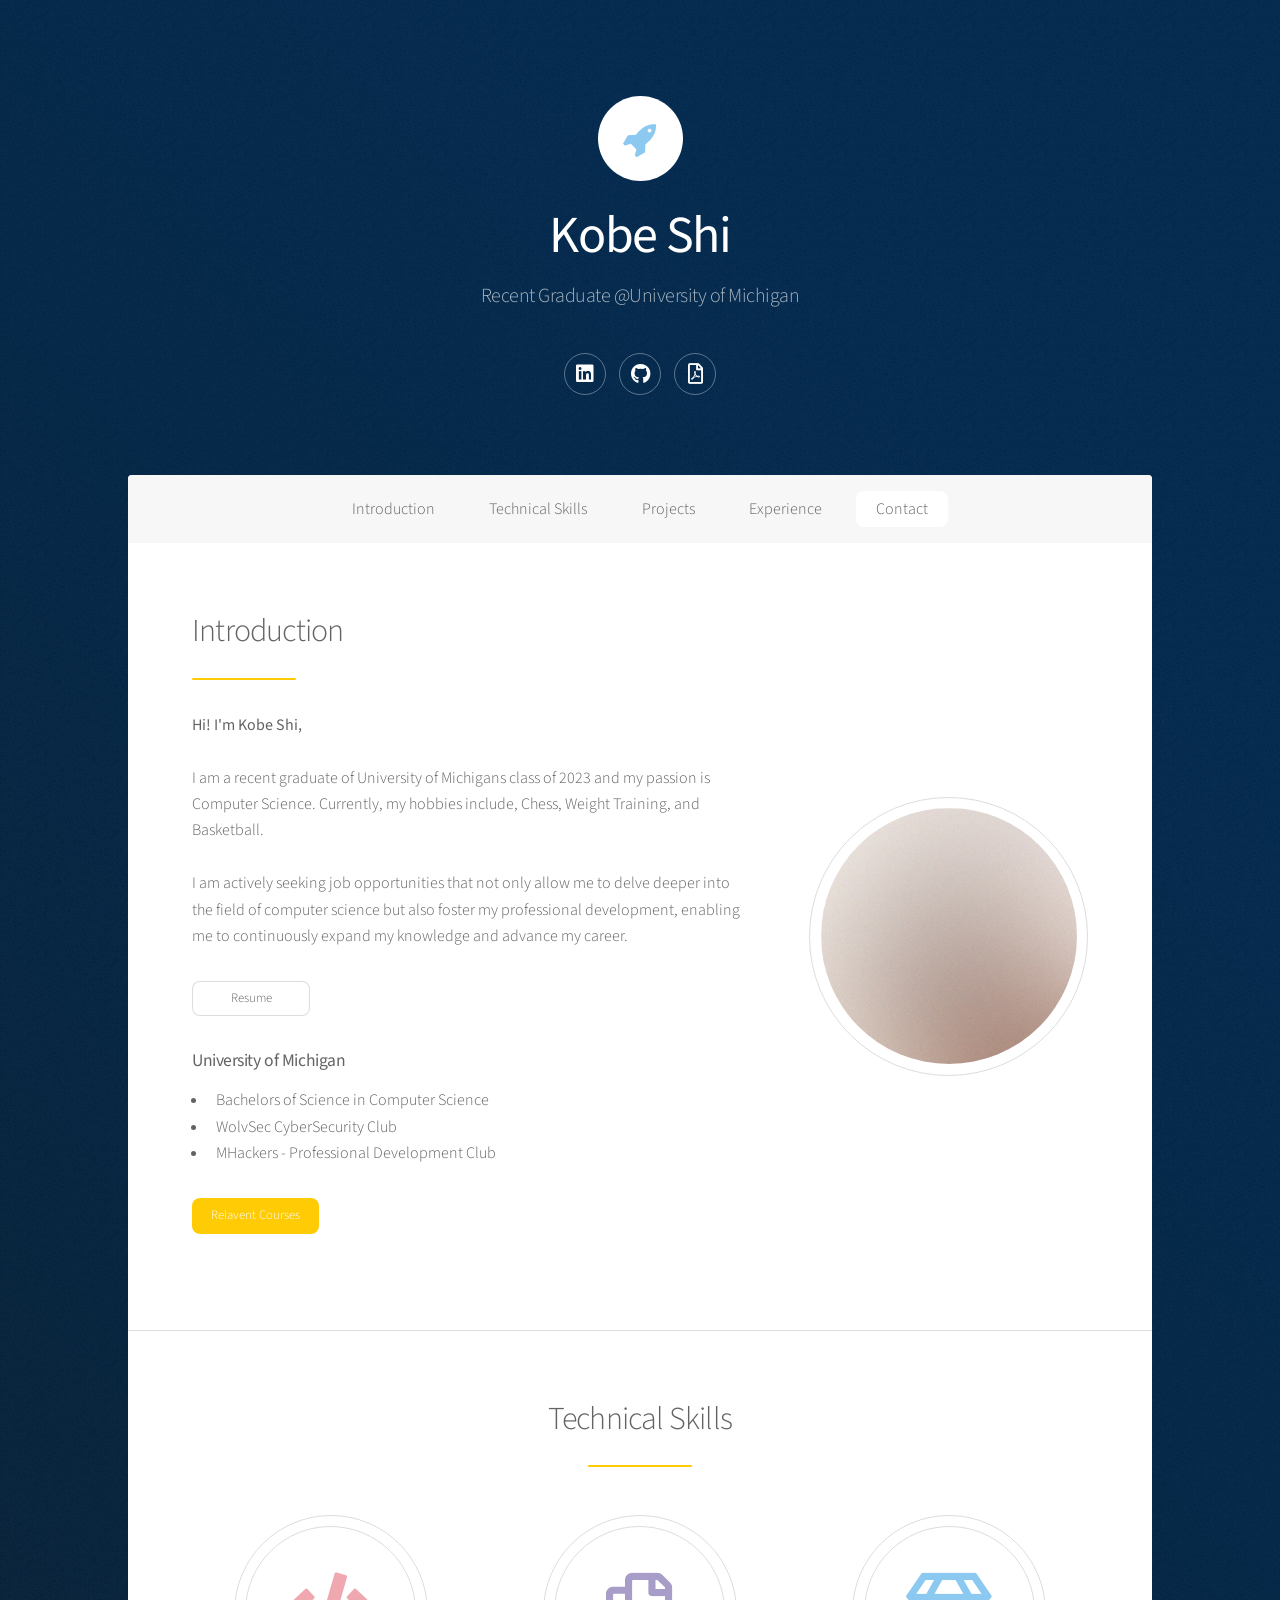
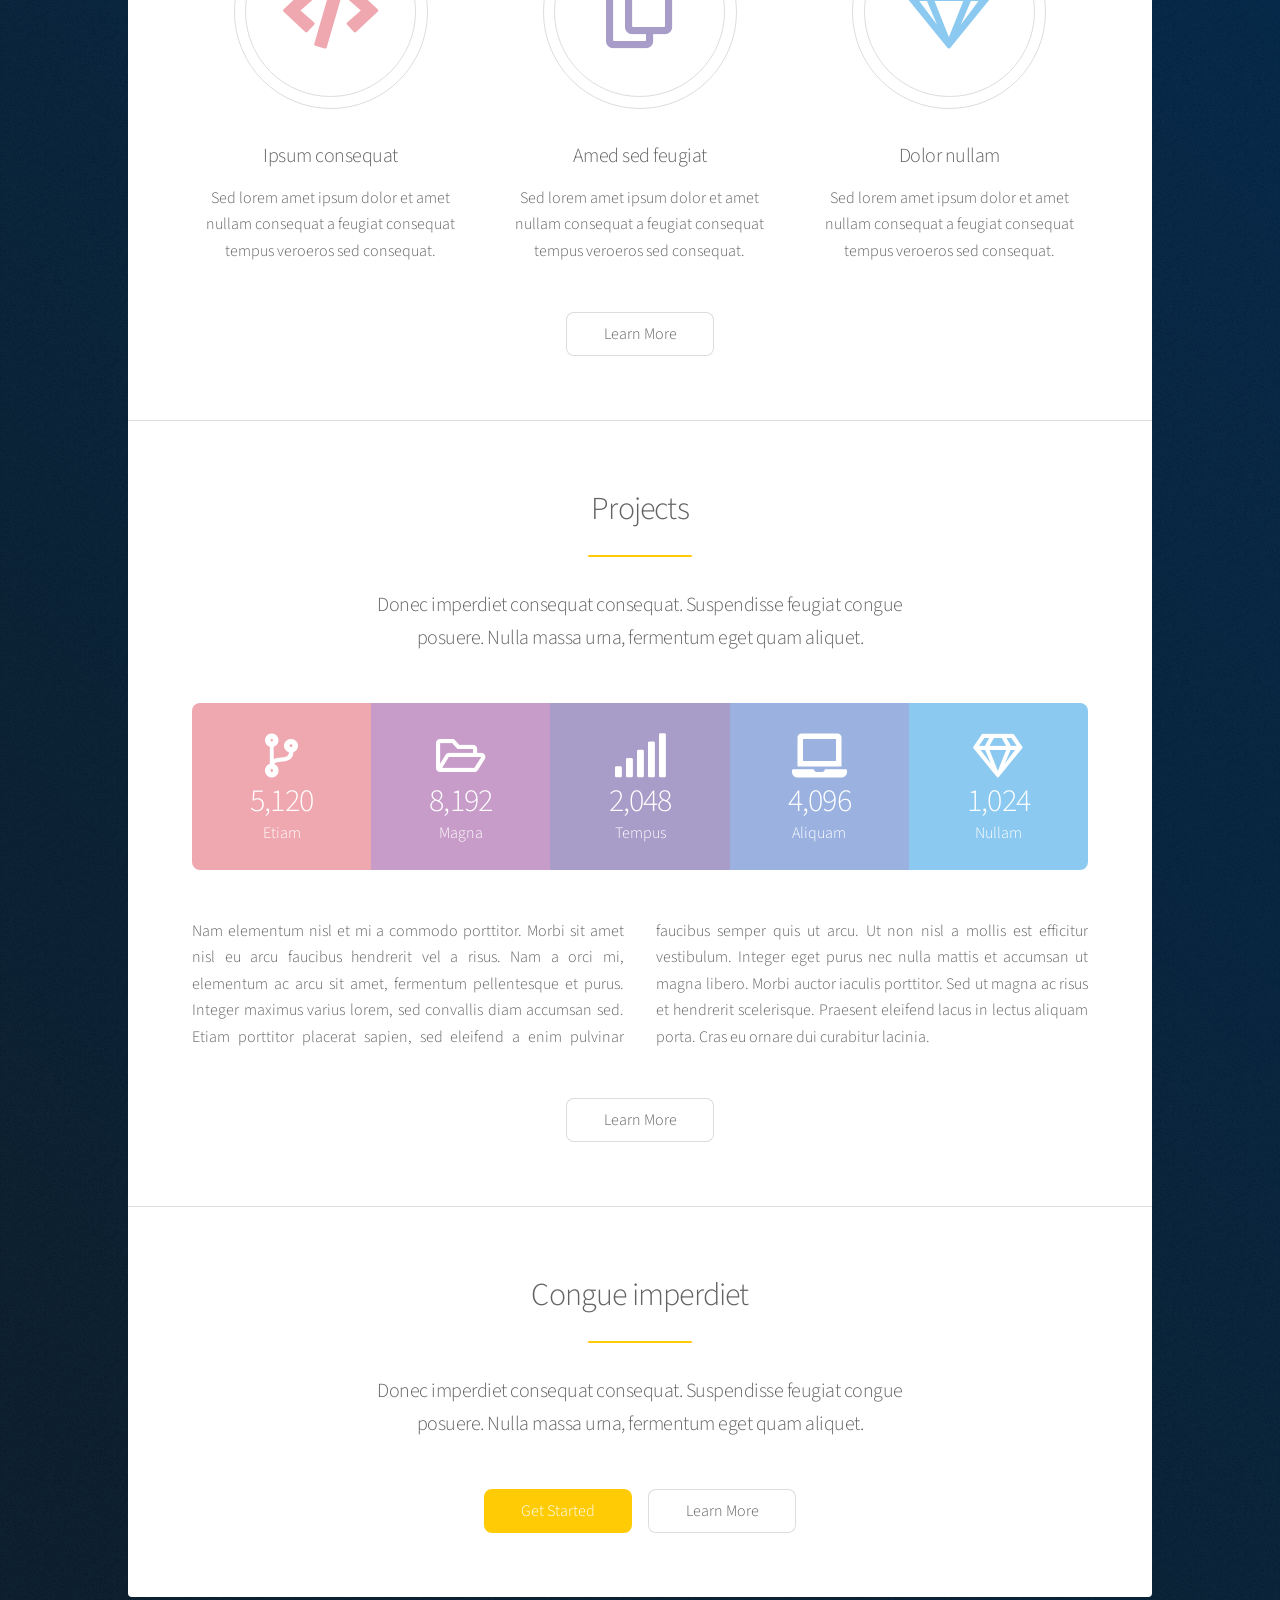
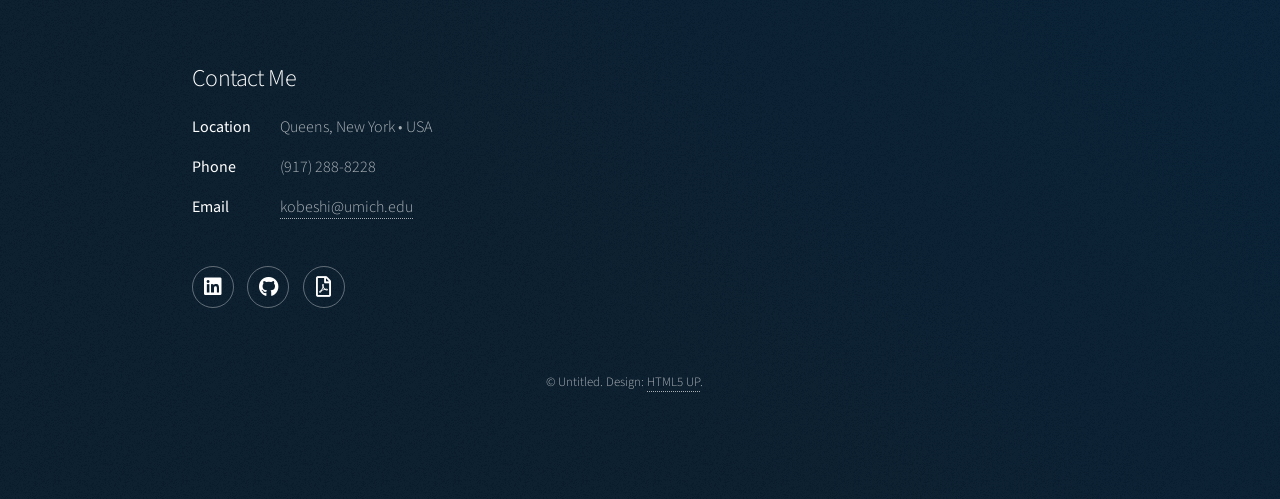
<file: index.html>
<!DOCTYPE HTML>
<!--
	Stellar by HTML5 UP
	html5up.net | @ajlkn
	Free for personal and commercial use under the CCA 3.0 license (html5up.net/license)
-->
<html>
	<head>
		<title>Personal</title>
		<meta charset="utf-8" />
		<meta name="viewport" content="width=device-width, initial-scale=1, user-scalable=no" />
		<link rel="stylesheet" href="assets/css/main.css" />
		<link href='https://unpkg.com/boxicons@2.1.4/css/boxicons.min.css' rel='stylesheet'>
		<noscript><link rel="stylesheet" href="assets/css/noscript.css" /></noscript>
	</head>
	<body class="is-preload">

		<!-- Wrapper -->
			<div id="wrapper">

				<!-- Header -->
					<header id="header" class="alt">
						<span class="logo"><img src="images/logo.svg" alt="" /></span>
						<h1><b>Kobe Shi</b></h1>
						<p>Recent Graduate @University of Michigan </p>
						<ul class="icons">
							<li><a href="https://www.linkedin.com/in/kobeshi/" target="_blank" class="icon brands fa-linkedin alt"><span class="label">LinkedIn</span></a></li>
							<li><a href="https://github.com/jkobeshi" target="_blank" class="icon brands fa-github alt"><span class="label">GitHub</span></a></li>
							<li><a href="Resume-1.0.pdf" target="_blank" class="icon minor fa-file-pdf alt"><span class="label">Resume</span></a></li>
						</ul>
					</header>

				<!-- Nav -->
					<nav id="nav">
						<ul>
							<li><a href="#intro" class="active">Introduction</a></li>
							<li><a href="#first">Technical Skills</a></li>
							<li><a href="#second">Projects</a></li>
							<li><a href="#third">Experience</a></li>
							<li><a href="#footer">Contact</a></li>
						</ul>
					</nav>

				<!-- Main -->
					<div id="main">

						<!-- Introduction -->
							<section id="intro" class="main">
								<div class="spotlight">
									<div class="content">
										<header class="major">
											<h2>Introduction</h2>
										</header>
										<p>
											<b>Hi! I'm Kobe Shi,</b><br><br>

											I am a recent graduate of University of Michigans class of 2023 and my passion is Computer Science.
										
											Currently, my hobbies include, Chess, Weight Training, and Basketball.<br><br>
	
											I am actively seeking job opportunities that not only allow me to delve deeper into 
											the field of computer science but also foster my professional development, enabling me to 
											continuously expand my knowledge and advance my career.
										</p>
										<ul class="actions">
											<li><a href="Resume-1.0.pdf" target="_blank" class="button small">Resume</a></li>
										</ul>
										<section>
											<h4><b>University of Michigan</b></h4>
											<ul>
												<li>Bachelors of Science in Computer Science</li>
												<li>WolvSec CyberSecurity Club</li>
												<li>MHackers - Professional Development Club</li>
											</ul>	
											<ul class="actions">
												<li><a href="generic.html" class="primary button small">Relavent Courses</a></li>
											</ul>
										</section>
										
									</div>
									<span class="image"><img src="images/pic01.jpg" alt="" /></span>
								</div>
							</section>

						<!-- First Section -->
							<section id="first" class="main special">
								<header class="major">
									<h2>Technical Skills</h2>
								</header>
								<ul class="features">
									<li>
										<span class="icon solid major style1 fa-code"></span>
										<h3>Ipsum consequat</h3>
										<p>Sed lorem amet ipsum dolor et amet nullam consequat a feugiat consequat tempus veroeros sed consequat.</p>
									</li>
									<li>
										<span class="icon major style3 fa-copy"></span>
										<h3>Amed sed feugiat</h3>
										<p>Sed lorem amet ipsum dolor et amet nullam consequat a feugiat consequat tempus veroeros sed consequat.</p>
									</li>
									<li>
										<span class="icon major style5 fa-gem"></span>
										<h3>Dolor nullam</h3>
										<p>Sed lorem amet ipsum dolor et amet nullam consequat a feugiat consequat tempus veroeros sed consequat.</p>
									</li>
								</ul>
								<footer class="major">
									<ul class="actions special">
										<li><a href="generic.html" class="button">Learn More</a></li>
									</ul>
								</footer>
							</section>

						<!-- Second Section -->
							<section id="second" class="main special">
								<header class="major">
									<h2>Projects</h2>
									<p>Donec imperdiet consequat consequat. Suspendisse feugiat congue<br />
									posuere. Nulla massa urna, fermentum eget quam aliquet.</p>
								</header>
								<ul class="statistics">
									<li class="style1">
										<span class="icon solid fa-code-branch"></span>
										<strong>5,120</strong> Etiam
									</li>
									<li class="style2">
										<span class="icon fa-folder-open"></span>
										<strong>8,192</strong> Magna
									</li>
									<li class="style3">
										<span class="icon solid fa-signal"></span>
										<strong>2,048</strong> Tempus
									</li>
									<li class="style4">
										<span class="icon solid fa-laptop"></span>
										<strong>4,096</strong> Aliquam
									</li>
									<li class="style5">
										<span class="icon fa-gem"></span>
										<strong>1,024</strong> Nullam
									</li>
								</ul>
								<p class="content">Nam elementum nisl et mi a commodo porttitor. Morbi sit amet nisl eu arcu faucibus hendrerit vel a risus. Nam a orci mi, elementum ac arcu sit amet, fermentum pellentesque et purus. Integer maximus varius lorem, sed convallis diam accumsan sed. Etiam porttitor placerat sapien, sed eleifend a enim pulvinar faucibus semper quis ut arcu. Ut non nisl a mollis est efficitur vestibulum. Integer eget purus nec nulla mattis et accumsan ut magna libero. Morbi auctor iaculis porttitor. Sed ut magna ac risus et hendrerit scelerisque. Praesent eleifend lacus in lectus aliquam porta. Cras eu ornare dui curabitur lacinia.</p>
								<footer class="major">
									<ul class="actions special">
										<li><a href="generic.html" class="button">Learn More</a></li>
									</ul>
								</footer>
							</section>

						<!-- Get Started -->
							<section id="third" class="main special">
								<header class="major">
									<h2>Congue imperdiet</h2>
									<p>Donec imperdiet consequat consequat. Suspendisse feugiat congue<br />
									posuere. Nulla massa urna, fermentum eget quam aliquet.</p>
								</header>
								<footer class="major">
									<ul class="actions special">
										<li><a href="generic.html" class="button primary">Get Started</a></li>
										<li><a href="generic.html" class="button">Learn More</a></li>
									</ul>
								</footer>
							</section>

					</div>

				<!-- Footer -->
					<footer id="footer">
						<section>
							<h2>Contact Me</h2>
							<dl class="alt">
								<dt>Location</dt>
								<dd>Queens, New York &bull; USA</dd>
								<dt>Phone</dt>
								<dd>(917) 288-8228</dd>
								<dt>Email</dt>
								<dd><a href="mailto: kobeshi@umich.edu">kobeshi@umich.edu</a></dd>
							</dl>
							<ul class="icons">
								<li><a href="https://www.linkedin.com/in/kobeshi/" target="_blank" class="icon brands fa-linkedin alt"><span class="label">LinkedIn</span></a></li>
								<li><a href="https://github.com/jkobeshi" target="_blank" class="icon brands fa-github alt"><span class="label">GitHub</span></a></li>
								<li><a href="Resume-1.0.pdf" target="_blank" class="icon minor fa-file-pdf alt"><span class="label">Resume</span></a></li>
							</ul>
						</section>
						<p class="copyright">&copy; Untitled. Design: <a href="https://html5up.net">HTML5 UP</a>.</p>
					</footer>

			</div>

		<!-- Scripts -->
			<script src="assets/js/jquery.min.js"></script>
			<script src="assets/js/jquery.scrollex.min.js"></script>
			<script src="assets/js/jquery.scrolly.min.js"></script>
			<script src="assets/js/browser.min.js"></script>
			<script src="assets/js/breakpoints.min.js"></script>
			<script src="assets/js/util.js"></script>
			<script src="assets/js/main.js"></script>

	</body>
</html>
</file>
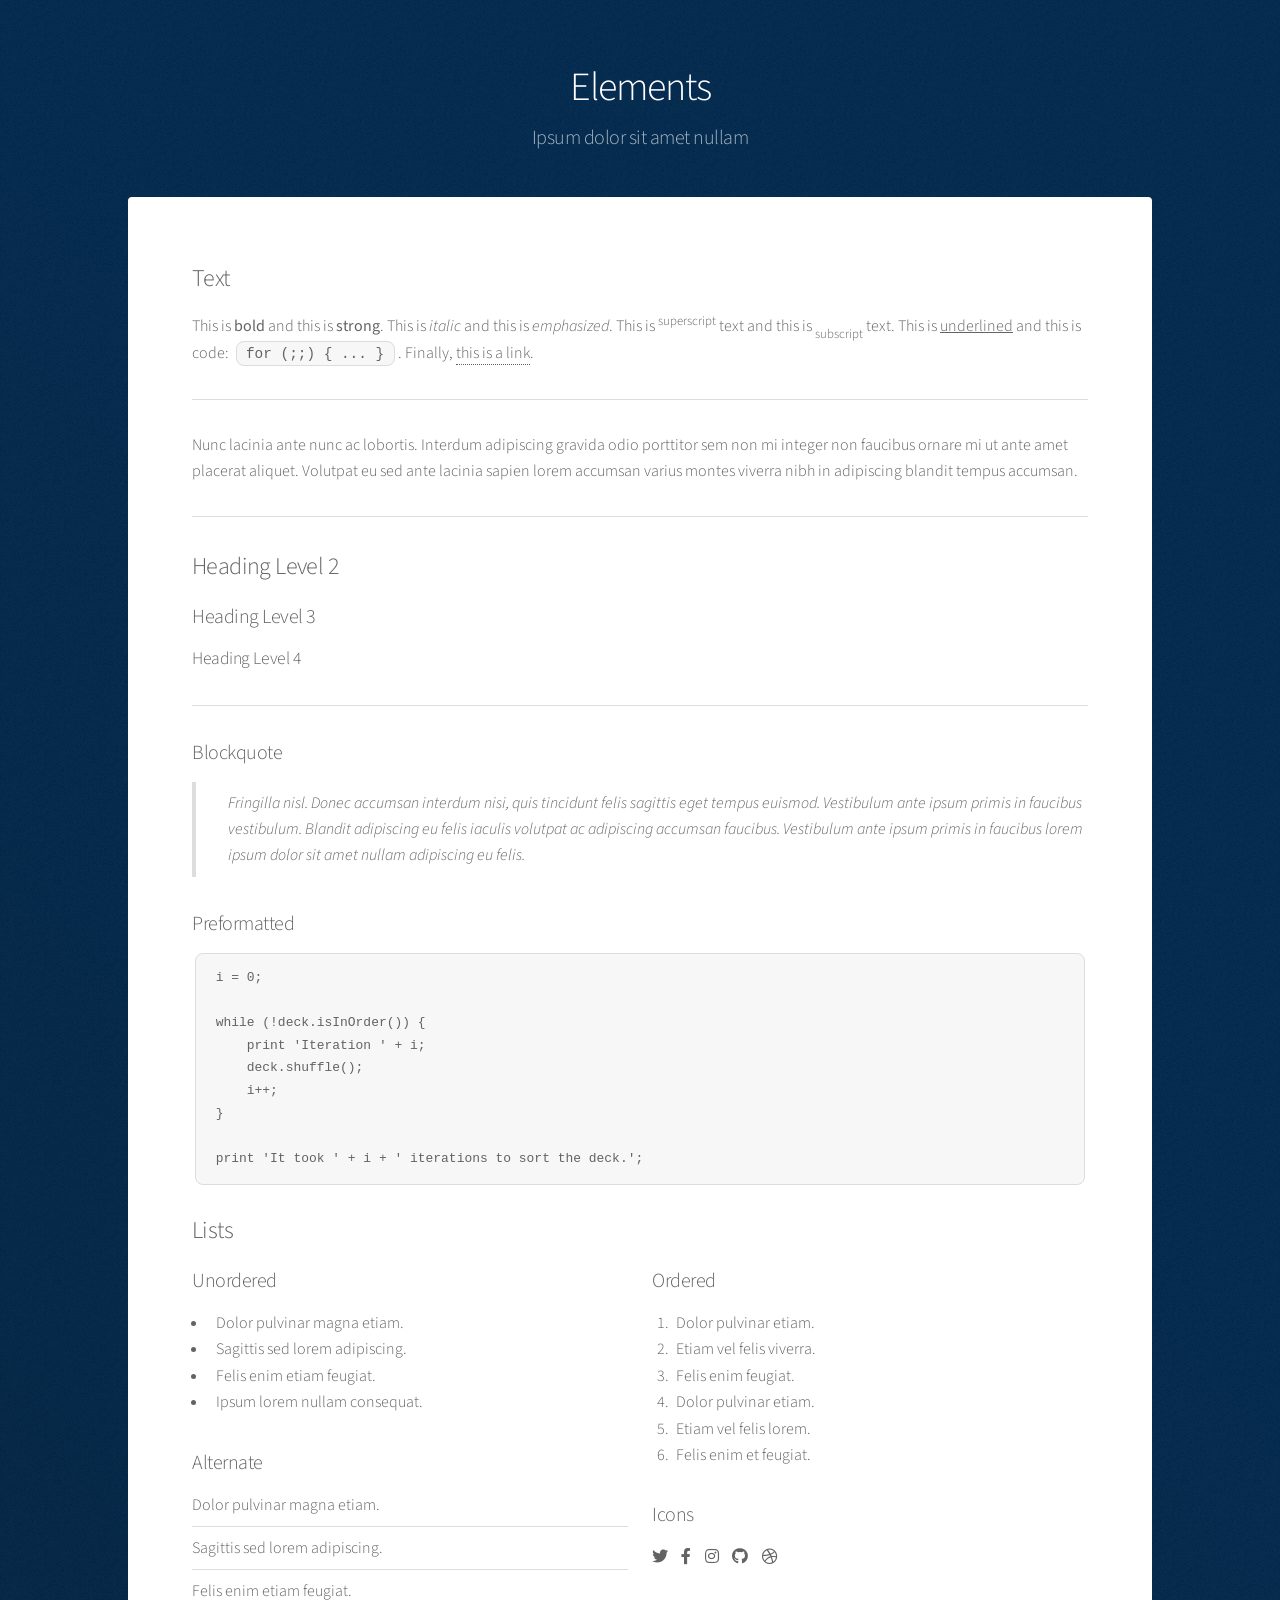
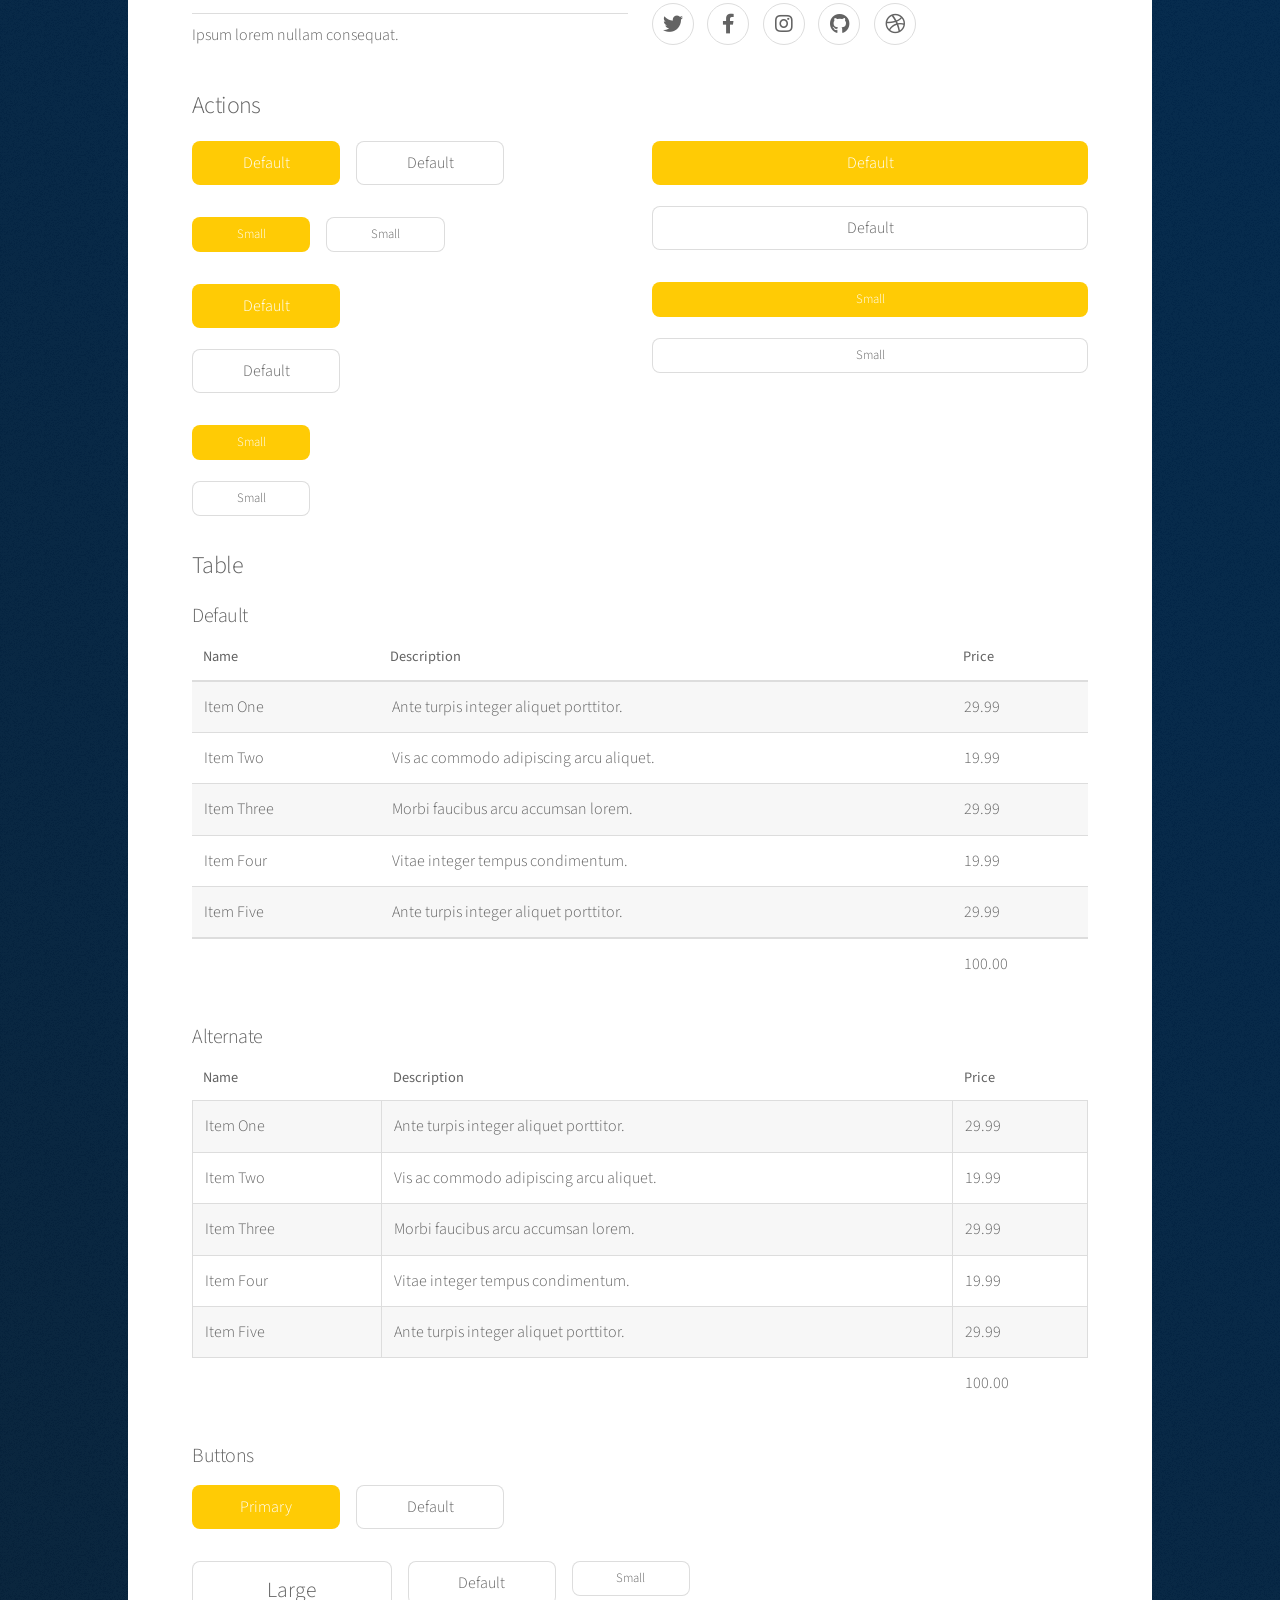
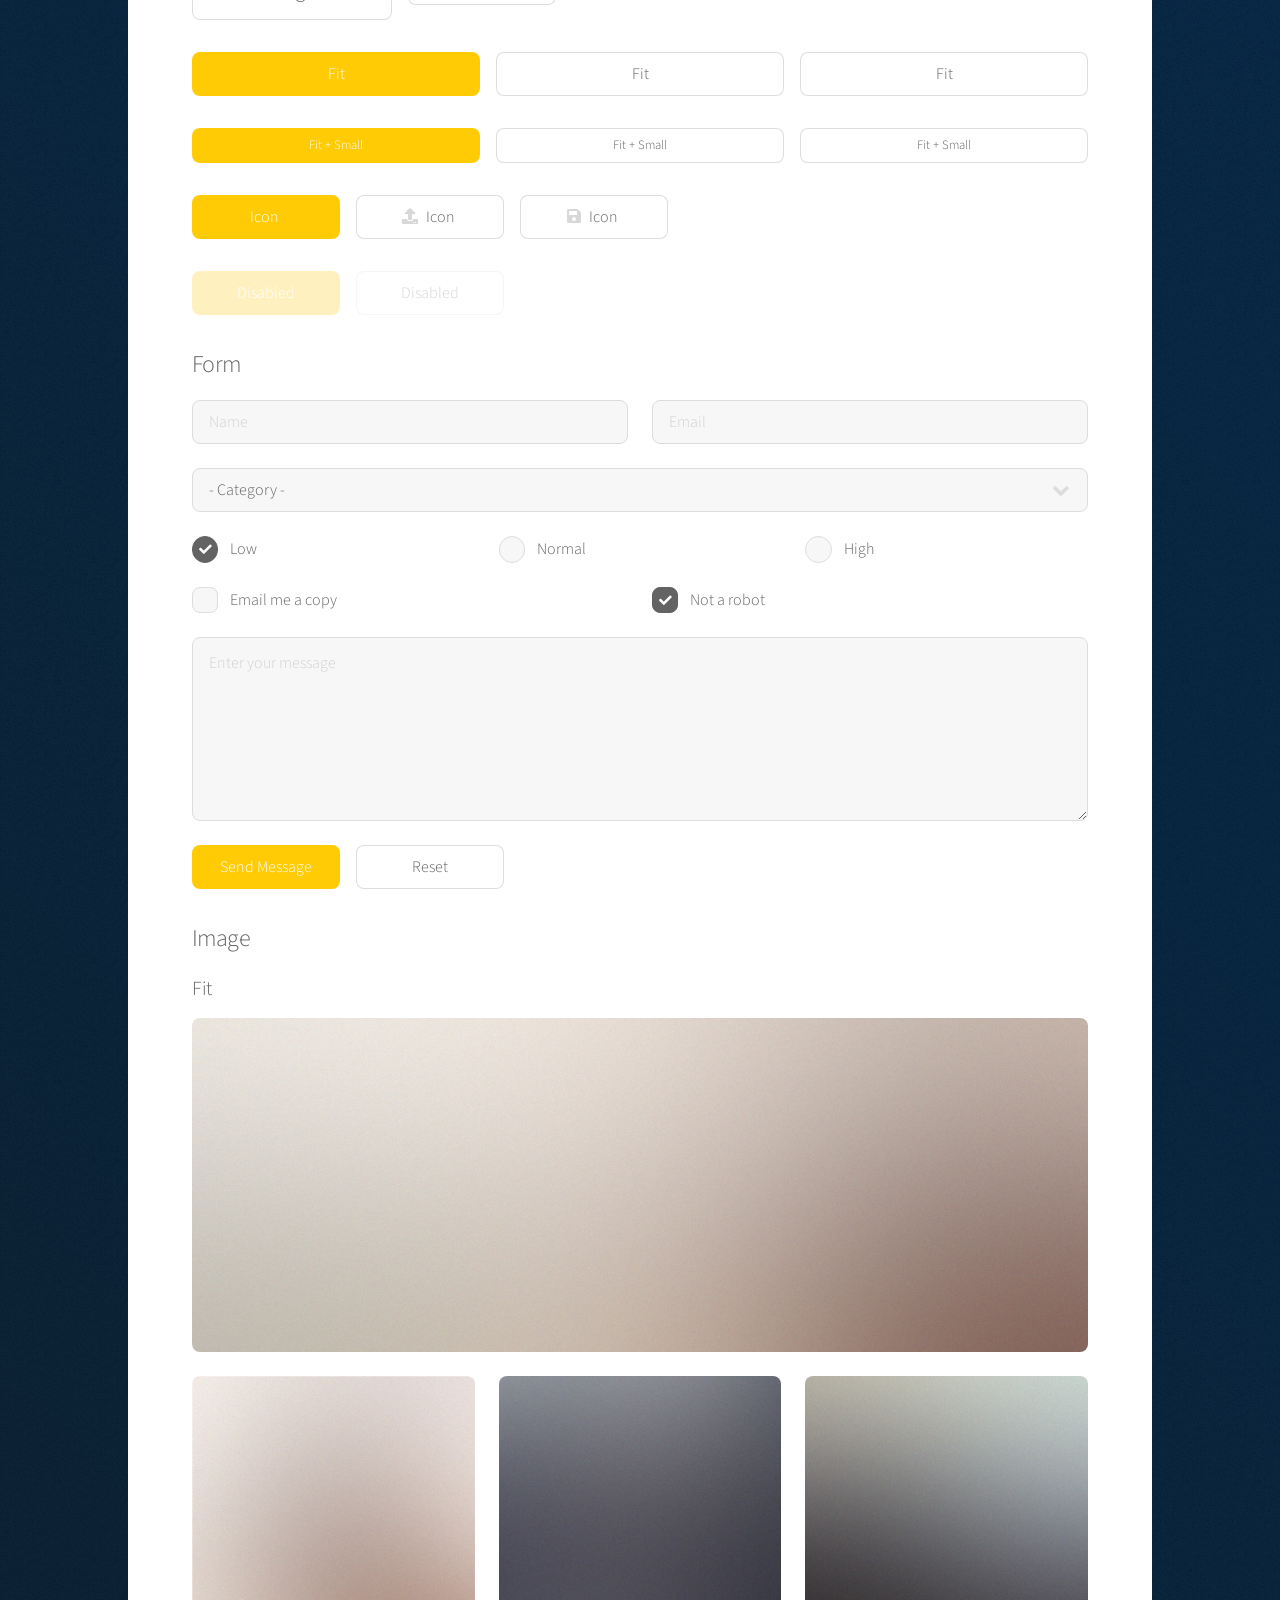
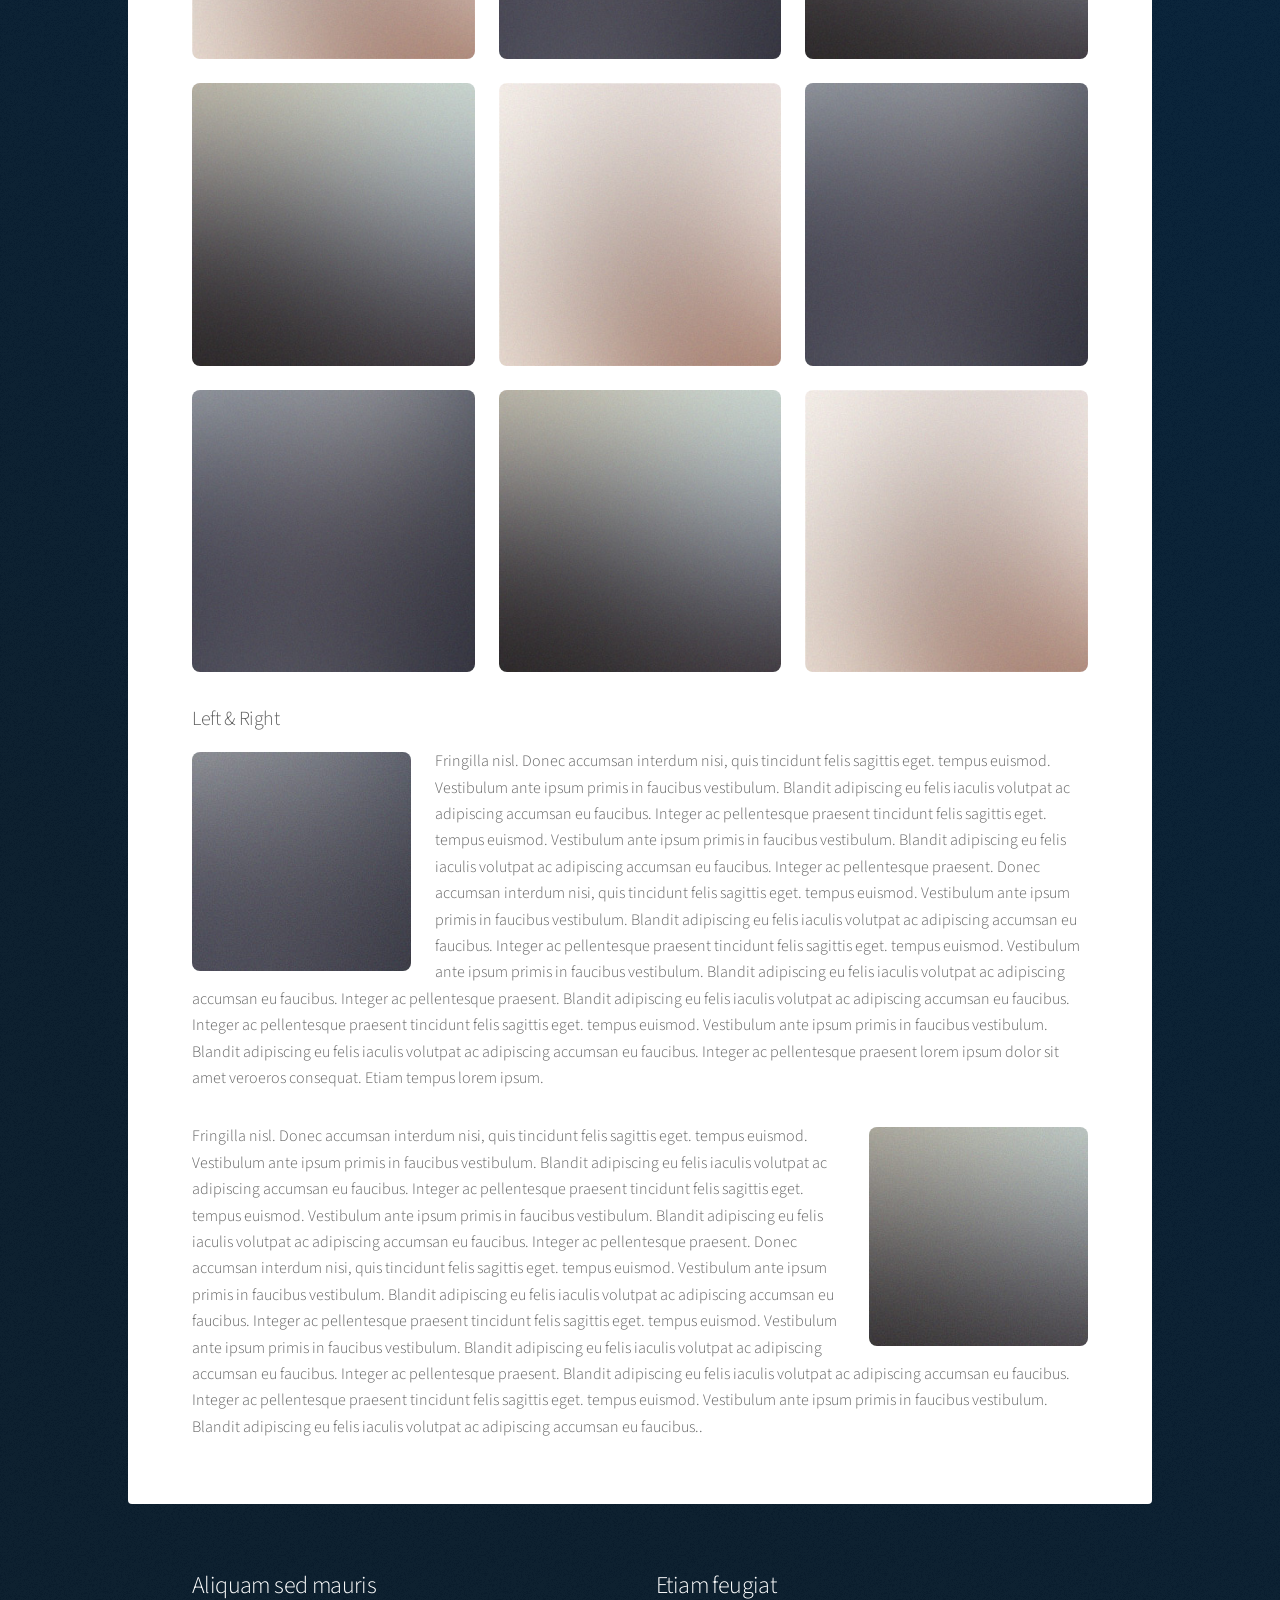
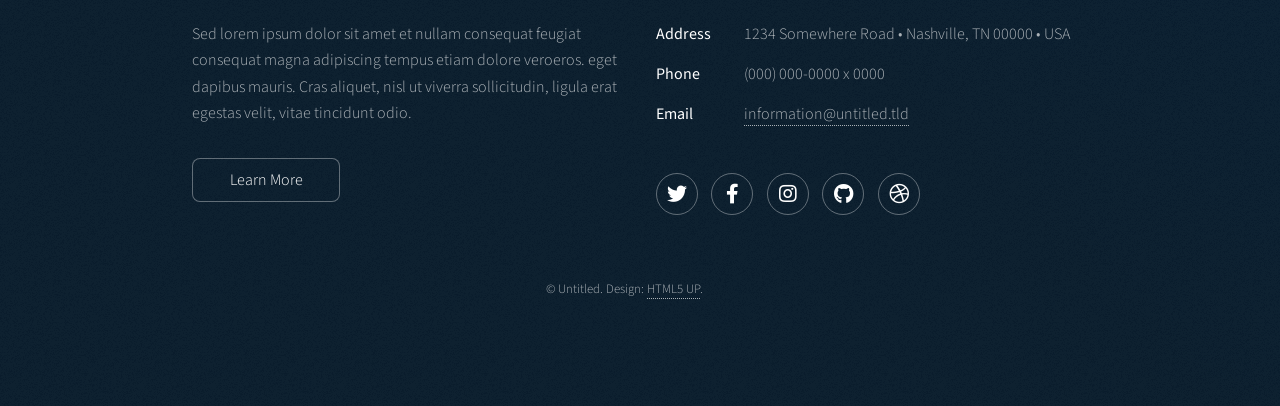
<file: elements.html>
<!DOCTYPE HTML>
<!--
	Stellar by HTML5 UP
	html5up.net | @ajlkn
	Free for personal and commercial use under the CCA 3.0 license (html5up.net/license)
-->
<html>
	<head>
		<title>Elements - Stellar by HTML5 UP</title>
		<meta charset="utf-8" />
		<meta name="viewport" content="width=device-width, initial-scale=1, user-scalable=no" />
		<link rel="stylesheet" href="assets/css/main.css" />
		<noscript><link rel="stylesheet" href="assets/css/noscript.css" /></noscript>
	</head>
	<body class="is-preload">

		<!-- Wrapper -->
			<div id="wrapper">

				<!-- Header -->
					<header id="header">
						<h1>Elements</h1>
						<p>Ipsum dolor sit amet nullam</p>
					</header>

				<!-- Main -->
					<div id="main">

						<!-- Content -->
							<section id="content" class="main">

								<!-- Text -->
									<section>
										<h2>Text</h2>
										<p>This is <b>bold</b> and this is <strong>strong</strong>. This is <i>italic</i> and this is <em>emphasized</em>.
										This is <sup>superscript</sup> text and this is <sub>subscript</sub> text.
										This is <u>underlined</u> and this is code: <code>for (;;) { ... }</code>. Finally, <a href="#">this is a link</a>.</p>
										<hr />
										<p>Nunc lacinia ante nunc ac lobortis. Interdum adipiscing gravida odio porttitor sem non mi integer non faucibus ornare mi ut ante amet placerat aliquet. Volutpat eu sed ante lacinia sapien lorem accumsan varius montes viverra nibh in adipiscing blandit tempus accumsan.</p>
										<hr />
										<h2>Heading Level 2</h2>
										<h3>Heading Level 3</h3>
										<h4>Heading Level 4</h4>
										<hr />
										<h3>Blockquote</h3>
										<blockquote>Fringilla nisl. Donec accumsan interdum nisi, quis tincidunt felis sagittis eget tempus euismod. Vestibulum ante ipsum primis in faucibus vestibulum. Blandit adipiscing eu felis iaculis volutpat ac adipiscing accumsan faucibus. Vestibulum ante ipsum primis in faucibus lorem ipsum dolor sit amet nullam adipiscing eu felis.</blockquote>
										<h3>Preformatted</h3>
										<pre><code>i = 0;

while (!deck.isInOrder()) {
    print 'Iteration ' + i;
    deck.shuffle();
    i++;
}

print 'It took ' + i + ' iterations to sort the deck.';</code></pre>
									</section>

								<!-- Lists -->
									<section>
										<h2>Lists</h2>
										<div class="row">
											<div class="col-6 col-12-medium">
												<h3>Unordered</h3>
												<ul>
													<li>Dolor pulvinar magna etiam.</li>
													<li>Sagittis sed lorem adipiscing.</li>
													<li>Felis enim etiam feugiat.</li>
													<li>Ipsum lorem nullam consequat.</li>
												</ul>
												<h3>Alternate</h3>
												<ul class="alt">
													<li>Dolor pulvinar magna etiam.</li>
													<li>Sagittis sed lorem adipiscing.</li>
													<li>Felis enim etiam feugiat.</li>
													<li>Ipsum lorem nullam consequat.</li>
												</ul>
											</div>
											<div class="col-6 col-12-medium">
												<h3>Ordered</h3>
												<ol>
													<li>Dolor pulvinar etiam.</li>
													<li>Etiam vel felis viverra.</li>
													<li>Felis enim feugiat.</li>
													<li>Dolor pulvinar etiam.</li>
													<li>Etiam vel felis lorem.</li>
													<li>Felis enim et feugiat.</li>
												</ol>
												<h3>Icons</h3>
												<ul class="icons">
													<li><a href="#" class="icon brands fa-twitter"><span class="label">Twitter</span></a></li>
													<li><a href="#" class="icon brands fa-facebook-f"><span class="label">Facebook</span></a></li>
													<li><a href="#" class="icon brands fa-instagram"><span class="label">Instagram</span></a></li>
													<li><a href="#" class="icon brands fa-github"><span class="label">GitHub</span></a></li>
													<li><a href="#" class="icon brands fa-dribbble"><span class="label">Dribbble</span></a></li>
												</ul>
												<ul class="icons">
													<li><a href="#" class="icon brands alt fa-twitter"><span class="label">Twitter</span></a></li>
													<li><a href="#" class="icon brands alt fa-facebook-f"><span class="label">Facebook</span></a></li>
													<li><a href="#" class="icon brands alt fa-instagram"><span class="label">Instagram</span></a></li>
													<li><a href="#" class="icon brands alt fa-github"><span class="label">GitHub</span></a></li>
													<li><a href="#" class="icon brands alt fa-dribbble"><span class="label">Dribbble</span></a></li>
												</ul>
											</div>
										</div>
										<h2>Actions</h2>
										<div class="row">
											<div class="col-6 col-12-medium">
												<ul class="actions">
													<li><a href="#" class="button primary">Default</a></li>
													<li><a href="#" class="button">Default</a></li>
												</ul>
												<ul class="actions small">
													<li><a href="#" class="button primary small">Small</a></li>
													<li><a href="#" class="button small">Small</a></li>
												</ul>
												<ul class="actions stacked">
													<li><a href="#" class="button primary">Default</a></li>
													<li><a href="#" class="button">Default</a></li>
												</ul>
												<ul class="actions stacked">
													<li><a href="#" class="button primary small">Small</a></li>
													<li><a href="#" class="button small">Small</a></li>
												</ul>
											</div>
											<div class="col-6 col-12-medium">
												<ul class="actions stacked">
													<li><a href="#" class="button primary fit">Default</a></li>
													<li><a href="#" class="button fit">Default</a></li>
												</ul>
												<ul class="actions stacked">
													<li><a href="#" class="button primary small fit">Small</a></li>
													<li><a href="#" class="button small fit">Small</a></li>
												</ul>
											</div>
										</div>
									</section>

								<!-- Table -->
									<section>
										<h2>Table</h2>
										<h3>Default</h3>
										<div class="table-wrapper">
											<table>
												<thead>
													<tr>
														<th>Name</th>
														<th>Description</th>
														<th>Price</th>
													</tr>
												</thead>
												<tbody>
													<tr>
														<td>Item One</td>
														<td>Ante turpis integer aliquet porttitor.</td>
														<td>29.99</td>
													</tr>
													<tr>
														<td>Item Two</td>
														<td>Vis ac commodo adipiscing arcu aliquet.</td>
														<td>19.99</td>
													</tr>
													<tr>
														<td>Item Three</td>
														<td> Morbi faucibus arcu accumsan lorem.</td>
														<td>29.99</td>
													</tr>
													<tr>
														<td>Item Four</td>
														<td>Vitae integer tempus condimentum.</td>
														<td>19.99</td>
													</tr>
													<tr>
														<td>Item Five</td>
														<td>Ante turpis integer aliquet porttitor.</td>
														<td>29.99</td>
													</tr>
												</tbody>
												<tfoot>
													<tr>
														<td colspan="2"></td>
														<td>100.00</td>
													</tr>
												</tfoot>
											</table>
										</div>

										<h3>Alternate</h3>
										<div class="table-wrapper">
											<table class="alt">
												<thead>
													<tr>
														<th>Name</th>
														<th>Description</th>
														<th>Price</th>
													</tr>
												</thead>
												<tbody>
													<tr>
														<td>Item One</td>
														<td>Ante turpis integer aliquet porttitor.</td>
														<td>29.99</td>
													</tr>
													<tr>
														<td>Item Two</td>
														<td>Vis ac commodo adipiscing arcu aliquet.</td>
														<td>19.99</td>
													</tr>
													<tr>
														<td>Item Three</td>
														<td> Morbi faucibus arcu accumsan lorem.</td>
														<td>29.99</td>
													</tr>
													<tr>
														<td>Item Four</td>
														<td>Vitae integer tempus condimentum.</td>
														<td>19.99</td>
													</tr>
													<tr>
														<td>Item Five</td>
														<td>Ante turpis integer aliquet porttitor.</td>
														<td>29.99</td>
													</tr>
												</tbody>
												<tfoot>
													<tr>
														<td colspan="2"></td>
														<td>100.00</td>
													</tr>
												</tfoot>
											</table>
										</div>
									</section>

								<!-- Buttons -->
									<section>
										<h3>Buttons</h3>
										<ul class="actions">
											<li><a href="#" class="button primary">Primary</a></li>
											<li><a href="#" class="button">Default</a></li>
										</ul>
										<ul class="actions">
											<li><a href="#" class="button large">Large</a></li>
											<li><a href="#" class="button">Default</a></li>
											<li><a href="#" class="button small">Small</a></li>
										</ul>
										<ul class="actions fit">
											<li><a href="#" class="button primary fit">Fit</a></li>
											<li><a href="#" class="button fit">Fit</a></li>
											<li><a href="#" class="button fit">Fit</a></li>
										</ul>
										<ul class="actions fit small">
											<li><a href="#" class="button primary fit small">Fit + Small</a></li>
											<li><a href="#" class="button fit small">Fit + Small</a></li>
											<li><a href="#" class="button fit small">Fit + Small</a></li>
										</ul>
										<ul class="actions">
											<li><a href="#" class="button primary icon solidfa-download">Icon</a></li>
											<li><a href="#" class="button icon solid fa-upload">Icon</a></li>
											<li><a href="#" class="button icon solid fa-save">Icon</a></li>
										</ul>
										<ul class="actions">
											<li><span class="button primary disabled">Disabled</span></li>
											<li><span class="button disabled">Disabled</span></li>
										</ul>
									</section>

								<!-- Form -->
									<section>
										<h2>Form</h2>
										<form method="post" action="#">
											<div class="row gtr-uniform">
												<div class="col-6 col-12-xsmall">
													<input type="text" name="demo-name" id="demo-name" value="" placeholder="Name" />
												</div>
												<div class="col-6 col-12-xsmall">
													<input type="email" name="demo-email" id="demo-email" value="" placeholder="Email" />
												</div>
												<div class="col-12">
													<select name="demo-category" id="demo-category">
														<option value="">- Category -</option>
														<option value="1">Manufacturing</option>
														<option value="1">Shipping</option>
														<option value="1">Administration</option>
														<option value="1">Human Resources</option>
													</select>
												</div>
												<div class="col-4 col-12-small">
													<input type="radio" id="demo-priority-low" name="demo-priority" checked>
													<label for="demo-priority-low">Low</label>
												</div>
												<div class="col-4 col-12-small">
													<input type="radio" id="demo-priority-normal" name="demo-priority">
													<label for="demo-priority-normal">Normal</label>
												</div>
												<div class="col-4 col-12-small">
													<input type="radio" id="demo-priority-high" name="demo-priority">
													<label for="demo-priority-high">High</label>
												</div>
												<div class="col-6 col-12-small">
													<input type="checkbox" id="demo-copy" name="demo-copy">
													<label for="demo-copy">Email me a copy</label>
												</div>
												<div class="col-6 col-12-small">
													<input type="checkbox" id="demo-human" name="demo-human" checked>
													<label for="demo-human">Not a robot</label>
												</div>
												<div class="col-12">
													<textarea name="demo-message" id="demo-message" placeholder="Enter your message" rows="6"></textarea>
												</div>
												<div class="col-12">
													<ul class="actions">
														<li><input type="submit" value="Send Message" class="primary" /></li>
														<li><input type="reset" value="Reset" /></li>
													</ul>
												</div>
											</div>
										</form>
									</section>

								<!-- Image -->
									<section>
										<h2>Image</h2>
										<h3>Fit</h3>
										<div class="box alt">
											<div class="row gtr-uniform">
												<div class="col-12"><span class="image fit"><img src="images/pic04.jpg" alt="" /></span></div>
												<div class="col-4"><span class="image fit"><img src="images/pic01.jpg" alt="" /></span></div>
												<div class="col-4"><span class="image fit"><img src="images/pic02.jpg" alt="" /></span></div>
												<div class="col-4"><span class="image fit"><img src="images/pic03.jpg" alt="" /></span></div>
												<div class="col-4"><span class="image fit"><img src="images/pic03.jpg" alt="" /></span></div>
												<div class="col-4"><span class="image fit"><img src="images/pic01.jpg" alt="" /></span></div>
												<div class="col-4"><span class="image fit"><img src="images/pic02.jpg" alt="" /></span></div>
												<div class="col-4"><span class="image fit"><img src="images/pic02.jpg" alt="" /></span></div>
												<div class="col-4"><span class="image fit"><img src="images/pic03.jpg" alt="" /></span></div>
												<div class="col-4"><span class="image fit"><img src="images/pic01.jpg" alt="" /></span></div>
											</div>
										</div>
										<h3>Left &amp; Right</h3>
										<p><span class="image left"><img src="images/pic05.jpg" alt="" /></span>Fringilla nisl. Donec accumsan interdum nisi, quis tincidunt felis sagittis eget. tempus euismod. Vestibulum ante ipsum primis in faucibus vestibulum. Blandit adipiscing eu felis iaculis volutpat ac adipiscing accumsan eu faucibus. Integer ac pellentesque praesent tincidunt felis sagittis eget. tempus euismod. Vestibulum ante ipsum primis in faucibus vestibulum. Blandit adipiscing eu felis iaculis volutpat ac adipiscing accumsan eu faucibus. Integer ac pellentesque praesent. Donec accumsan interdum nisi, quis tincidunt felis sagittis eget. tempus euismod. Vestibulum ante ipsum primis in faucibus vestibulum. Blandit adipiscing eu felis iaculis volutpat ac adipiscing accumsan eu faucibus. Integer ac pellentesque praesent tincidunt felis sagittis eget. tempus euismod. Vestibulum ante ipsum primis in faucibus vestibulum. Blandit adipiscing eu felis iaculis volutpat ac adipiscing accumsan eu faucibus. Integer ac pellentesque praesent. Blandit adipiscing eu felis iaculis volutpat ac adipiscing accumsan eu faucibus. Integer ac pellentesque praesent tincidunt felis sagittis eget. tempus euismod. Vestibulum ante ipsum primis in faucibus vestibulum. Blandit adipiscing eu felis iaculis volutpat ac adipiscing accumsan eu faucibus. Integer ac pellentesque praesent lorem ipsum dolor sit amet veroeros consequat. Etiam tempus lorem ipsum.</p>
										<p><span class="image right"><img src="images/pic06.jpg" alt="" /></span>Fringilla nisl. Donec accumsan interdum nisi, quis tincidunt felis sagittis eget. tempus euismod. Vestibulum ante ipsum primis in faucibus vestibulum. Blandit adipiscing eu felis iaculis volutpat ac adipiscing accumsan eu faucibus. Integer ac pellentesque praesent tincidunt felis sagittis eget. tempus euismod. Vestibulum ante ipsum primis in faucibus vestibulum. Blandit adipiscing eu felis iaculis volutpat ac adipiscing accumsan eu faucibus. Integer ac pellentesque praesent. Donec accumsan interdum nisi, quis tincidunt felis sagittis eget. tempus euismod. Vestibulum ante ipsum primis in faucibus vestibulum. Blandit adipiscing eu felis iaculis volutpat ac adipiscing accumsan eu faucibus. Integer ac pellentesque praesent tincidunt felis sagittis eget. tempus euismod. Vestibulum ante ipsum primis in faucibus vestibulum. Blandit adipiscing eu felis iaculis volutpat ac adipiscing accumsan eu faucibus. Integer ac pellentesque praesent. Blandit adipiscing eu felis iaculis volutpat ac adipiscing accumsan eu faucibus. Integer ac pellentesque praesent tincidunt felis sagittis eget. tempus euismod. Vestibulum ante ipsum primis in faucibus vestibulum. Blandit adipiscing eu felis iaculis volutpat ac adipiscing accumsan eu faucibus..</p>
									</section>

							</section>

					</div>

				<!-- Footer -->
					<footer id="footer">
						<section>
							<h2>Aliquam sed mauris</h2>
							<p>Sed lorem ipsum dolor sit amet et nullam consequat feugiat consequat magna adipiscing tempus etiam dolore veroeros. eget dapibus mauris. Cras aliquet, nisl ut viverra sollicitudin, ligula erat egestas velit, vitae tincidunt odio.</p>
							<ul class="actions">
								<li><a href="#" class="button">Learn More</a></li>
							</ul>
						</section>
						<section>
							<h2>Etiam feugiat</h2>
							<dl class="alt">
								<dt>Address</dt>
								<dd>1234 Somewhere Road &bull; Nashville, TN 00000 &bull; USA</dd>
								<dt>Phone</dt>
								<dd>(000) 000-0000 x 0000</dd>
								<dt>Email</dt>
								<dd><a href="#">information@untitled.tld</a></dd>
							</dl>
							<ul class="icons">
								<li><a href="#" class="icon brands fa-twitter alt"><span class="label">Twitter</span></a></li>
								<li><a href="#" class="icon brands fa-facebook-f alt"><span class="label">Facebook</span></a></li>
								<li><a href="#" class="icon brands fa-instagram alt"><span class="label">Instagram</span></a></li>
								<li><a href="#" class="icon brands fa-github alt"><span class="label">GitHub</span></a></li>
								<li><a href="#" class="icon brands fa-dribbble alt"><span class="label">Dribbble</span></a></li>
							</ul>
						</section>
						<p class="copyright">&copy; Untitled. Design: <a href="https://html5up.net">HTML5 UP</a>.</p>
					</footer>

			</div>

		<!-- Scripts -->
			<script src="assets/js/jquery.min.js"></script>
			<script src="assets/js/jquery.scrollex.min.js"></script>
			<script src="assets/js/jquery.scrolly.min.js"></script>
			<script src="assets/js/browser.min.js"></script>
			<script src="assets/js/breakpoints.min.js"></script>
			<script src="assets/js/util.js"></script>
			<script src="assets/js/main.js"></script>

	</body>
</html>
</file>
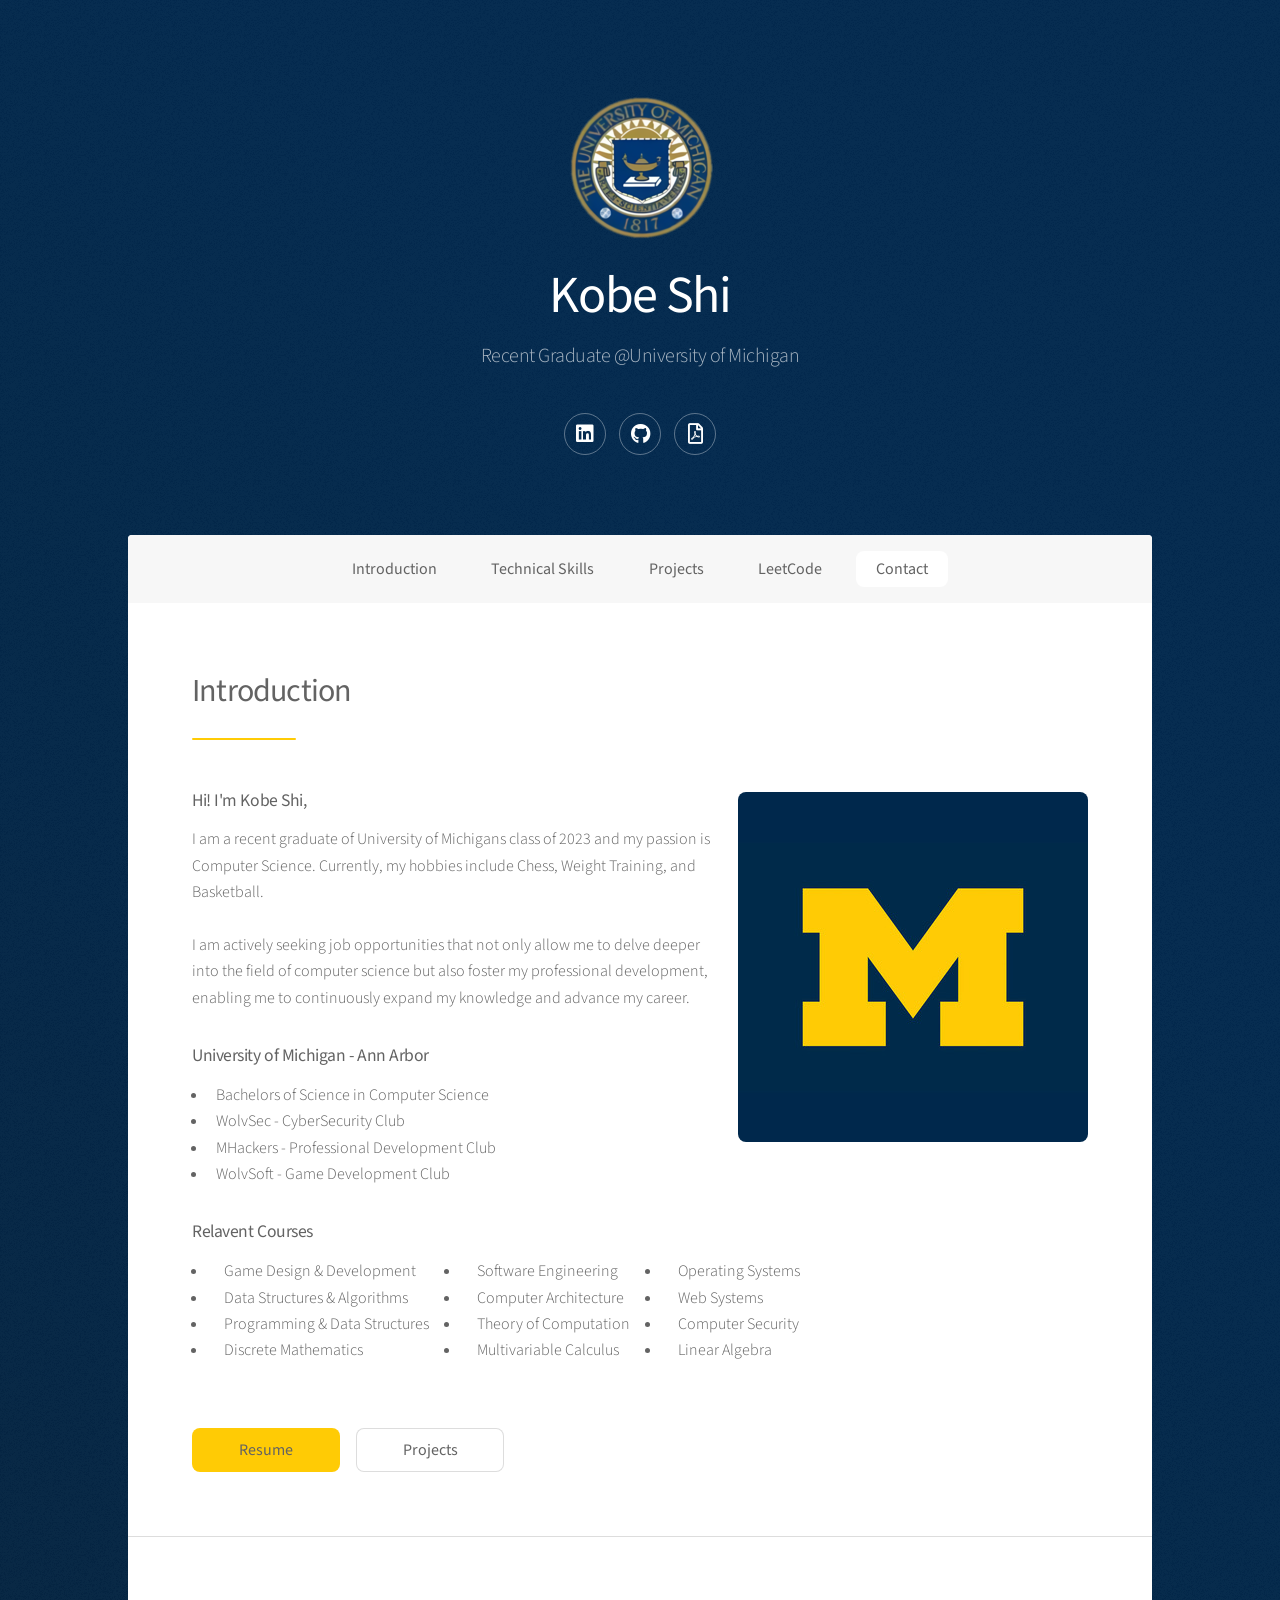
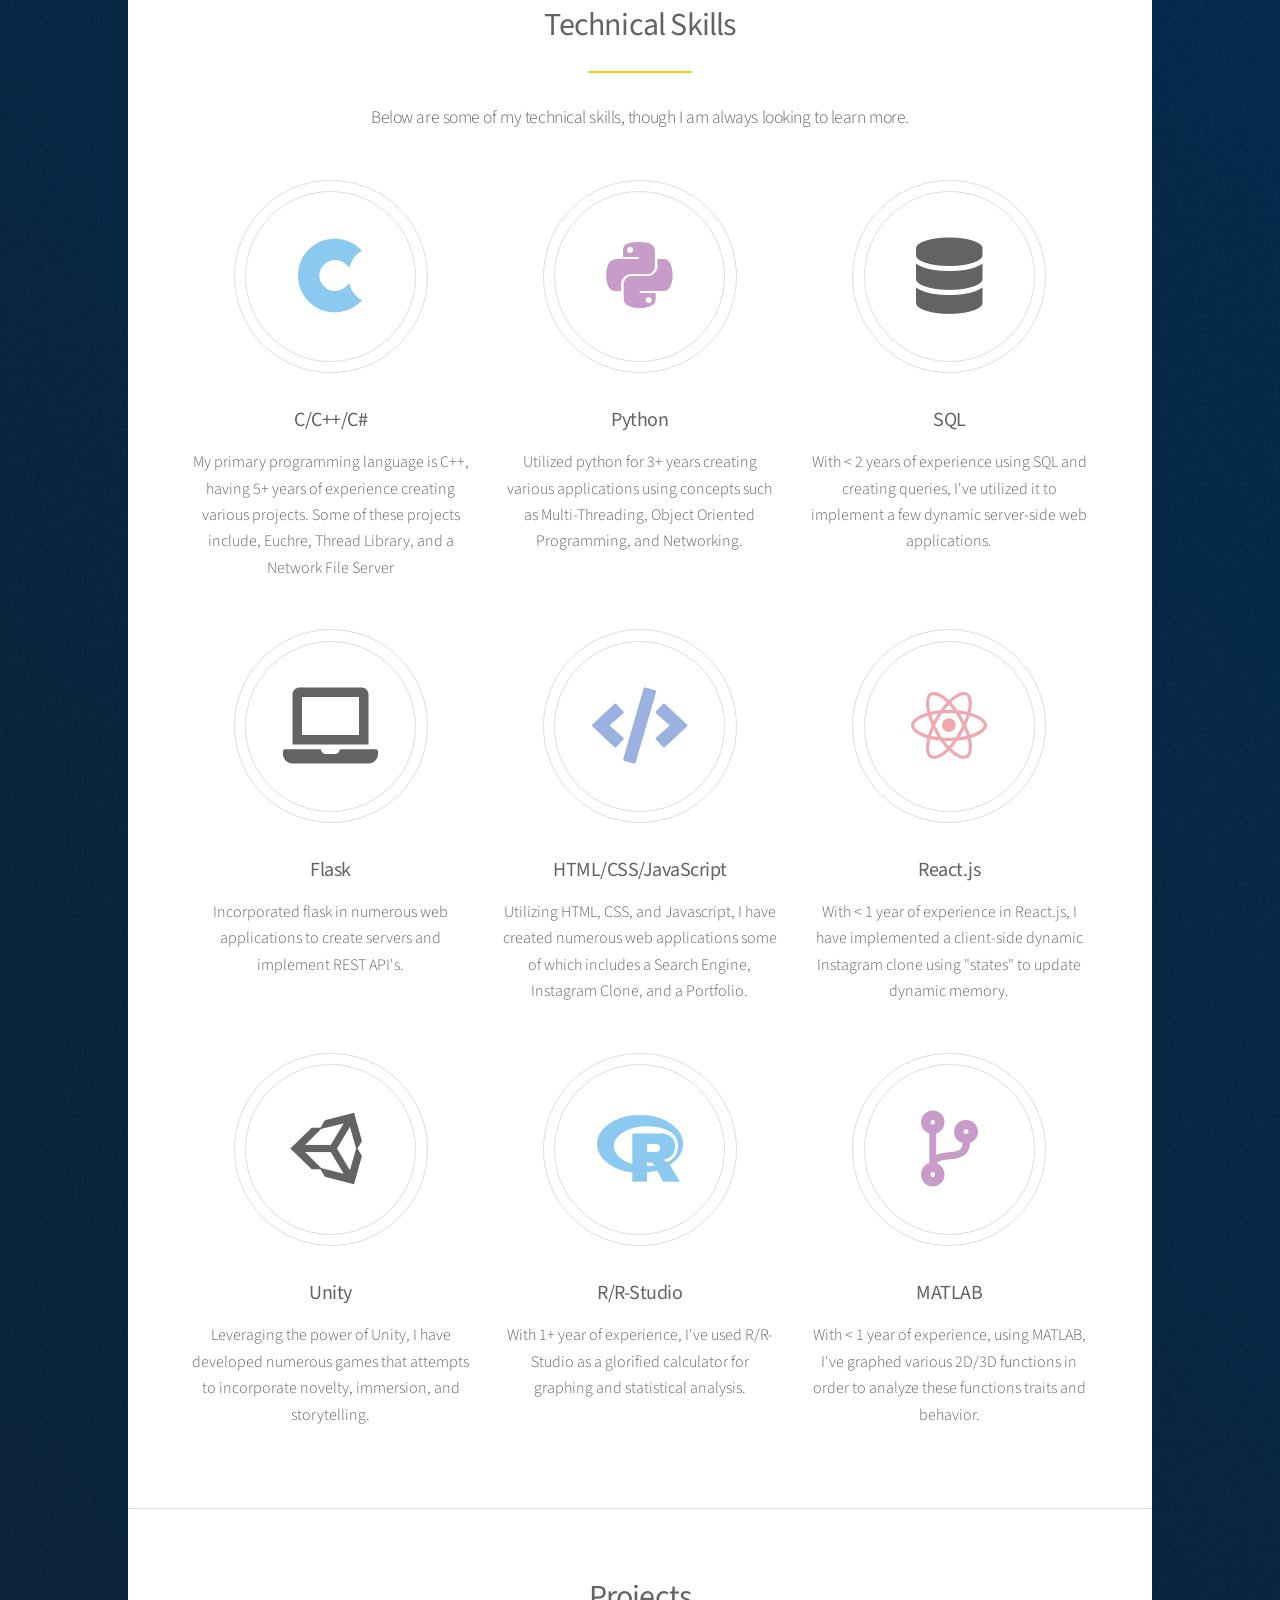
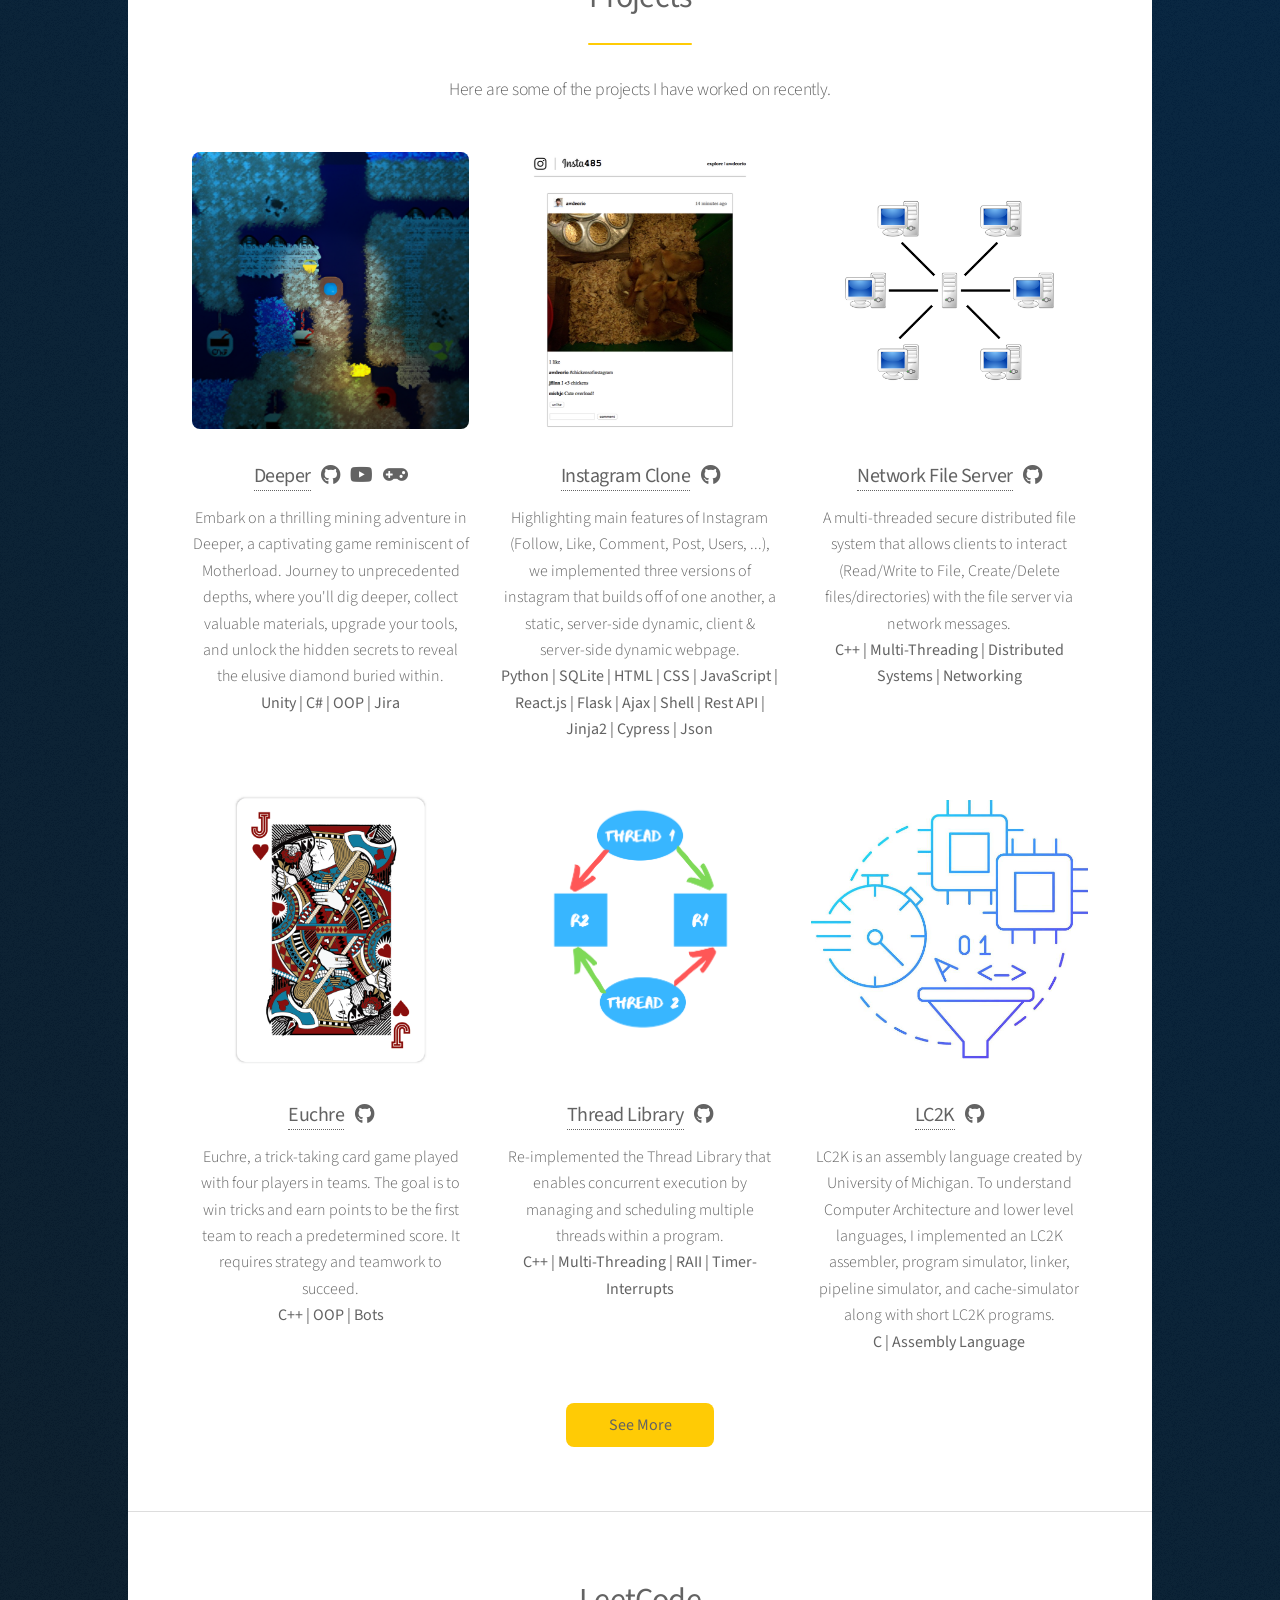
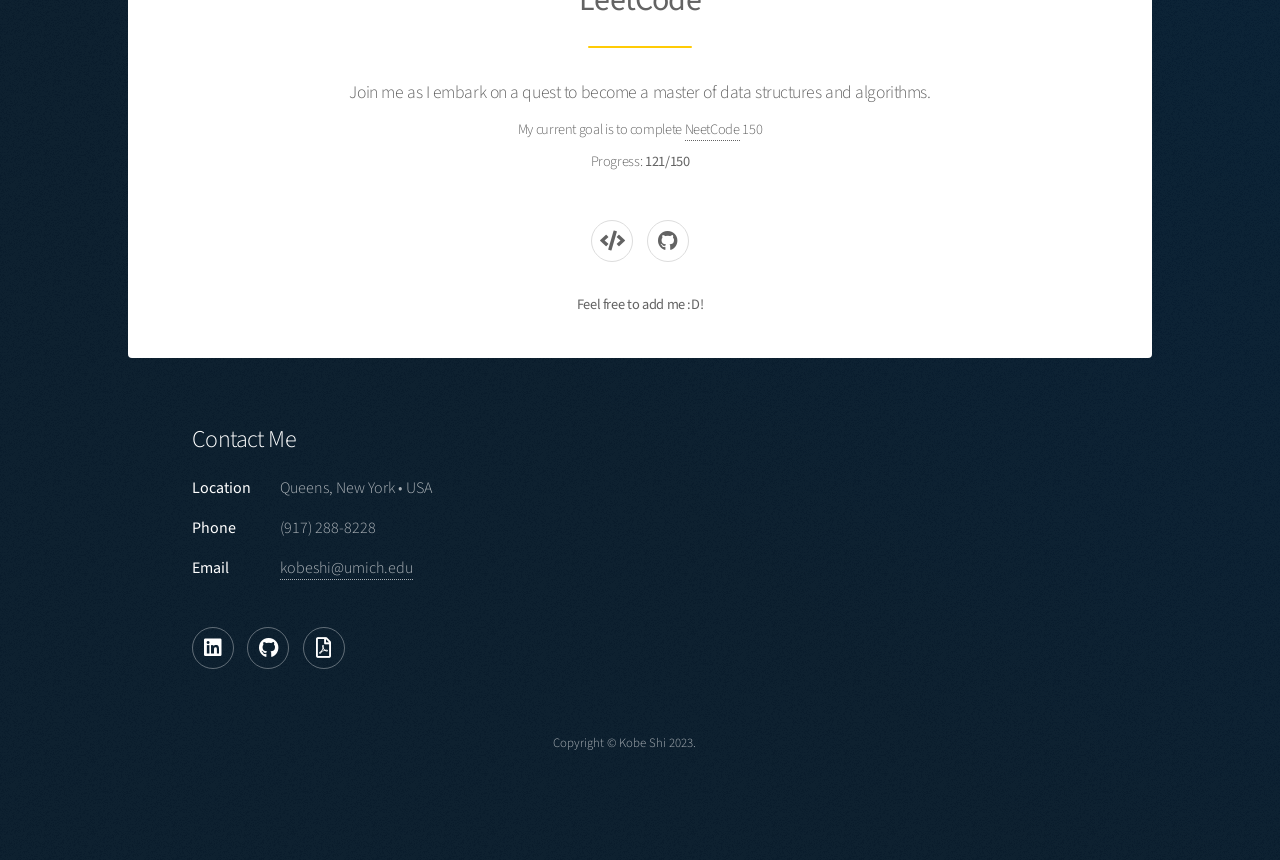
<file: home.html>
<!DOCTYPE HTML>
<!--
	Stellar by HTML5 UP
	html5up.net | @ajlkn
	Free for personal and commercial use under the CCA 3.0 license (html5up.net/license)
-->
<html>
	<head>
		<title>Portfolio</title>
		<meta charset="utf-8" />
		<meta name="viewport" content="width=device-width, initial-scale=1, user-scalable=no" />
		<link rel="stylesheet" href="assets/css/main.css" />
		<noscript><link rel="stylesheet" href="assets/css/noscript.css" /></noscript>
	</head>
	<body class="is-preload">

		<!-- Wrapper -->
			<div id="wrapper">

				<!-- Header -->
					<header id="header" class="alt">
						<span class="logo"><img src="images/UofMSealEnh.png" alt="" /></span>
						<h1><b>Kobe Shi</b></h1>
						<p>Recent Graduate @University of Michigan </p>
						<ul class="icons">
							<li><a href="https://www.linkedin.com/in/kobeshi/" target="_blank" class="icon brands fa-linkedin alt"><span class="label">LinkedIn</span></a></li>
							<li><a href="https://github.com/jkobeshi" target="_blank" class="icon brands fa-github alt"><span class="label">GitHub</span></a></li>
							<li><a href="Resume/Resume_Kobe_Shi-v1.0wm.pdf" target="_blank" class="icon minor fa-file-pdf alt"><span class="label">Resume</span></a></li>
						</ul>
					</header>

				<!-- Nav -->
					<nav id="nav">
						<ul>
							<li><a href="#intro" class="active"><b>Introduction</b></a></li>
							<li><a href="#skills"><b>Technical Skills</b></a></li>
							<li><a href="#projects"><b>Projects</b></a></li>
							<li><a href="#leetcode"><b>LeetCode</b></a></li>
							<!-- <li><a href="#third"><b>Experience</b></a></li> -->
							<li><a href="#footer"><b>Contact</b></a></li>
						</ul>
					</nav>

				<!-- Main -->
					<div id="main">

						<!-- Introduction -->
							<section id="intro" class="main">
									<div class="content">
										<header class="major">
											<h2><b>Introduction</b></h2>
										</header>
										<section>
											<p><span class="image right"><img src="images/logo.jpg" alt="U of M" /></span>
												<h4><b>Hi! I'm Kobe Shi,</b></h4>

												I am a recent graduate of University of Michigans class of 2023 and my passion is Computer Science. 
												Currently, my hobbies include Chess, Weight Training, and Basketball.<br><br>
		
												I am actively seeking job opportunities that not only allow me to delve deeper into 
												the field of computer science but also foster my professional development, enabling me to 
												continuously expand my knowledge and advance my career.
											</p>
										</section>
										<section>
											<h4><b>University of Michigan - Ann Arbor</b></h4>
											<ul>
												<li>Bachelors of Science in Computer Science</li>
												<li>WolvSec - CyberSecurity Club</li>
												<li>MHackers - Professional Development Club</li>
												<li>WolvSoft - Game Development Club</li>
											</ul>
											<h4><b>Relavent Courses</b></h4>
											<ul class="actions">
												<li>
													<ul>
														<li>Game Design & Development</li>
														<li>Data Structures & Algorithms</li>
														<li>Programming & Data Structures</li>
														<li>Discrete Mathematics</li>
													</ul>
												</li>
												<li>
													<ul>
														<li>Software Engineering</li>
														<li>Computer Architecture</li>
														<li>Theory of Computation</li>
														<li>Multivariable Calculus</li>
													</ul>
												</li>
												<li>
													<ul>
														<li>Operating Systems</li>
														<li>Web Systems</li>
														<li>Computer Security</li>
														<li>Linear Algebra</li>
													</ul>
												</li>
											</ul>

											<ul class="actions">
												<li><a href="Resume/Resume_Kobe_Shi-v1.0wm.pdf" target="_blank" class="primary button"><b>Resume</b></a></li>
												<li><a href="projects.html" class="button"><b>Projects</b></a></li>
											</ul>
										</section>
										
										
									</div>	
							</section>

						<!-- Skills Section -->
							<section id="skills" class="main special">
								<header class="major">
									<h2><b>Technical Skills</b></h2>
									<h4>Below are some of my technical skills, though I am always looking to learn more.</h4>
								</header>
								
								<ul class="features">
									<li>
										<span class="icon major brands style5 fa-cuttlefish"></span>
										<h3><b>C/C++/C#</b></h3>
										<p>My primary programming language is C++, having 5+ years of experience creating various projects.
											Some of these projects include, Euchre, Thread Library, and a Network File Server
										</p>
									</li>
									<li>
										<span class="icon major brands style2 fa-python"></span>
										<h3><b>Python</b></h3>
										<p>Utilized python for 3+ years creating various applications using concepts such as
											Multi-Threading, Object Oriented Programming, and Networking.
										</p>
									</li>
									<li>
										<span class="icon major solid fa-database"></span>
										<h3><b>SQL</b></h3>
										<p>With &lt 2 years of experience using SQL and creating queries, I've utilized it to implement
											 a few dynamic server-side web applications.</p>
									</li>
									<li>
										<span class="icon major solid fa-laptop"></span>
										<h3><b>Flask</b></h3>
										<p>Incorporated flask in numerous web applications to create servers and implement REST API's.</p>
									</li>
									<li>
										<span class="icon solid major style4 fa-code"></span>
										<h3><b>HTML/CSS/JavaScript</b></h3>
										<p>Utilizing HTML, CSS, and Javascript, I have created numerous web applications
											some of which includes a Search Engine, Instagram Clone, and a Portfolio.</p>
									</li>
									<li>
										<span class="icon major brands style1 fa-react"></span>
										<h3><b>React.js</b></h3>
										<p>With &lt 1 year of experience in React.js, I have implemented a client-side dynamic
											Instagram clone using "states" to update dynamic memory.
										</p>
									</li>
									<li>
										<span class="icon major brands fa-unity"></span>
										<h3><b>Unity</b></h3>
										<p>Leveraging the power of Unity, I have developed numerous games that attempts to incorporate
											novelty, immersion, and storytelling.</p>
									</li>
									<li>
										<span class="icon major brands style5 fa-r-project"></span>
										<h3><b>R/R-Studio</b></h3>
										<p>With 1+ year of experience, I've used R/R-Studio as a glorified calculator 
											for graphing and statistical analysis.</p>
									</li>
									<li>
										<span class="icon major solid style2 fa-code-branch"></span>
										<h3><b>MATLAB</b></h3>
										<p>With &lt 1 year of experience, using MATLAB, I've graphed various 2D/3D 
											functions in order to analyze these functions traits and behavior.</p>
									</li>
								</ul>
							</section>

						<!-- Projects Section -->
							<section id="projects" class="main special">
								<header class="major">
									<h2><b>Projects</b></h2>
									<h4>Here are some of the projects I have worked on recently.</h4>
								</header>
								<ul class="features">
									<li>
										<a href="tba.html"><span class="image fit"><img src="images/Deeper.png" alt="" /></a>
											<h3><b>
												<a href="tba.html">Deeper</a> 
												&nbsp;
											</b>
											
											<a href="https://github.com/jkobeshi/Deeper" target="_blank" class="icon brands fa-github"><span class="label">Github</span></a>
											&nbsp
											<a href="https://www.youtube.com/watch?v=bWgh9uNAmPg" target="_blank" class="icon brands fa-youtube"><span class="label">Youtube</span></a>
											&nbsp
											<a href="https://aberration-games.itch.io/deeper" target="_blank" class="icon solid fa-gamepad"><span class="label">DevBlog1</span></a>
											</h3>
											
											<p>Embark on a thrilling mining adventure in Deeper, a captivating game 
											reminiscent of Motherload. Journey to unprecedented depths, 
											where you'll dig deeper, collect valuable materials, upgrade your tools,
											 and unlock the hidden secrets to reveal the elusive diamond buried within.
											<br><b>Unity | C# | OOP | Jira</b></p>
									</li>
									<li>
										<a href="tba.html"><span class="image fit"><img src="images/Insta485.png" alt="" /></a>
										
											<h3><b>
												<a href="tba.html">Instagram Clone</a> 
												&nbsp;
											</b>
											<a href="https://github.com/jkobeshi/Instagram-Clone-Dynamic" target="_blank" class="icon brands fa-github"><span class="label">Github</span></a>
											</h3>
											
										<p> Highlighting main features of Instagram (Follow, Like, Comment, Post, Users, ...),
											we implemented three versions of instagram that builds off of one another,
											a static, server-side dynamic, client & server-side dynamic webpage. 
											<br><b>Python | SQLite | HTML | CSS | JavaScript | React.js | Flask |
											 Ajax | Shell | Rest API | Jinja2 | Cypress | Json</b></p>
									</li>
									<li>
										<a href="tba.html"><span class="image fit"><img src="images/NFS.png" alt="" /></a>
											<h3><b>
												<a href="tba.html">Network File Server</a> 
												&nbsp;
											</b>
											<a href="https://github.com/jkobeshi/Network-File-Server" target="_blank" class="icon brands fa-github"><span class="label">Github</span></a>
											</h3>
										<p> A multi-threaded secure distributed file system that allows clients to
											interact (Read/Write to File, Create/Delete files/directories) with the 
											file server via network messages.
											<br><b>C++ | Multi-Threading | Distributed Systems | Networking</b></p>
									</li>
									<li>
										<a href="tba.html"><span class="image fit"><img src="images/Euchre.png" alt="" /></a>
											<h3><b>
												<a href="tba.html">Euchre</a> 
												&nbsp;
											</b>
											<a href="https://github.com/jkobeshi/Euchre" target="_blank" class="icon brands fa-github"><span class="label">Github</span></a>
											</h3>
										<p> Euchre, a trick-taking card game played with 
											four players in teams. The goal is to win tricks and earn points to be 
											the first team to reach a predetermined score. It requires strategy 
											and teamwork to succeed.
											<br><b>C++ | OOP | Bots</b></p>
									</li>
									<li>
										<a href="tba.html"><span class="image fit"><img src="images/Threading-Deadlock.png" alt="" /></a>
											<h3><b>
												<a href="tba.html">Thread Library</a> 
												&nbsp;
											</b>
											<a href="https://github.com/jkobeshi/Thread-Library" target="_blank" class="icon brands fa-github"><span class="label">Github</span></a>
											</h3>
										<p> Re-implemented the Thread Library that enables concurrent execution 
											by managing and scheduling multiple threads within a program.
											<br><b>C++ | Multi-Threading | RAII | Timer-Interrupts</b></p>
									</li>
									<li>
										<a href="tba.html"><span class="image fit"><img src="images/LC2K.png" alt="" /></a>
											<h3><b>
												<a href="tba.html">LC2K</a> 
												&nbsp;
											</b>
											<a href="https://github.com/jkobeshi/LC2K-Advanced-Assembler" target="_blank" class="icon brands fa-github"><span class="label">Github</span></a>
											</h3>
										<p> LC2K is an assembly language created by University of Michigan. To understand
											Computer Architecture and lower level languages, I implemented an LC2K
											assembler, program simulator, linker, pipeline simulator, and cache-simulator
											 along with short LC2K programs.
											<br><b>C | Assembly Language</b></p>
									</li>
								</ul>

								<!-- Use class content to create 2 column paragraphs -->
								<!-- <p class="content">Nam elementum nisl et mi a commodo porttitor. Morbi sit amet nisl eu arcu faucibus hendrerit vel a risus. Nam a orci mi, elementum ac arcu sit amet, fermentum pellentesque et purus. Integer maximus varius lorem, sed convallis diam accumsan sed. Etiam porttitor placerat sapien, sed eleifend a enim pulvinar faucibus semper quis ut arcu. Ut non nisl a mollis est efficitur vestibulum. Integer eget purus nec nulla mattis et accumsan ut magna libero. Morbi auctor iaculis porttitor. Sed ut magna ac risus et hendrerit scelerisque. Praesent eleifend lacus in lectus aliquam porta. Cras eu ornare dui curabitur lacinia.</p> -->
								<ul class="actions special">
									<li><a href="projects.html" class="primary button"><b>See More</b></a></li>
								</ul>
							
							</section>

							<section id="leetcode" class="main special">
								<header class="major">
									<h2><b>LeetCode</b></h2>
									<h4>Join me as I embark on a quest to become a master of data structures and algorithms.</h4>
									<h5>My current goal is to complete <a href="https://neetcode.io/practice" target="_blank">NeetCode</a> 150</h5>
									<h5>Progress: <b>121/150</b></h5>
								</header>
								<ul class="icons">
									<li><a href="https://leetcode.com/kobeshi/" target="_blank" class="icon solid fa-code alt"><span class="label">LeetCode</span></a></li>
									<li><a href="https://github.com/jkobeshi/LeetCode" target="_blank" class="icon brands fa-github alt"><span class="label">GitHub</span></a></li>
								</ul>
								<h5><b>Feel free to add me :D!</b></h5>
							</section>

						<!-- Get Started -->
							<!-- <section id="third" class="main special">
								<header class="major">
									<h2><b>Experience</b></h2>
									<p>To be added.</p>
								</header>
							</section> -->

					</div>

				<!-- Footer -->
					<footer id="footer">
						<section>
							<h2>Contact Me</h2>
							<dl class="alt">
								<dt>Location</dt>
								<dd>Queens, New York &bull; USA</dd>
								<dt>Phone</dt>
								<dd>(917) 288-8228</dd>
								<dt>Email</dt>
								<dd><a href="mailto: kobeshi@umich.edu">kobeshi@umich.edu</a></dd>
							</dl>
							<ul class="icons">
								<li><a href="https://www.linkedin.com/in/kobeshi/" target="_blank" class="icon brands fa-linkedin alt"><span class="label">LinkedIn</span></a></li>
								<li><a href="https://github.com/jkobeshi" target="_blank" class="icon brands fa-github alt"><span class="label">GitHub</span></a></li>
								<li><a href="Resume/Resume_Kobe_Shi-v1.0wm.pdf" target="_blank" class="icon minor fa-file-pdf alt"><span class="label">Resume</span></a></li>
							</ul>
						</section>
						<p class="copyright">Copyright &copy; Kobe Shi 2023.</p>
					</footer>

			</div>

		<!-- Scripts -->
			<script src="assets/js/jquery.min.js"></script>
			<script src="assets/js/jquery.scrollex.min.js"></script>
			<script src="assets/js/jquery.scrolly.min.js"></script>
			<script src="assets/js/browser.min.js"></script>
			<script src="assets/js/breakpoints.min.js"></script>
			<script src="assets/js/util.js"></script>
			<script src="assets/js/main.js"></script>

	</body>
</html>
</file>
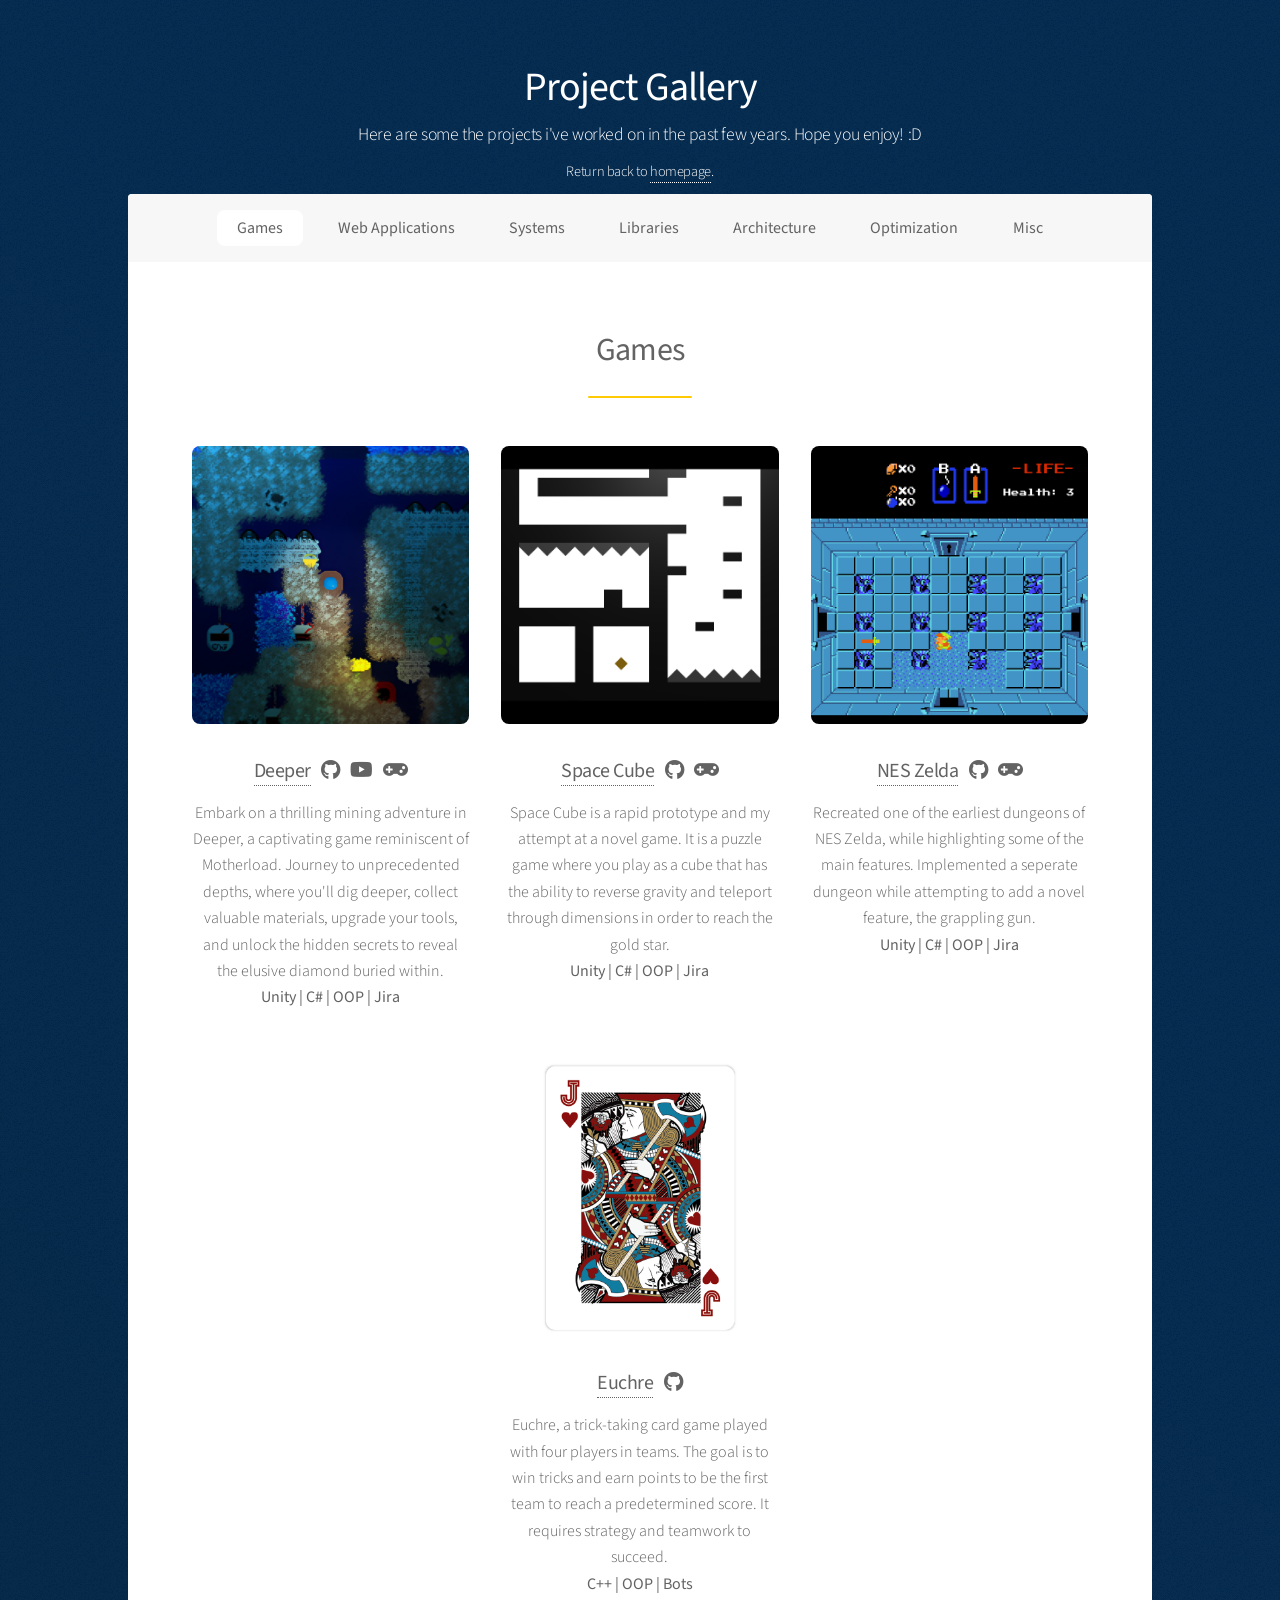
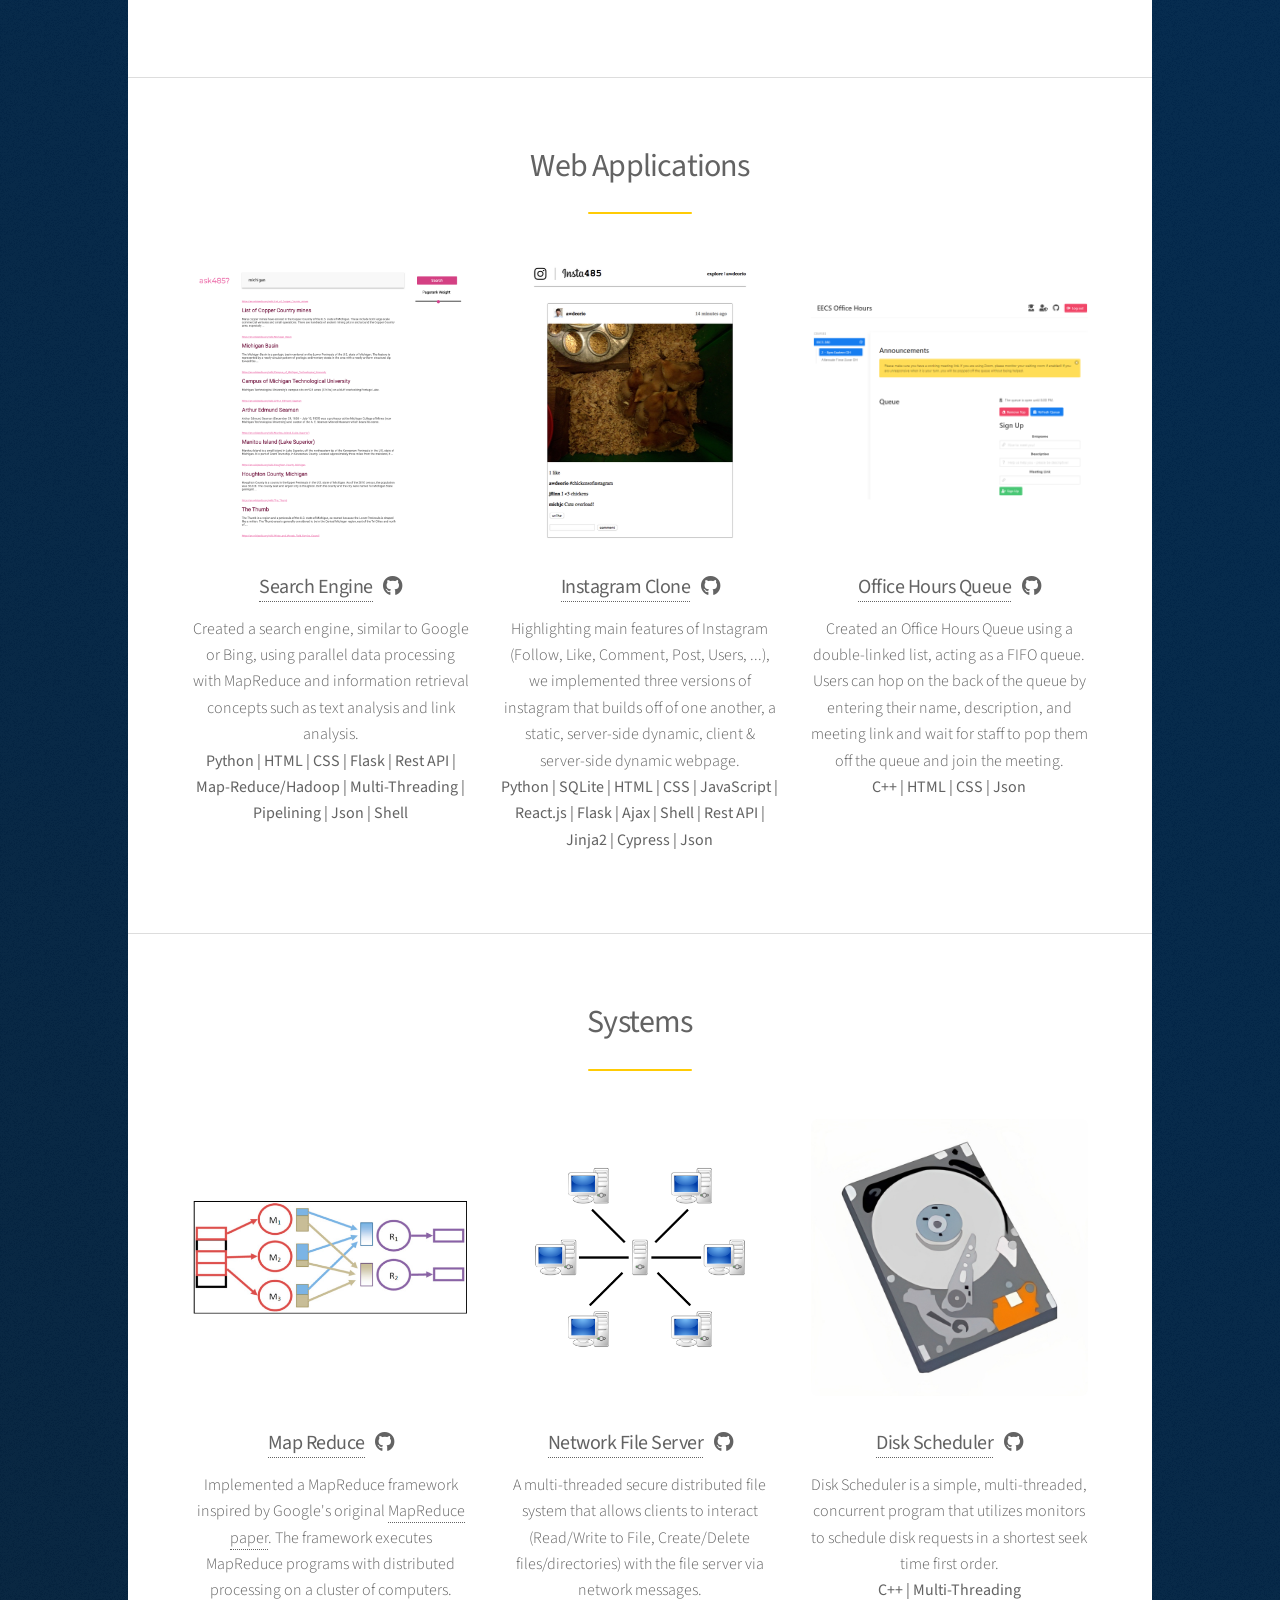
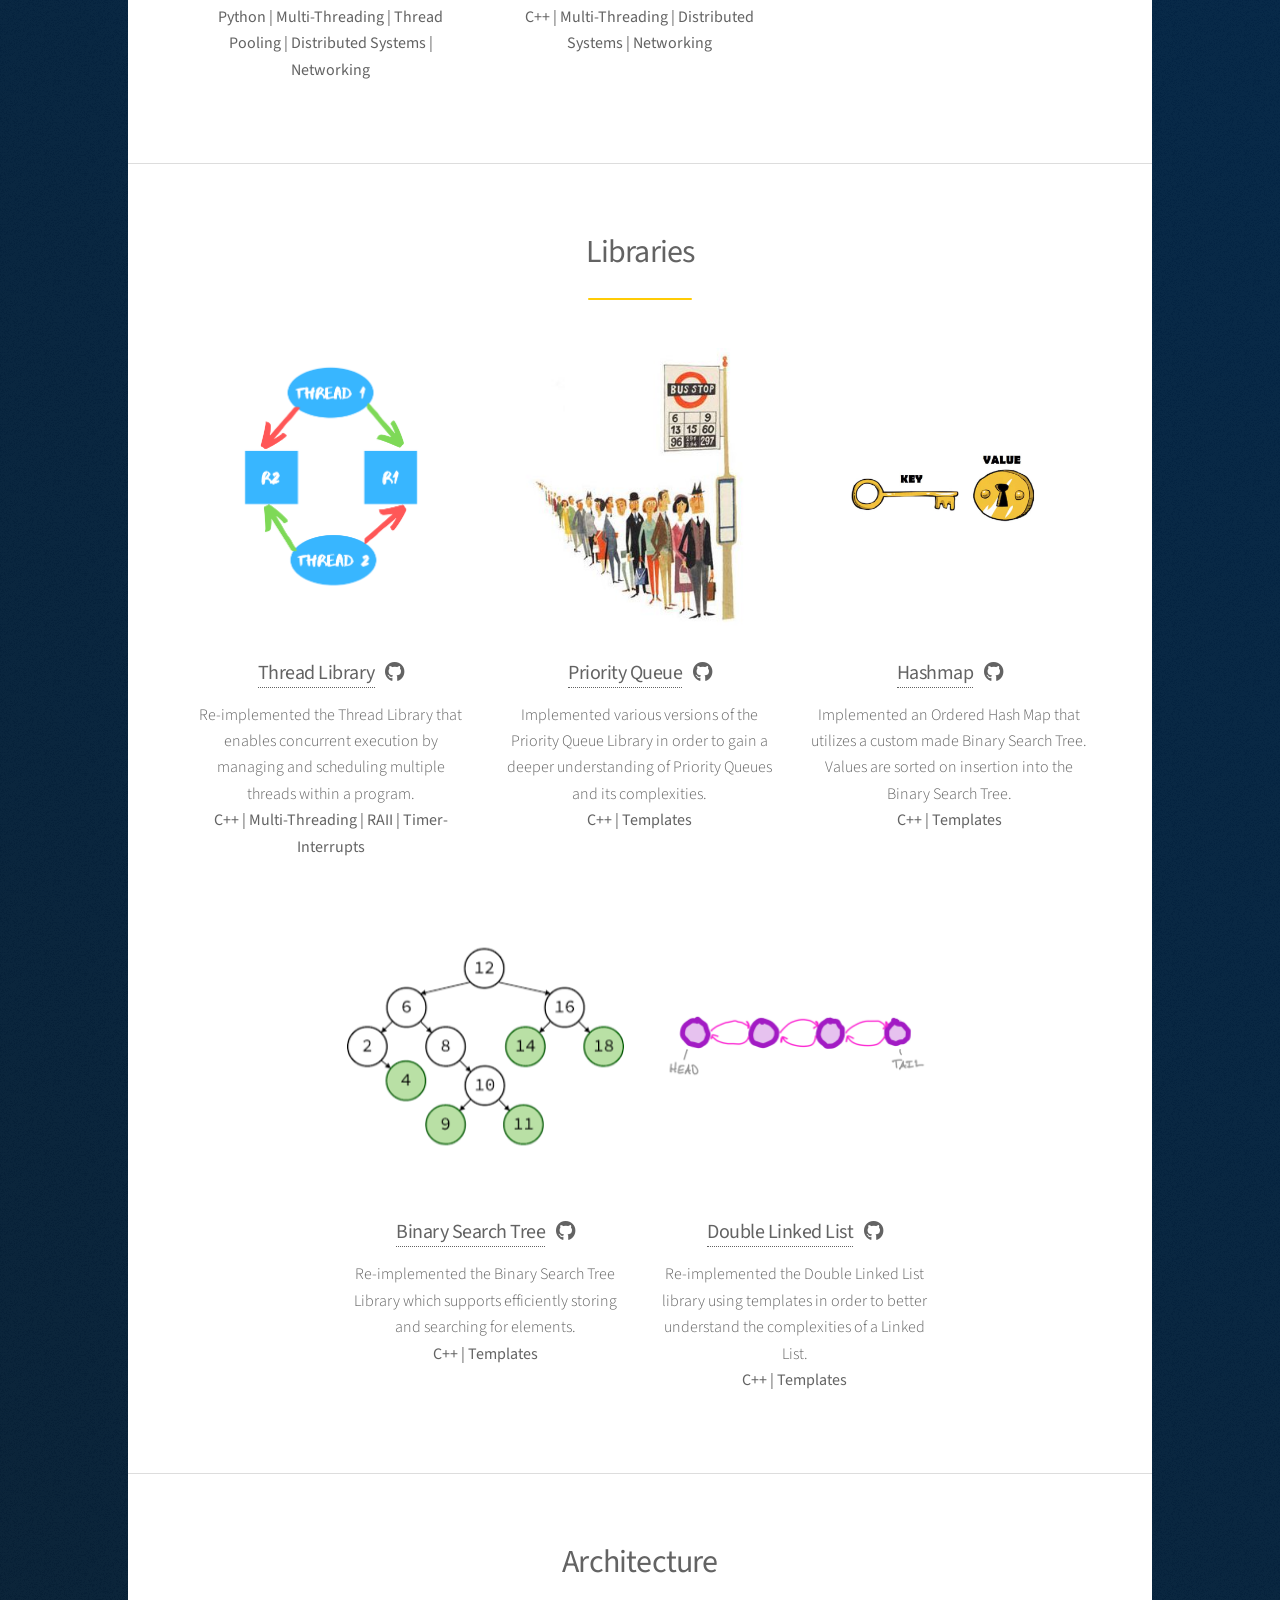
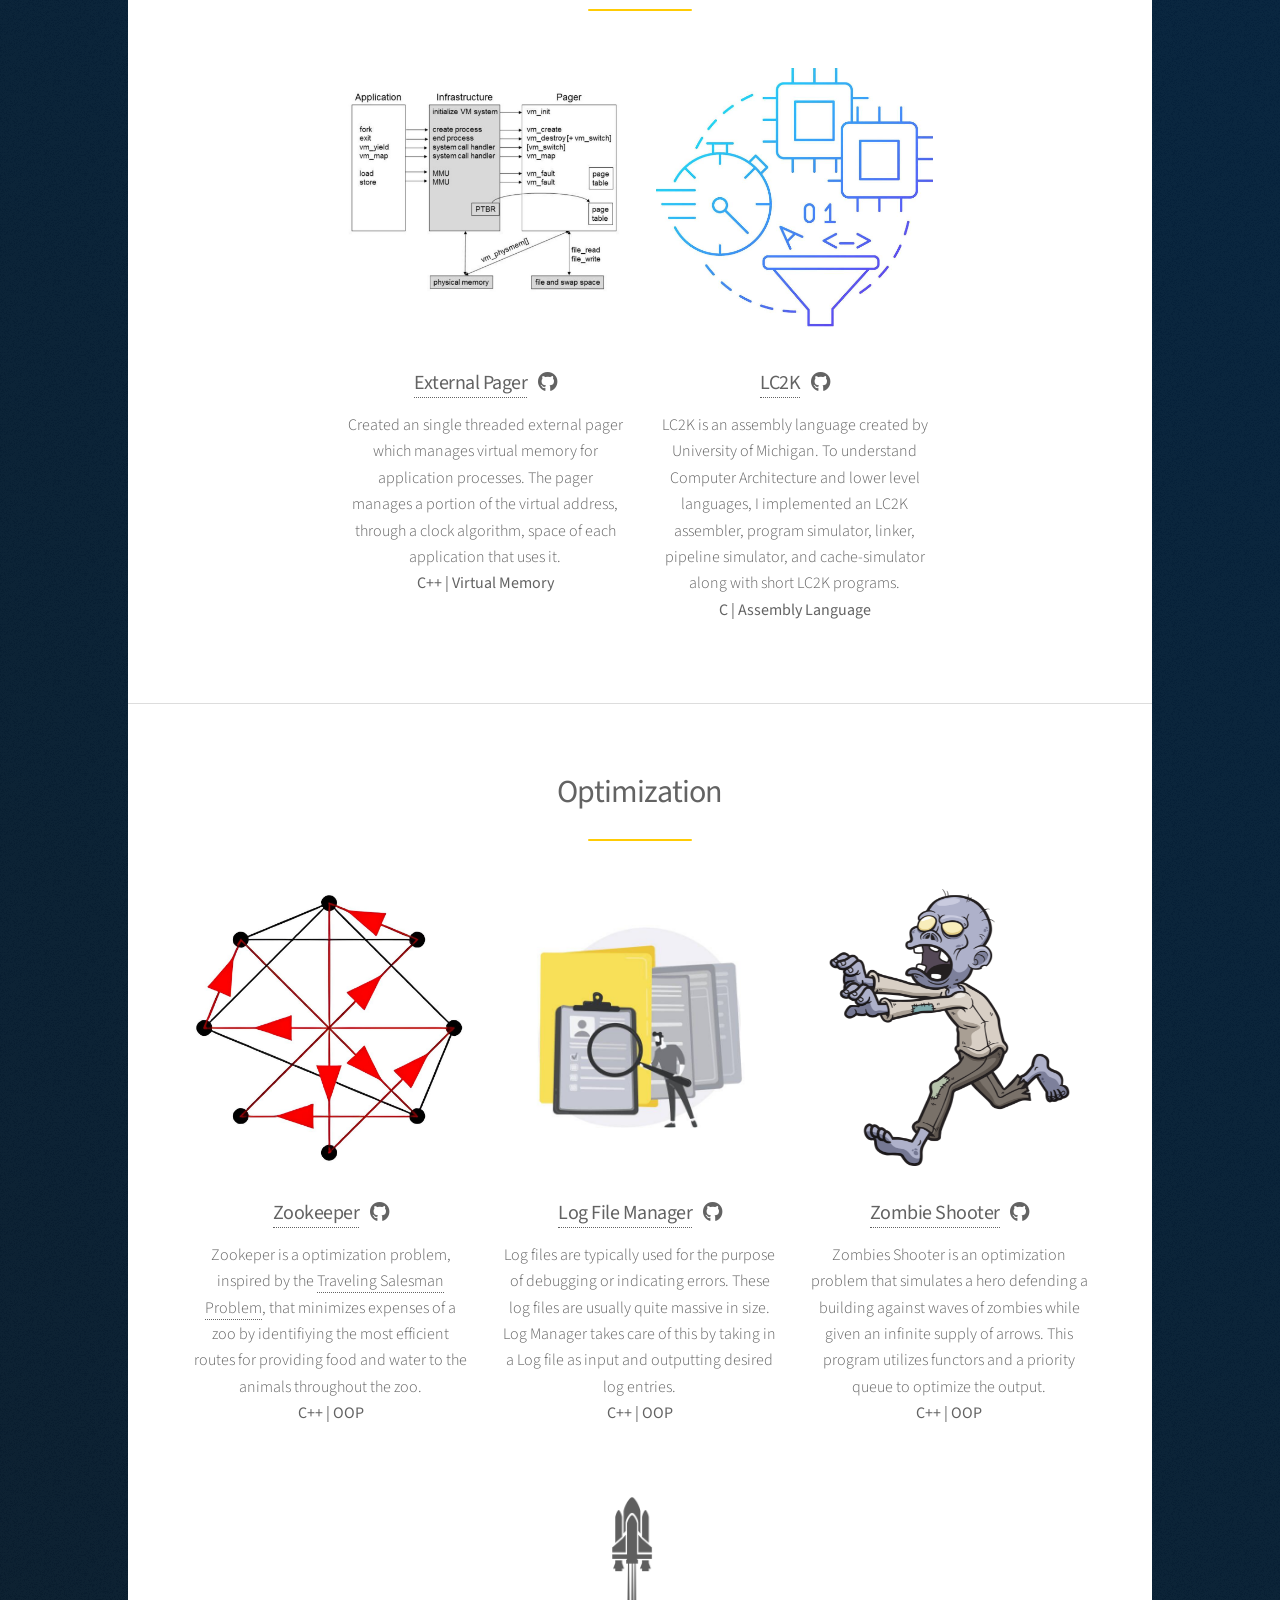
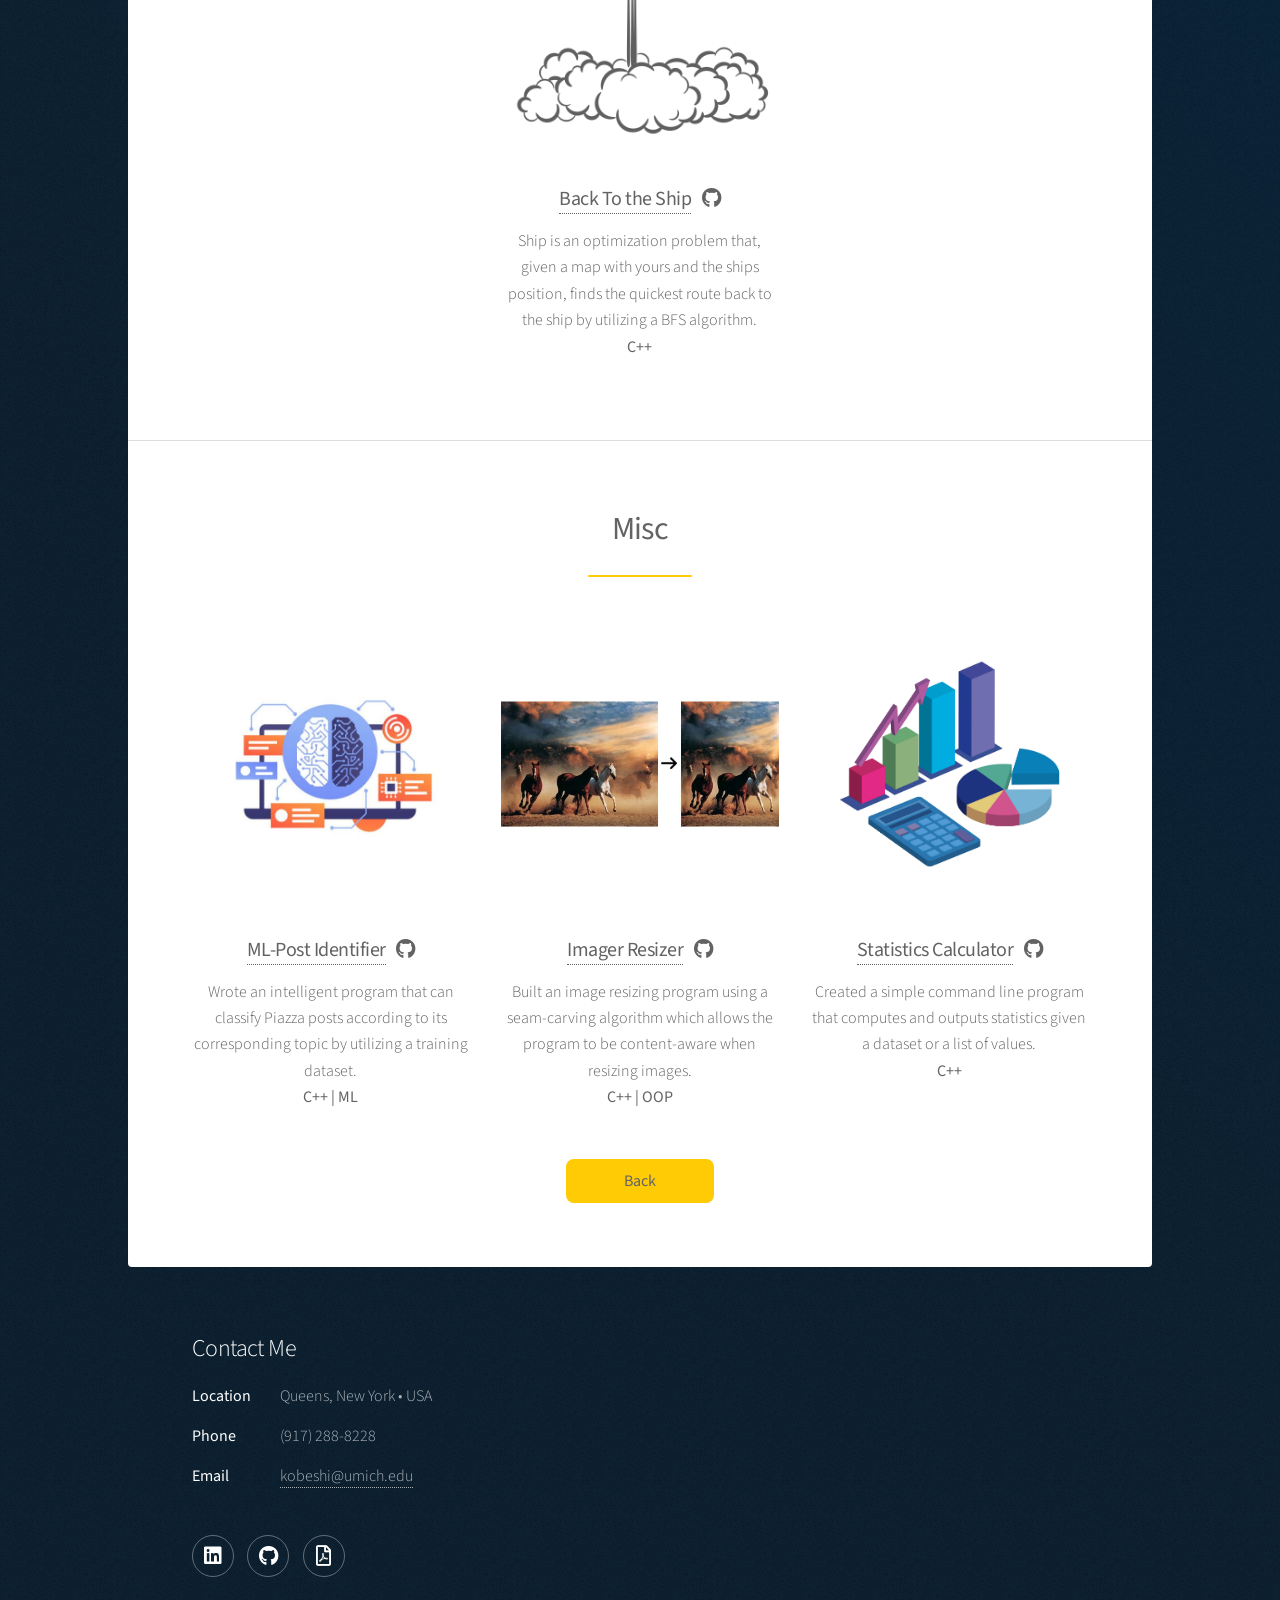
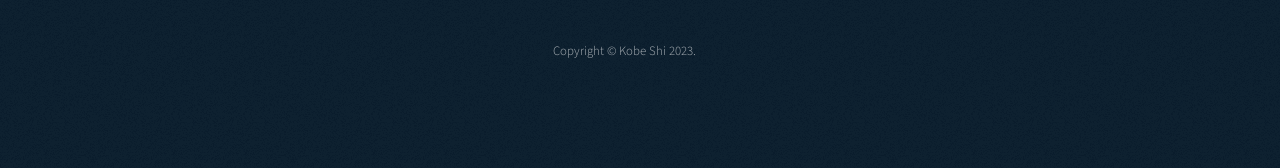
<file: projects.html>
<!DOCTYPE HTML>
<!--
	Stellar by HTML5 UP
	html5up.net | @ajlkn
	Free for personal and commercial use under the CCA 3.0 license (html5up.net/license)
-->
<html>
	<head>
		<title>Project Gallery</title>
		<meta charset="utf-8" />
		<meta name="viewport" content="width=device-width, initial-scale=1, user-scalable=no" />
		<link rel="stylesheet" href="assets/css/main.css" />
		<noscript><link rel="stylesheet" href="assets/css/noscript.css" /></noscript>
	</head>
	<body class="is-preload">

		<!-- Wrapper -->
			<div id="wrapper">

				<!-- Header -->
					<header id="header">
						<h1><b>Project Gallery</b></h1>
						<h4>Here are some the projects i've worked on in the past few years. Hope you enjoy! :D</h4>
						<h5>Return back to <a href="javascript:history.back()">homepage</a>.</h5>
					</header>
				
				<!-- Nav -->
				<nav id="nav">
					<ul>
						<li><a href="#games" class="active"><b>Games</b></a></li>
						<li><a href="#webapplications"><b>Web Applications</b></a></li>
						<li><a href="#systems"><b>Systems</b></a></li>
						<li><a href="#libraries"><b>Libraries</b></a></li>
						<li><a href="#architecture"><b>Architecture</b></a></li>
						<li><a href="#optimization"><b>Optimization</b></a></li>
						<li><a href="#misc"><b>Misc</b></a></li>
					</ul>
				</nav>
				
				<!-- Main -->
					<div id="main">

						<!-- First Section -->
						<section id="games" class="main special">
							<header class="major">
								<h2><b>Games</b></h2>
							</header>
							<ul class="features">
								<li>
									<a href="projects/Deeper.html"><span class="image fit"><img src="images/Deeper.png" alt="" /></a>
										<h3><b>
											<a href="tba.html">Deeper</a> 
											&nbsp;
										</b>
										
										<a href="https://github.com/jkobeshi/Deeper" target="_blank" class="icon brands fa-github"><span class="label">Github</span></a>
										&nbsp
										<a href="https://www.youtube.com/watch?v=bWgh9uNAmPg" target="_blank" class="icon brands fa-youtube"><span class="label">Youtube</span></a>
										&nbsp
										<a href="https://aberration-games.itch.io/deeper" target="_blank" class="icon solid fa-gamepad"><span class="label">DevBlog1</span></a>
										</h3>
									<p>Embark on a thrilling mining adventure in Deeper, a captivating game 
										reminiscent of Motherload. Journey to unprecedented depths, 
										where you'll dig deeper, collect valuable materials, upgrade your tools,
										 and unlock the hidden secrets to reveal the elusive diamond buried within.
										<br><b>Unity | C# | OOP | Jira</b></p>
								</li>

								<li>
									<a href="tba.html"><span class="image fit"><img src="images/black-Space Cube.png" alt="" /></a>
										<h3><b>
											<a href="tba.html">Space Cube</a> 
											&nbsp;
										</b>
										<a href="https://github.com/jkobeshi/Space-Cube" target="_blank" class="icon brands fa-github"><span class="label">Github</span></a>
										&nbsp
										<a href="http://www-personal.umich.edu/~kobeshi/Web_Space_Cube/" target="_blank" class="icon solid fa-gamepad"><span class="label">DevBlog1</span></a>
										</h3>
									<p> Space Cube is a rapid prototype and my attempt at a novel game. It is a puzzle game
										where you play as a cube that has the ability to reverse gravity and teleport through dimensions in order to
										reach the gold star.
										<br><b>Unity | C# | OOP | Jira</b></p>
								</li>

								<li>
									<a href="tba.html"><span class="image fit"><img src="images/black-NES Zelda.png" alt="" /></a>
										<h3><b>
											<a href="tba.html">NES Zelda</a> 
											&nbsp;
										</b>
										<a href="https://github.com/jkobeshi/NES-Zelda" target="_blank" class="icon brands fa-github"><span class="label">Github</span></a>
										&nbsp
										<a href="http://www-personal.umich.edu/~kobeshi/Zelda_NES_Web/" target="_blank" class="icon solid fa-gamepad"><span class="label">DevBlog1</span></a>
										</h3>
									<p> Recreated one of the earliest dungeons of NES Zelda, while highlighting some of the main features. 
										Implemented a seperate dungeon while attempting to add a novel feature, the grappling gun. 
										<br><b>Unity | C# | OOP | Jira</b></p>
								</li>
								
								<li>
									<a href="tba.html"><span class="image fit"><img src="images/Euchre.png" alt="" /></a>
										<h3><b>
											<a href="tba.html">Euchre</a> 
											&nbsp;
										</b>
										<a href="https://github.com/jkobeshi/Euchre" target="_blank" class="icon brands fa-github"><span class="label">Github</span></a>
										</h3>
									<p> Euchre, a trick-taking card game played with 
										four players in teams. The goal is to win tricks and earn points to be 
										the first team to reach a predetermined score. It requires strategy 
										and teamwork to succeed.
										<br><b>C++ | OOP | Bots</b></p>
								</li>

							</ul>
							
						</section>

						<!-- Second section -->
						<section id="webapplications" class="main special">
							<header class="major">
								<h2><b>Web Applications</b></h2>
							</header>
							<ul class="features">

								<li>
									<a href="tba.html"><span class="image fit"><img src="images/white-Search Engine.png" alt="" /></a>
										<h3><b>
											<a href="tba.html">Search Engine</a> 
											&nbsp;
										</b>
										<a href="https://github.com/jkobeshi/Search-Engine" target="_blank" class="icon brands fa-github"><span class="label">Github</span></a>
										</h3>
									<p> Created a search engine, similar to Google or Bing, using parallel data 
										processing with MapReduce and information retrieval 
										concepts such as text analysis and link analysis.
										<br><b>Python | HTML | CSS | Flask | Rest API | Map-Reduce/Hadoop | Multi-Threading 
											| Pipelining | Json | Shell
										</b></p>
								</li>

								<li>
									<a href="tba.html"><span class="image fit"><img src="images/Insta485.png" alt="" /></a>
										<h3><b>
											<a href="tba.html">Instagram Clone</a> 
											&nbsp;
										</b>
										<a href="https://github.com/jkobeshi/Instagram-Clone-Dynamic" target="_blank" class="icon brands fa-github"><span class="label">Github</span></a>
										</h3>
									<p> Highlighting main features of Instagram (Follow, Like, Comment, Post, Users, ...),
										we implemented three versions of instagram that builds off of one another,
										a static, server-side dynamic, client & server-side dynamic webpage. 
										<br><b>Python | SQLite | HTML | CSS | JavaScript | React.js | Flask |
										 Ajax | Shell | Rest API | Jinja2 | Cypress | Json</b></p>
								</li>
								
								<li>
									<a href="tba.html"><span class="image fit"><img src="images/white-OffHrsQ.png" alt="" /></a>
										<h3><b>
											<a href="tba.html">Office Hours Queue</a> 
											&nbsp;
										</b>
										<a href="https://github.com/jkobeshi/Office-Hours-Queue" target="_blank" class="icon brands fa-github"><span class="label">Github</span></a>
										</h3>
									<p> Created an Office Hours Queue using a double-linked list, acting as a FIFO queue.
										Users can hop on the back of the queue by entering their name, description, 
										and meeting link and wait for staff to pop them off the queue 
										and join the meeting. 
										<br><b>C++ | HTML | CSS | Json</b></p>
								</li>
							</ul>
						</section>

						<!-- Third section -->
						<section id="systems" class="main special">
							<header class="major">
								<h2><b>Systems</b></h2>
							</header>
							<ul class="features">

								<li>
									<a href="tba.html"><span class="image fit"><img src="images/white-MapReduce.png" alt="" /></a>
										<h3><b>
											<a href="tba.html">Map Reduce</a> 
											&nbsp;
										</b>
										<a href="https://github.com/jkobeshi/Map-Reduce" target="_blank" class="icon brands fa-github"><span class="label">Github</span></a>
										</h3>
									<p> Implemented a MapReduce framework inspired by Google's original 
										<a href="https://static.googleusercontent.com/media/research.google.com/en//archive/mapreduce-osdi04.pdf">MapReduce paper</a>. 
										The framework executes MapReduce programs with distributed processing on a cluster of computers.
										<br><b>Python | Multi-Threading | Thread Pooling | Distributed Systems | Networking</b></p>
								</li>

								<li>
									<a href="tba.html"><span class="image fit"><img src="images/NFS.png" alt="" /></a>
										<h3><b>
											<a href="tba.html">Network File Server</a> 
											&nbsp;
										</b>
										<a href="https://github.com/jkobeshi/Network-File-Server" target="_blank" class="icon brands fa-github"><span class="label">Github</span></a>
										</h3>
									<p> A multi-threaded secure distributed file system that allows clients to
										interact (Read/Write to File, Create/Delete files/directories) with the 
										file server via network messages.
										<br><b>C++ | Multi-Threading | Distributed Systems | Networking</b></p>
								</li>

								<li>
									<a href="tba.html"><span class="image fit"><img src="images/Disk Scheduler.png" alt="" /></a>
										<h3><b>
											<a href="tba.html">Disk Scheduler</a> 
											&nbsp;
										</b>
										<a href="https://github.com/jkobeshi/Multi-Threaded-Disk-Scheduler" target="_blank" class="icon brands fa-github"><span class="label">Github</span></a>
										</h3>
									<p> Disk Scheduler is a simple, multi-threaded, concurrent program that utilizes
										monitors to schedule disk requests in a shortest seek time first order.
										<br><b>C++ | Multi-Threading</b></p>
								</li>
								
							</ul>
						</section>

						<!-- Fourth section -->
						<section id="libraries" class="main special">
							<header class="major">
								<h2><b>Libraries</b></h2>
							</header>
							<ul class="features">

								<li>
									<a href="tba.html"><span class="image fit"><img src="images/Threading-Deadlock.png" alt="" /></a>
										<h3><b>
											<a href="tba.html">Thread Library</a> 
											&nbsp;
										</b>
										<a href="https://github.com/jkobeshi/Thread-Library" target="_blank" class="icon brands fa-github"><span class="label">Github</span></a>
										</h3>
									<p> Re-implemented the Thread Library that enables concurrent execution 
										by managing and scheduling multiple threads within a program.
										<br><b>C++ | Multi-Threading | RAII | Timer-Interrupts</b></p>
								</li>

								<li>
									<a href="tba.html"><span class="image fit"><img src="images/PQ.jpg" alt="" /></a>
										<h3><b>
											<a href="tba.html">Priority Queue</a> 
											&nbsp;
										</b>
										<a href="https://github.com/jkobeshi/Priority-Queue" target="_blank" class="icon brands fa-github"><span class="label">Github</span></a>
										</h3>
									<p> Implemented various versions of the Priority Queue Library in order to 
										gain a deeper understanding of Priority Queues and its complexities.
										<br><b>C++ | Templates</b></p>
								</li>

								<li>
									<a href="tba.html"><span class="image fit"><img src="images/Map.jpg" alt="" /></a>
										<h3><b>
											<a href="tba.html">Hashmap</a> 
											&nbsp;
										</b>
										<a href="https://github.com/jkobeshi/Hashmap-Library" target="_blank" class="icon brands fa-github"><span class="label">Github</span></a>
										</h3>
									<p> Implemented an Ordered Hash Map that utilizes a custom made Binary Search Tree.
										Values are sorted on insertion into the Binary Search Tree.
										<br><b>C++ | Templates</b></p>
								</li>

								<li>
									<a href="tba.html"><span class="image fit"><img src="images/BST.png" alt="" /></a>
										<h3><b>
											<a href="tba.html">Binary Search Tree</a> 
											&nbsp;
										</b>
										<a href="https://github.com/jkobeshi/Binary-Search-Tree-Library" target="_blank" class="icon brands fa-github"><span class="label">Github</span></a>
										</h3>
									<p> Re-implemented the Binary Search Tree Library which supports efficiently storing
										and searching for elements.
										<br><b>C++ | Templates</b></p>
								</li>

								<li>
									<a href="tba.html"><span class="image fit"><img src="images/DBLL.png" alt="" /></a>
										<h3><b>
											<a href="tba.html">Double Linked List</a> 
											&nbsp;
										</b>
										<a href="https://github.com/jkobeshi/Double-Linked-List-Library" target="_blank" class="icon brands fa-github"><span class="label">Github</span></a>
										</h3>
									<p> Re-implemented the Double Linked List library using templates in order to better
										understand the complexities of a Linked List.
										<br><b>C++ | Templates</b></p>
								</li>

							</ul>
						</section>

						<!-- Fifth Section -->
						<section id="architecture" class="main special">
							<header class="major">
								<h2><b>Architecture</b></h2>
							</header>
							<ul class="features">
								<li>
									<a href="tba.html"><span class="image fit"><img src="images/pager.png" alt="" /></a>
										<h3><b>
											<a href="tba.html">External Pager</a> 
											&nbsp;
										</b>
										<a href="https://github.com/jkobeshi/External-Pager" target="_blank" class="icon brands fa-github"><span class="label">Github</span></a>
										</h3>
									<p> Created an single threaded external pager which manages virtual memory for application processes.
										The pager manages a portion of the virtual address, through a clock algorithm,
										space of each application that uses it.
										<br><b>C++ | Virtual Memory</b></p>
								</li>

								<li>
									<a href="tba.html"><span class="image fit"><img src="images/LC2K.png" alt="" /></a>
										<h3><b>
											<a href="tba.html">LC2K</a> 
											&nbsp;
										</b>
										<a href="https://github.com/jkobeshi/LC2K-Advanced-Assembler" target="_blank" class="icon brands fa-github"><span class="label">Github</span></a>
										</h3>
									<p> LC2K is an assembly language created by University of Michigan. To understand
										Computer Architecture and lower level languages, I implemented an LC2K
										assembler, program simulator, linker, pipeline simulator, and cache-simulator
										 along with short LC2K programs.
										<br><b>C | Assembly Language</b></p>
								</li>
							</ul>
						</section>

						<!-- Sixth Section -->
						<section id="optimization" class="main special">
							<header class="major">
								<h2><b>Optimization</b></h2>
							</header>
							<ul class="features">
							
								<li>
									<a href="tba.html"><span class="image fit"><img src="images/TSP.jpg" alt="" /></a>
										<h3><b>
											<a href="tba.html">Zookeeper</a> 
											&nbsp;
										</b>
										<a href="https://github.com/jkobeshi/Zookeeper" target="_blank" class="icon brands fa-github"><span class="label">Github</span></a>
										</h3>
									<p> Zookeper is a optimization problem, inspired by the 
										<a href="https://en.wikipedia.org/wiki/Travelling_salesman_problem">Traveling Salesman Problem</a>,
										that minimizes expenses of a zoo by identifiying the most efficient routes for providing food and water to
										the animals throughout the zoo.
										<br><b>C++ | OOP</b></p>
								</li>

								<li>
									<a href="tba.html"><span class="image fit"><img src="images/logman.jpg" alt="" /></a>
										<h3><b>
											<a href="tba.html">Log File Manager</a> 
											&nbsp;
										</b>
										<a href="https://github.com/jkobeshi/Log-Manager" target="_blank" class="icon brands fa-github"><span class="label">Github</span></a>
										</h3>
									<p> Log files are typically used for the purpose of debugging or indicating errors. These log
										files are usually quite massive in size. Log Manager takes care of this by taking in a Log file
										as input and outputting desired log entries.
										<br><b>C++ | OOP</b></p>
								</li>

								<li>
									<a href="tba.html"><span class="image fit"><img src="images/zombie.png" alt="" /></a>
										<h3><b>
											<a href="tba.html">Zombie Shooter</a> 
											&nbsp;
										</b>
										<a href="https://github.com/jkobeshi/Zombie-Shooter" target="_blank" class="icon brands fa-github"><span class="label">Github</span></a>
										</h3>
									<p> Zombies Shooter is an optimization problem that simulates a hero defending a building against
										waves of zombies while given an infinite supply of arrows. This program utilizes functors and
										a priority queue to optimize the output.
										<br><b>C++ | OOP</b></p>
								</li>

								<li>
									<a href="tba.html"><span class="image fit"><img src="images/ship.png" alt="" /></a>
										<h3><b>
											<a href="tba.html">Back To the Ship</a> 
											&nbsp;
										</b>
										<a href="https://github.com/jkobeshi/Back-To-The-Ship" target="_blank" class="icon brands fa-github"><span class="label">Github</span></a>
										</h3>
									<p> Ship is an optimization problem that, given a map with yours and the ships position,
										finds the quickest route back to the ship by utilizing a BFS algorithm.
										<br><b>C++</b></p>
								</li>

							</ul>
						</section>

						<!-- Seventh Section -->
						<section id="misc" class="main special">
							<header class="major">
								<h2><b>Misc</b></h2>
							</header>
							<ul class="features">

								<li>
									<a href="tba.html"><span class="image fit"><img src="images/ml.jpg" alt="" /></a>
										<h3><b>
											<a href="tba.html">ML-Post Identifier</a> 
											&nbsp;
										</b>
										<a href="https://github.com/jkobeshi/Machine-Learning-Post-Identifier" target="_blank" class="icon brands fa-github"><span class="label">Github</span></a>
										</h3>
									<p> Wrote an intelligent program that can classify Piazza posts according to its corresponding topic 
										by utilizing a training dataset.

										<br><b>C++ | ML</b></p>
								</li>

								<li>
									<a href="tba.html"><span class="image fit"><img src="images/image resizer.jpg" alt="" /></a>
										<h3><b>
											<a href="tba.html">Imager Resizer</a> 
											&nbsp;
										</b>
										<a href="https://github.com/jkobeshi/Image-Resizer" target="_blank" class="icon brands fa-github"><span class="label">Github</span></a>
										</h3>
									<p> Built an image resizing program using a seam-carving algorithm which allows the program to
										be content-aware when resizing images.
										<br><b>C++ | OOP</b></p>
								</li>

								<li>
									<a href="tba.html"><span class="image fit"><img src="images/statistics.jpg" alt="" /></a>
										<h3><b>
											<a href="tba.html">Statistics Calculator</a> 
											&nbsp;
										</b>
										<a href="https://github.com/jkobeshi/Statistics-Calculator" target="_blank" class="icon brands fa-github"><span class="label">Github</span></a>
										</h3>
									<p> Created a simple command line program that computes and outputs statistics given a dataset or a list of values.
										<br><b>C++</b></p>
								</li>
								
							</ul>

							<!-- Use class content to create 2 column paragraphs -->
							<!-- <p class="content">Nam elementum nisl et mi a commodo porttitor. Morbi sit amet nisl eu arcu faucibus hendrerit vel a risus. Nam a orci mi, elementum ac arcu sit amet, fermentum pellentesque et purus. Integer maximus varius lorem, sed convallis diam accumsan sed. Etiam porttitor placerat sapien, sed eleifend a enim pulvinar faucibus semper quis ut arcu. Ut non nisl a mollis est efficitur vestibulum. Integer eget purus nec nulla mattis et accumsan ut magna libero. Morbi auctor iaculis porttitor. Sed ut magna ac risus et hendrerit scelerisque. Praesent eleifend lacus in lectus aliquam porta. Cras eu ornare dui curabitur lacinia.</p> -->
							<footer class="major">
								<ul class="actions special">
									<li><a href="javascript:history.back()" class="primary button"><b>Back</b></a></li>
								</ul>
							</footer>
						</section>
					</div>

				<!-- Footer -->
				<footer id="footer">
					<section>
						<h2>Contact Me</h2>
						<dl class="alt">
							<dt>Location</dt>
							<dd>Queens, New York &bull; USA</dd>
							<dt>Phone</dt>
							<dd>(917) 288-8228</dd>
							<dt>Email</dt>
							<dd><a href="mailto: kobeshi@umich.edu">kobeshi@umich.edu</a></dd>
						</dl>
						<ul class="icons">
							<li><a href="https://www.linkedin.com/in/kobeshi/" target="_blank" class="icon brands fa-linkedin alt"><span class="label">LinkedIn</span></a></li>
							<li><a href="https://github.com/jkobeshi" target="_blank" class="icon brands fa-github alt"><span class="label">GitHub</span></a></li>
							<li><a href="Resume/Resume_Kobe_Shi-v1.0wm.pdf" target="_blank" class="icon minor fa-file-pdf alt"><span class="label">Resume</span></a></li>
						</ul>
					</section>
					<p class="copyright">Copyright &copy; Kobe Shi 2023.</p>
				</footer>

			</div>

		<!-- Scripts -->
			<script src="assets/js/jquery.min.js"></script>
			<script src="assets/js/jquery.scrollex.min.js"></script>
			<script src="assets/js/jquery.scrolly.min.js"></script>
			<script src="assets/js/browser.min.js"></script>
			<script src="assets/js/breakpoints.min.js"></script>
			<script src="assets/js/util.js"></script>
			<script src="assets/js/main.js"></script>

	</body>
</html>
</file>
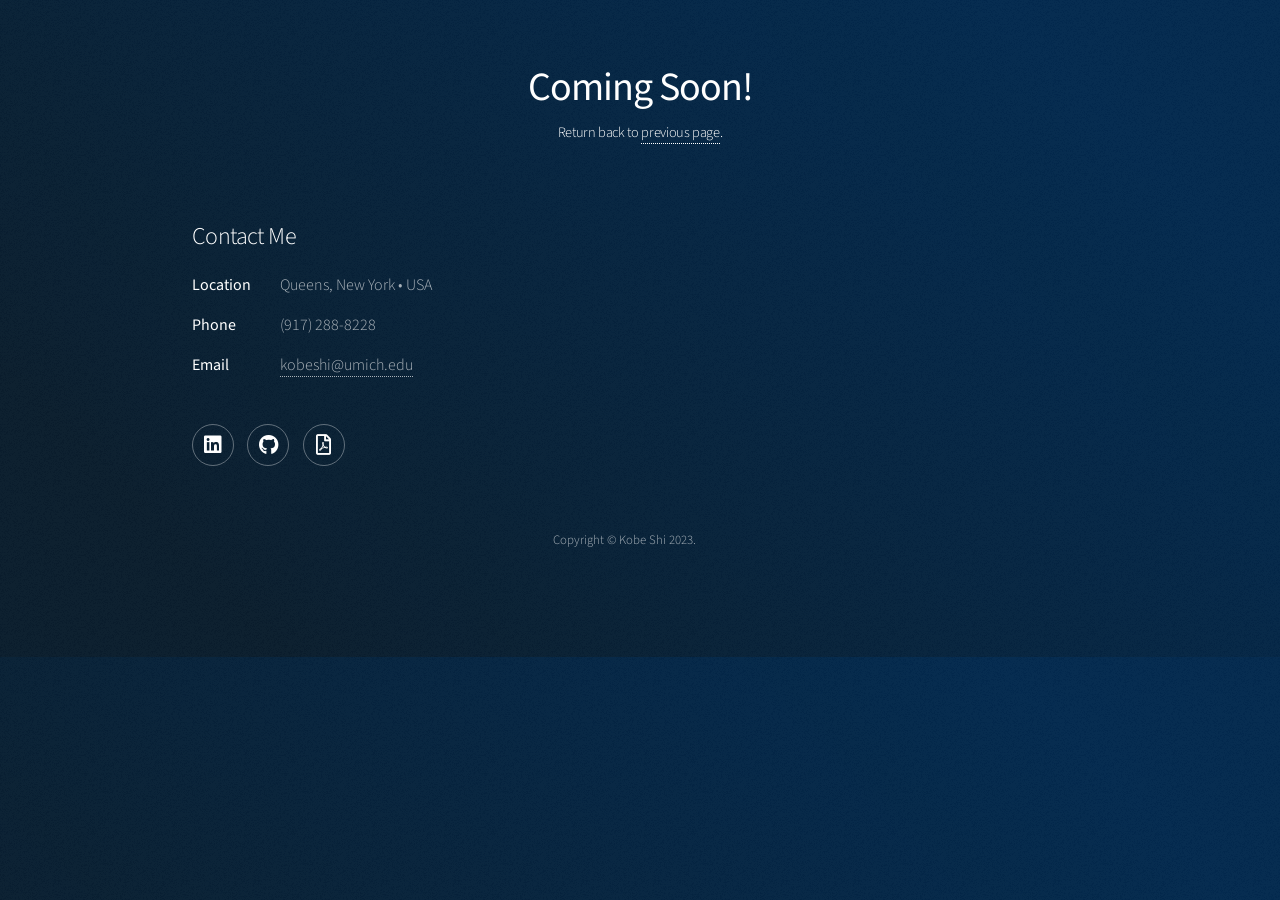
<file: tba.html>
<!DOCTYPE HTML>
<!--
	Stellar by HTML5 UP
	html5up.net | @ajlkn
	Free for personal and commercial use under the CCA 3.0 license (html5up.net/license)
-->
<html>
	<head>
		<title>Coming Soon!</title>
		<meta charset="utf-8" />
		<meta name="viewport" content="width=device-width, initial-scale=1, user-scalable=no" />
		<link rel="stylesheet" href="assets/css/main.css" />
		<noscript><link rel="stylesheet" href="assets/css/noscript.css" /></noscript>
	</head>
	<body class="is-preload">

		<!-- Wrapper -->
			<div id="wrapper">

				<!-- Header -->
					<header id="header">
                        <h1><b>Coming Soon!</b></h1>
						<h5>Return back to <a href="javascript:history.back()">previous page</a>.</h5>
					</header>

				<!-- Main -->
					

				<!-- Footer -->
				<footer id="footer">
					<section>
						<h2>Contact Me</h2>
						<dl class="alt">
							<dt>Location</dt>
							<dd>Queens, New York &bull; USA</dd>
							<dt>Phone</dt>
							<dd>(917) 288-8228</dd>
							<dt>Email</dt>
							<dd><a href="mailto: kobeshi@umich.edu">kobeshi@umich.edu</a></dd>
						</dl>
						<ul class="icons">
							<li><a href="https://www.linkedin.com/in/kobeshi/" target="_blank" class="icon brands fa-linkedin alt"><span class="label">LinkedIn</span></a></li>
							<li><a href="https://github.com/jkobeshi" target="_blank" class="icon brands fa-github alt"><span class="label">GitHub</span></a></li>
							<li><a href="Resume/Resume_Kobe_Shi-v1.0wm.pdf" target="_blank" class="icon minor fa-file-pdf alt"><span class="label">Resume</span></a></li>
						</ul>
					</section>
					<p class="copyright">Copyright &copy; Kobe Shi 2023.</p>
				</footer>

			</div>

		<!-- Scripts -->
			<script src="assets/js/jquery.min.js"></script>
			<script src="assets/js/jquery.scrollex.min.js"></script>
			<script src="assets/js/jquery.scrolly.min.js"></script>
			<script src="assets/js/browser.min.js"></script>
			<script src="assets/js/breakpoints.min.js"></script>
			<script src="assets/js/util.js"></script>
			<script src="assets/js/main.js"></script>

	</body>
</html>
</file>
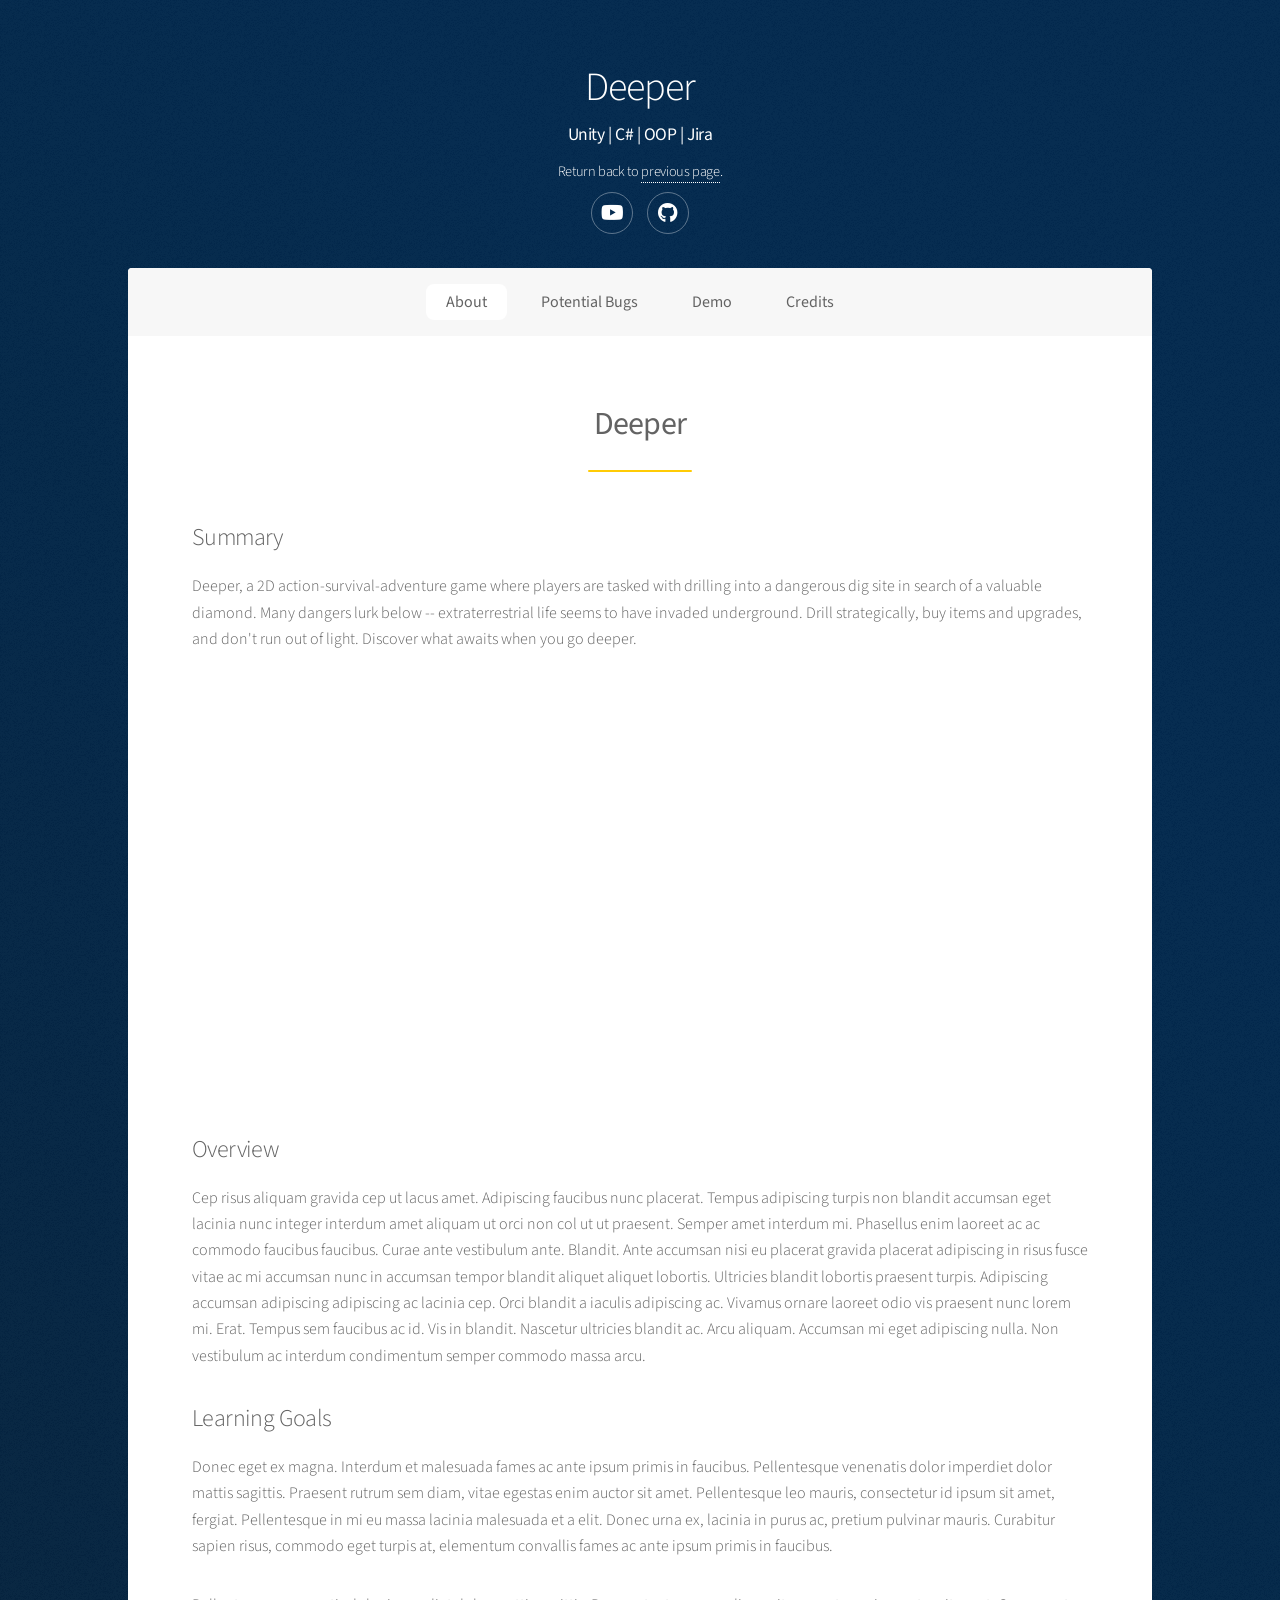
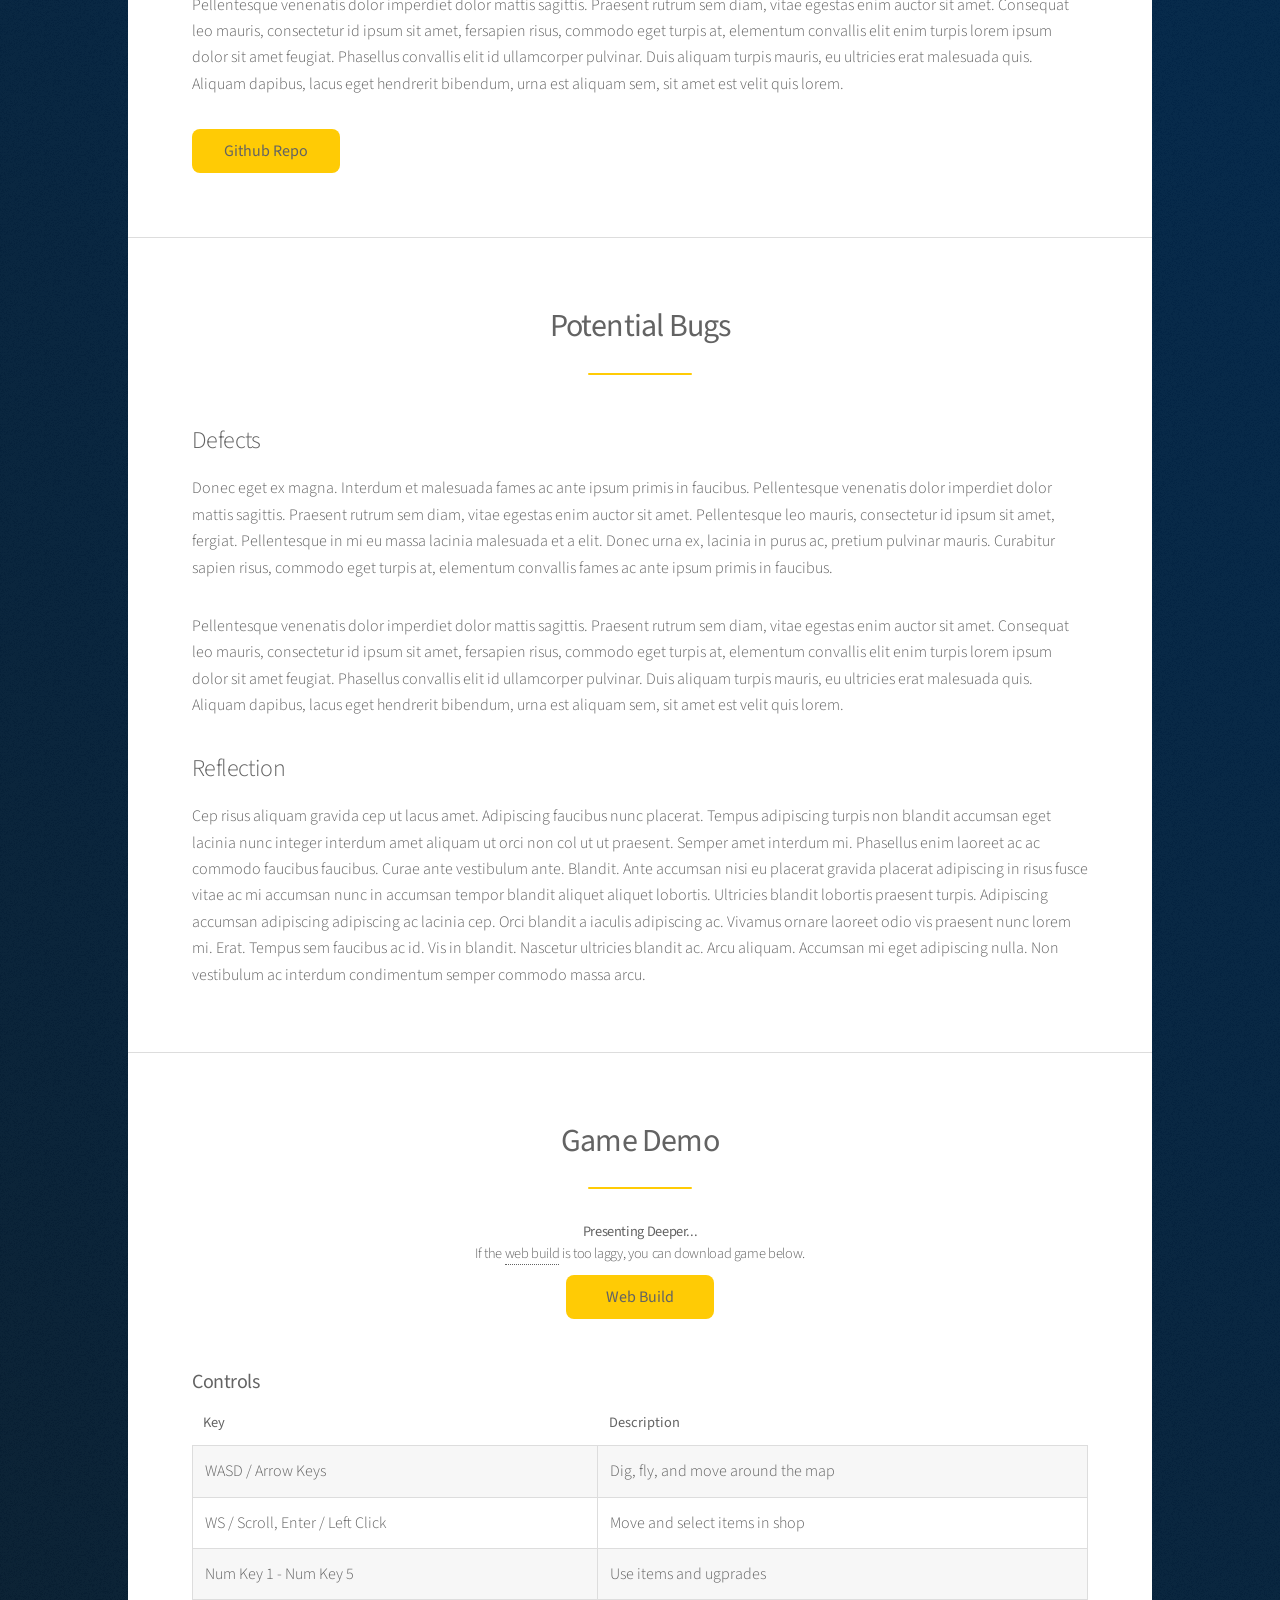
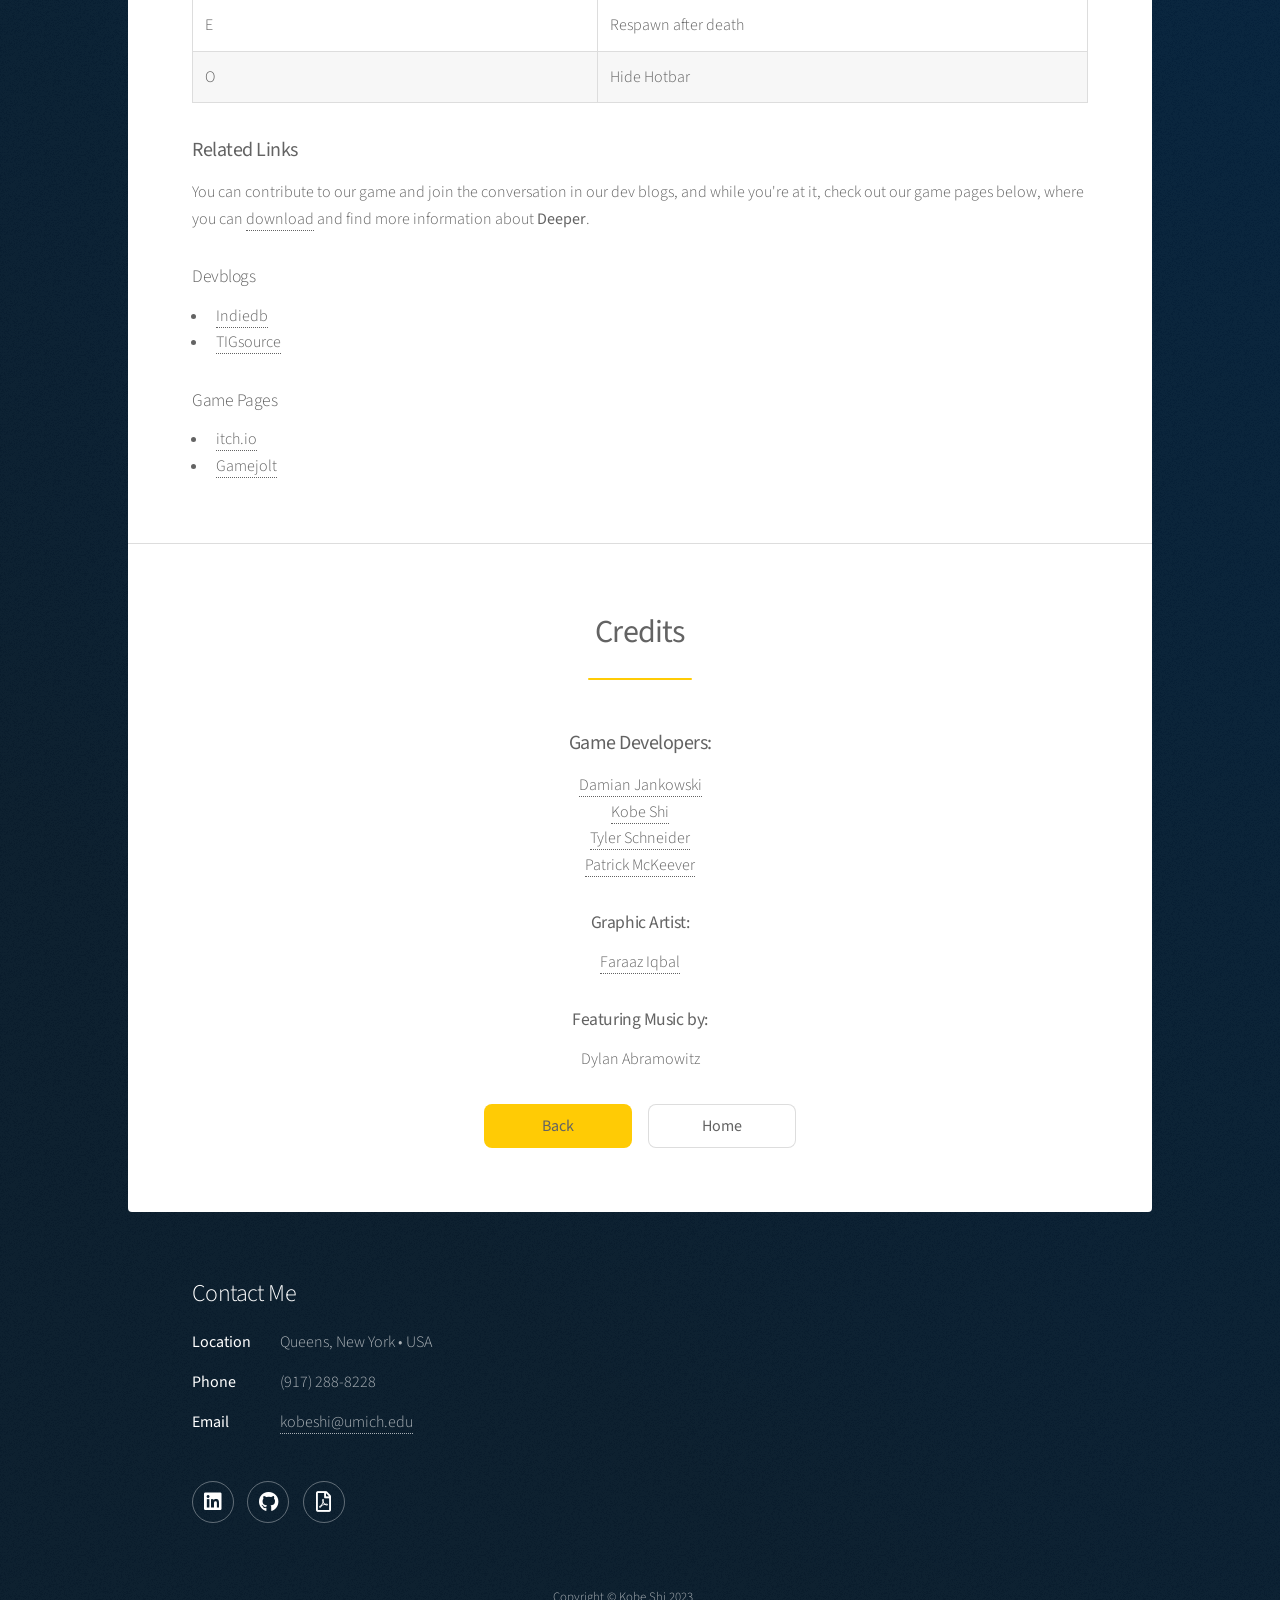
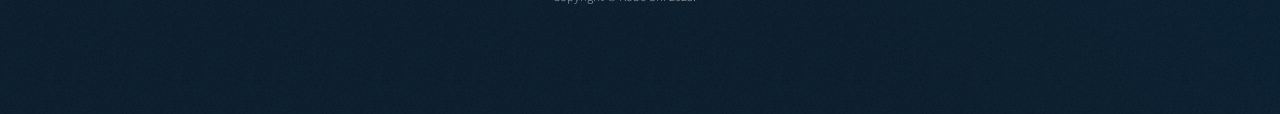
<file: projects/Deeper.html>
<!DOCTYPE HTML>
<!--
	Stellar by HTML5 UP
	html5up.net | @ajlkn
	Free for personal and commercial use under the CCA 3.0 license (html5up.net/license)
-->
<html>
	<head>
		<title>Deeper</title>
		<meta charset="utf-8" />
		<meta name="viewport" content="width=device-width, initial-scale=1, user-scalable=no" />
		<link rel="stylesheet" href="../assets/css/main.css" />
		<noscript><link rel="stylesheet" href="../assets/css/noscript.css" /></noscript>
	</head>
	<body class="is-preload">

		<!-- Wrapper -->
			<div id="wrapper">

				<!-- Header -->
					<header id="header">
						<h1>Deeper</h1>
                        <h4><b>Unity | C# | OOP | Jira</b></h4>
						<h5>Return back to <a href="javascript:history.back()">previous page</a>.</h5>
                        <ul class="icons">
							<li><a href="https://www.youtube.com/watch?v=bWgh9uNAmPg" target="_blank" class="icon brands fa-youtube alt"><span class="label">Youtube</span></a></li>
							<li><a href="https://github.com/jkobeshi/Deeper" target="_blank" class="icon brands fa-github alt"><span class="label">GitHub</span></a></li>
						</ul>
					</header>

                <!-- Nav Bar -->
                    <nav id="nav">
                        <ul>
                            <li><a href="#about" class="active"><b>About</b></a></li>
                            <li><a href="#bugs"><b>Potential Bugs</b></a></li>
                            <li><a href="#demo"><b>Demo</b></a></li>
                            <li><a href="#credits"><b>Credits</b></a></li>
                        </ul>
                    </nav>

				<!-- Main -->
					<div id="main">

						<!-- Content -->
							<section id="about" class="main">
                                <header class="major special">
									<h2><b>Deeper</b></h2>
								</header>
                                <h2>Summary</h2>
                                <p> Deeper, a 2D action-survival-adventure game where players are tasked with drilling into a dangerous 
                                    dig site in search of a valuable diamond. Many dangers lurk below -- extraterrestrial life seems to 
                                    have invaded underground. Drill strategically, buy items and upgrades, and don't run out of light. 
                                    Discover what awaits when you go deeper.<p>
                                <header class="major special">
                                    <div style="position: relative; left: 15% ; padding-bottom: 40%; padding-top: 5px; height: 0; overflow: hidden;">
                                        <iframe src="https://www.youtube.com/embed/bWgh9uNAmPg" frameborder="0" allow="accelerometer; autoplay; encrypted-media; gyroscope; picture-in-picture" allowfullscreen style="position: absolute; top: 0; left: 0; width: 70%; height: 100%;"></iframe>
                                      </div>
                                </header>
                                        
                                <h2><br>Overview</h2>
								<p>Cep risus aliquam gravida cep ut lacus amet. Adipiscing faucibus nunc placerat. Tempus adipiscing turpis non blandit accumsan eget lacinia nunc integer interdum amet aliquam ut orci non col ut ut praesent. Semper amet interdum mi. Phasellus enim laoreet ac ac commodo faucibus faucibus. Curae ante vestibulum ante. Blandit. Ante accumsan nisi eu placerat gravida placerat adipiscing in risus fusce vitae ac mi accumsan nunc in accumsan tempor blandit aliquet aliquet lobortis. Ultricies blandit lobortis praesent turpis. Adipiscing accumsan adipiscing adipiscing ac lacinia cep. Orci blandit a iaculis adipiscing ac. Vivamus ornare laoreet odio vis praesent nunc lorem mi. Erat. Tempus sem faucibus ac id. Vis in blandit. Nascetur ultricies blandit ac. Arcu aliquam. Accumsan mi eget adipiscing nulla. Non vestibulum ac interdum condimentum semper commodo massa arcu.</p>
							

								<h2>Learning Goals</h2>
								<p>Donec eget ex magna. Interdum et malesuada fames ac ante ipsum primis in faucibus. Pellentesque venenatis dolor imperdiet dolor mattis sagittis. Praesent rutrum sem diam, vitae egestas enim auctor sit amet. Pellentesque leo mauris, consectetur id ipsum sit amet, fergiat. Pellentesque in mi eu massa lacinia malesuada et a elit. Donec urna ex, lacinia in purus ac, pretium pulvinar mauris. Curabitur sapien risus, commodo eget turpis at, elementum convallis fames ac ante ipsum primis in faucibus.</p>
								<p>Pellentesque venenatis dolor imperdiet dolor mattis sagittis. Praesent rutrum sem diam, vitae egestas enim auctor sit amet. Consequat leo mauris, consectetur id ipsum sit amet, fersapien risus, commodo eget turpis at, elementum convallis elit enim turpis lorem ipsum dolor sit amet feugiat. Phasellus convallis elit id ullamcorper pulvinar. Duis aliquam turpis mauris, eu ultricies erat malesuada quis. Aliquam dapibus, lacus eget hendrerit bibendum, urna est aliquam sem, sit amet est velit quis lorem.</p>
								
                                <ul class="actions">
                                    <li><a href="https://github.com/jkobeshi/Deeper" target="_blank" class="primary button"><b>Github Repo</b></a></li>
                                </ul>
                            </section>
                            
                            
                            <section id="bugs" class="main">
                                <header class="major special">
									<h2><b>Potential Bugs</b></h2>
								</header>

                                
								<h2>Defects</h2>
								<p>Donec eget ex magna. Interdum et malesuada fames ac ante ipsum primis in faucibus. Pellentesque venenatis dolor imperdiet dolor mattis sagittis. Praesent rutrum sem diam, vitae egestas enim auctor sit amet. Pellentesque leo mauris, consectetur id ipsum sit amet, fergiat. Pellentesque in mi eu massa lacinia malesuada et a elit. Donec urna ex, lacinia in purus ac, pretium pulvinar mauris. Curabitur sapien risus, commodo eget turpis at, elementum convallis fames ac ante ipsum primis in faucibus.</p>
								<p>Pellentesque venenatis dolor imperdiet dolor mattis sagittis. Praesent rutrum sem diam, vitae egestas enim auctor sit amet. Consequat leo mauris, consectetur id ipsum sit amet, fersapien risus, commodo eget turpis at, elementum convallis elit enim turpis lorem ipsum dolor sit amet feugiat. Phasellus convallis elit id ullamcorper pulvinar. Duis aliquam turpis mauris, eu ultricies erat malesuada quis. Aliquam dapibus, lacus eget hendrerit bibendum, urna est aliquam sem, sit amet est velit quis lorem.</p>
								<h2>Reflection</h2>
								<p>Cep risus aliquam gravida cep ut lacus amet. Adipiscing faucibus nunc placerat. Tempus adipiscing turpis non blandit accumsan eget lacinia nunc integer interdum amet aliquam ut orci non col ut ut praesent. Semper amet interdum mi. Phasellus enim laoreet ac ac commodo faucibus faucibus. Curae ante vestibulum ante. Blandit. Ante accumsan nisi eu placerat gravida placerat adipiscing in risus fusce vitae ac mi accumsan nunc in accumsan tempor blandit aliquet aliquet lobortis. Ultricies blandit lobortis praesent turpis. Adipiscing accumsan adipiscing adipiscing ac lacinia cep. Orci blandit a iaculis adipiscing ac. Vivamus ornare laoreet odio vis praesent nunc lorem mi. Erat. Tempus sem faucibus ac id. Vis in blandit. Nascetur ultricies blandit ac. Arcu aliquam. Accumsan mi eget adipiscing nulla. Non vestibulum ac interdum condimentum semper commodo massa arcu.</p>
							</section>

                            <section id="demo" class="main">
                                <header class="major special">
									<h2><b>Game Demo</b></h2>
                                    <h5><b>Presenting Deeper...</b><br>
                                        If the <a href="http://www-personal.umich.edu/~kobeshi/Deeper/" target="_blank">web build</a> 
                                        is too laggy, you can download game below.
                                    </h5>
                                    <ul class="actions special">
                                        <li><a href="http://www-personal.umich.edu/~kobeshi/Deeper/" target="_blank" class="primary button"><b>Web Build</b></a></li>
                                    </ul>
                                    
								</header>
<!-- 
                                <header class="major special">
                                    <iframe width="1000" height="650" 
                                        src="http://www-personal.umich.edu/~kobeshi/Deeper/">
                                    </iframe>
                                </header> -->

                                <h3><b>Controls</b></h3>
                                <div class="table-wrapper">
                                    <table class="alt">
                                        <thead>
                                            <tr>
                                                <th>Key</th>
                                                <th>Description</th>

                                            </tr>
                                        </thead>
                                        <tbody>
                                            <tr>
                                                <td>WASD / Arrow Keys</td>
                                                <td>Dig, fly, and move around the map</td>

                                            </tr>
                                            <tr>
                                                <td>WS / Scroll, Enter / Left Click</td>
                                                <td>Move and select items in shop</td>

                                            </tr>
                                            <tr>
                                                <td>Num Key 1 - Num Key 5</td>
                                                <td>Use items and ugprades</td>

                                            </tr>
                                            <tr>
                                                <td>E</td>
                                                <td>Respawn after death</td>

                                            </tr>
                                            <tr>
                                                <td>O</td>
                                                <td>Hide Hotbar</td>

                                            </tr>
                                        </tbody>

                                    </table>
                                </div>


                                <h3><b>Related Links</b></h3>
                                <p>You can contribute to our game and join the conversation in our dev blogs, 
                                    and while you're at it, check out our game pages below, where you can 
                                    <a href="https://gamejolt.com/games/deeper/710638" target="_blank">download</a> 
                                    and find more information about <b>Deeper</b>.</p>
                                    
                                    <h4>Devblogs</h4>
                                    <ul>
                                        <li><a href="https://www.indiedb.com/games/deeper/news/deeper-full-release#articlesform" target="_blank">Indiedb</a></li>
                                        <li><a href="https://forums.tigsource.com/index.php?topic=73221.msg1449621#msg1449621" target="_blank">TIGsource</a></li>
                                    </ul>
                                    <h4>Game Pages</h4>
                                    <ul>
                                        <li><a href="https://aberration-games.itch.io/deeper" target="_blank">itch.io</a></li>
                                        <li><a href="https://gamejolt.com/games/deeper/710638" target="_blank">Gamejolt</a></li>
                                    </ul>
                                

							</section>

                            <section id="credits" class="main special">
                                <header class="major">
									<h2><b>Credits</b></h2>
								</header>
                                <h3><b>Game Developers:</b></h3>
                                
                                <p><a href="https://damianjj1.github.io/" target="_blank">Damian Jankowski</a><br>
                                <a href="http://www-personal.umich.edu/~kobeshi/kobeshi/" target="_blank">Kobe Shi</a><br>
                                <a href="https://tyschnei.github.io/" target="_blank">Tyler Schneider</a><br>
                                <a href="http://www-personal.umich.edu/~patmckee/portfolio/" target="_blank">Patrick McKeever</a><br></p>

                                <h4><b>Graphic Artist:</b></h4>
                                <p><a href="https://faraaziq.github.io/" target="_blank">Faraaz Iqbal</a></p>

                                <h4><b>Featuring Music by:</b></h4>
                                <p>Dylan Abramowitz</p>

                                <ul class="actions special">
                                    <li><a href="javascript:history.back()" class="primary button"><b>Back</b></a></li>
                                    <li><a href="../home.html" class="button"><b>Home</b></a></li>
                                </ul>
                            </section>

					</div>

				<!-- Footer -->
					<!-- Footer -->
				<footer id="footer">
					<section>
						<h2>Contact Me</h2>
						<dl class="alt">
							<dt>Location</dt>
							<dd>Queens, New York &bull; USA</dd>
							<dt>Phone</dt>
							<dd>(917) 288-8228</dd>
							<dt>Email</dt>
							<dd><a href="mailto: kobeshi@umich.edu">kobeshi@umich.edu</a></dd>
						</dl>
						<ul class="icons">
							<li><a href="https://www.linkedin.com/in/kobeshi/" target="_blank" class="icon brands fa-linkedin alt"><span class="label">LinkedIn</span></a></li>
							<li><a href="https://github.com/jkobeshi" target="_blank" class="icon brands fa-github alt"><span class="label">GitHub</span></a></li>
							<li><a href="Resume-1.0.pdf" target="_blank" class="icon minor fa-file-pdf alt"><span class="label">Resume</span></a></li>
						</ul>
					</section>
					<p class="copyright">Copyright &copy; Kobe Shi 2023.</p>
				</footer>

			</div>

		<!-- Scripts -->
			<script src="../assets/js/jquery.min.js"></script>
			<script src="../assets/js/jquery.scrollex.min.js"></script>
			<script src="../assets/js/jquery.scrolly.min.js"></script>
			<script src="../assets/js/browser.min.js"></script>
			<script src="../assets/js/breakpoints.min.js"></script>
			<script src="../assets/js/util.js"></script>
			<script src="../assets/js/main.js"></script>

	</body>
</html>
</file>
<file: assets/css/noscript.css>
/*
	Stellar by HTML5 UP
	html5up.net | @ajlkn
	Free for personal and commercial use under the CCA 3.0 license (html5up.net/license)
*/

/* Header */

	body.is-preload #header.alt > * {
		opacity: 1;
	}

	body.is-preload #header.alt .logo {
		-moz-transform: none;
		-webkit-transform: none;
		-ms-transform: none;
		transform: none;
	}
</file>
<file: assets/css/main.css>
@import url(fontawesome-all.min.css);
@import 'https://fonts.googleapis.com/css?family=Source+Sans+Pro:300,400';

/*
	Stellar by HTML5 UP
	html5up.net | @ajlkn
	Free for personal and commercial use under the CCA 3.0 license (html5up.net/license)
*/

html, body, div, span, applet, object,
iframe, h1, h2, h3, h4, h5, h6, p, blockquote,
pre, a, abbr, acronym, address, big, cite,
code, del, dfn, em, img, ins, kbd, q, s, samp,
small, strike, strong, sub, sup, tt, var, b,
u, i, center, dl, dt, dd, ol, ul, li, fieldset,
form, label, legend, table, caption, tbody,
tfoot, thead, tr, th, td, article, aside,
canvas, details, embed, figure, figcaption,
footer, header, hgroup, menu, nav, output, ruby,
section, summary, time, mark, audio, video {
	margin: 0;
	padding: 0;
	border: 0;
	font-size: 100%;
	font: inherit;
	vertical-align: baseline;}

article, aside, details, figcaption, figure,
footer, header, hgroup, menu, nav, section {
	display: block;}

body {
	line-height: 1;
}

ol, ul {
	list-style: none;
}

blockquote, q {
	quotes: none;
}

	blockquote:before, blockquote:after, q:before, q:after {
		content: '';
		content: none;
	}

table {
	border-collapse: collapse;
	border-spacing: 0;
}

body {
	-webkit-text-size-adjust: none;
}

mark {
	background-color: transparent;
	color: inherit;
}

input::-moz-focus-inner {
	border: 0;
	padding: 0;
}

input, select, textarea {
	-moz-appearance: none;
	-webkit-appearance: none;
	-ms-appearance: none;
	appearance: none;
}

/* Basic */

	@-ms-viewport {
		width: device-width;
	}

	body {
		-ms-overflow-style: scrollbar;
	}

	@media screen and (max-width: 480px) {

		html, body {
			min-width: 320px;
		}

	}

	html {
		box-sizing: border-box;
	}

	*, *:before, *:after {
		box-sizing: inherit;
	}

	body {
		background-color: #00274C;
		background-image: url("images/overlay.png"), -moz-linear-gradient(45deg, #081b29 15%, #00274C 85%);
		background-image: url("images/overlay.png"), -webkit-linear-gradient(45deg, #081b29  15%, #00274C 85%);
		background-image: url("images/overlay.png"), -ms-linear-gradient(45deg, #081b29  15%, #00274C 85%);
		background-image: url("images/overlay.png"), linear-gradient(45deg, #081b29  15%, #00274C 85%);
	}

		body.is-preload *, body.is-preload *:before, body.is-preload *:after {
			-moz-animation: none !important;
			-webkit-animation: none !important;
			-ms-animation: none !important;
			animation: none !important;
			-moz-transition: none !important;
			-webkit-transition: none !important;
			-ms-transition: none !important;
			transition: none !important;
		}

/* Type */

	body {
		background-color: #00274C;
		color: rgba(255, 255, 255, 0.65);
	}

	body, input, select, textarea {
		font-family: "Source Sans Pro", Helvetica, sans-serif;
		font-size: 17pt;
		font-weight: 300;
		line-height: 1.65;
	}

		@media screen and (max-width: 1680px) {

			body, input, select, textarea {
				font-size: 14pt;
			}

		}

		@media screen and (max-width: 1280px) {

			body, input, select, textarea {
				font-size: 12pt;
			}

		}

		@media screen and (max-width: 360px) {

			body, input, select, textarea {
				font-size: 11pt;
			}

		}

	a {
		-moz-transition: color 0.2s ease, border-bottom 0.2s ease;
		-webkit-transition: color 0.2s ease, border-bottom 0.2s ease;
		-ms-transition: color 0.2s ease, border-bottom 0.2s ease;
		transition: color 0.2s ease, border-bottom 0.2s ease;
		text-decoration: none;
		border-bottom: dotted 1px;
		color: inherit;
	}

		a:hover {
			border-bottom-color: transparent;
		}

	strong, b {
		font-weight: 400;
	}

	em, i {
		font-style: italic;
	}

	p {
		margin: 0 0 2em 0;
	}

		p.content {
			-moz-columns: 20em 2;
			-webkit-columns: 20em 2;
			-ms-columns: 20em 2;
			columns: 20em 2;
			-moz-column-gap: 2em;
			-webkit-column-gap: 2em;
			-ms-column-gap: 2em;
			column-gap: 2em;
			text-align: justify;
		}

	h1, h2, h3, h4, h5, h6 {
		font-weight: 300;
		line-height: 1.5;
		margin: 0 0 0.7em 0;
		letter-spacing: -0.025em;
	}

		h1 a, h2 a, h3 a, h4 a, h5 a, h6 a {
			color: inherit;
			text-decoration: none;
		}

	h1 {
		font-size: 2.5em;
		line-height: 1.2;
	}

	h2 {
		font-size: 1.5em;
	}

	h3 {
		font-size: 1.25em;
	}

	h4 {
		font-size: 1.1em;
	}

	h5 {
		font-size: 0.9em;
	}

	h6 {
		font-size: 0.7em;
	}

	@media screen and (max-width: 736px) {

		h1 {
			font-size: 2em;
		}

	}

	sub {
		font-size: 0.8em;
		position: relative;
		top: 0.5em;
	}

	sup {
		font-size: 0.8em;
		position: relative;
		top: -0.5em;
	}

	blockquote {
		border-left: solid 4px;
		font-style: italic;
		margin: 0 0 2em 0;
		padding: 0.5em 0 0.5em 2em;
	}

	code {
		border-radius: 8px;
		border: solid 1px;
		font-family: "Courier New", monospace;
		font-size: 0.9em;
		margin: 0 0.25em;
		padding: 0.25em 0.65em;
	}

	pre {
		-webkit-overflow-scrolling: touch;
		font-family: "Courier New", monospace;
		font-size: 0.9em;
		margin: 0 0 2em 0;
	}

		pre code {
			display: block;
			line-height: 1.75;
			padding: 1em 1.5em;
			overflow-x: auto;
		}

	hr {
		border: 0;
		border-bottom: solid 1px;
		margin: 2em 0;
	}

		hr.major {
			margin: 3em 0;
		}

	.align-left {
		text-align: left;
	}

	.align-center {
		text-align: center;
	}

	.align-right {
		text-align: right;
	}

	input, select, textarea {
		color: #ffffff;
	}

	a:hover {
		color: #ffffff;
	}

	strong, b {
		color: #ffffff;
	}

	h1, h2, h3, h4, h5, h6 {
		color: #ffffff;
	}

	blockquote {
		border-left-color: rgba(255, 255, 255, 0.35);
	}

	code {
		background: rgba(255, 255, 255, 0.075);
		border-color: rgba(255, 255, 255, 0.35);
	}

	hr {
		border-bottom-color: rgba(255, 255, 255, 0.35);
	}

/* Row */

	.row {
		display: flex;
		flex-wrap: wrap;
		box-sizing: border-box;
		align-items: stretch;
	}

		.row > * {
			box-sizing: border-box;
		}

		.row.gtr-uniform > * > :last-child {
			margin-bottom: 0;
		}

		.row.aln-left {
			justify-content: flex-start;
		}

		.row.aln-center {
			justify-content: center;
		}

		.row.aln-right {
			justify-content: flex-end;
		}

		.row.aln-top {
			align-items: flex-start;
		}

		.row.aln-middle {
			align-items: center;
		}

		.row.aln-bottom {
			align-items: flex-end;
		}

		.row > .imp {
			order: -1;
		}

		.row > .col-1 {
			width: 8.33333%;
		}

		.row > .off-1 {
			margin-left: 8.33333%;
		}

		.row > .col-2 {
			width: 16.66667%;
		}

		.row > .off-2 {
			margin-left: 16.66667%;
		}

		.row > .col-3 {
			width: 25%;
		}

		.row > .off-3 {
			margin-left: 25%;
		}

		.row > .col-4 {
			width: 33.33333%;
		}

		.row > .off-4 {
			margin-left: 33.33333%;
		}

		.row > .col-5 {
			width: 41.66667%;
		}

		.row > .off-5 {
			margin-left: 41.66667%;
		}

		.row > .col-6 {
			width: 50%;
		}

		.row > .off-6 {
			margin-left: 50%;
		}

		.row > .col-7 {
			width: 58.33333%;
		}

		.row > .off-7 {
			margin-left: 58.33333%;
		}

		.row > .col-8 {
			width: 66.66667%;
		}

		.row > .off-8 {
			margin-left: 66.66667%;
		}

		.row > .col-9 {
			width: 75%;
		}

		.row > .off-9 {
			margin-left: 75%;
		}

		.row > .col-10 {
			width: 83.33333%;
		}

		.row > .off-10 {
			margin-left: 83.33333%;
		}

		.row > .col-11 {
			width: 91.66667%;
		}

		.row > .off-11 {
			margin-left: 91.66667%;
		}

		.row > .col-12 {
			width: 100%;
		}

		.row > .off-12 {
			margin-left: 100%;
		}

		.row.gtr-0 {
			margin-top: 0;
			margin-left: 0em;
		}

			.row.gtr-0 > * {
				padding: 0 0 0 0em;
			}

			.row.gtr-0.gtr-uniform {
				margin-top: 0em;
			}

				.row.gtr-0.gtr-uniform > * {
					padding-top: 0em;
				}

		.row.gtr-25 {
			margin-top: 0;
			margin-left: -0.375em;
		}

			.row.gtr-25 > * {
				padding: 0 0 0 0.375em;
			}

			.row.gtr-25.gtr-uniform {
				margin-top: -0.375em;
			}

				.row.gtr-25.gtr-uniform > * {
					padding-top: 0.375em;
				}

		.row.gtr-50 {
			margin-top: 0;
			margin-left: -0.75em;
		}

			.row.gtr-50 > * {
				padding: 0 0 0 0.75em;
			}

			.row.gtr-50.gtr-uniform {
				margin-top: -0.75em;
			}

				.row.gtr-50.gtr-uniform > * {
					padding-top: 0.75em;
				}

		.row {
			margin-top: 0;
			margin-left: -1.5em;
		}

			.row > * {
				padding: 0 0 0 1.5em;
			}

			.row.gtr-uniform {
				margin-top: -1.5em;
			}

				.row.gtr-uniform > * {
					padding-top: 1.5em;
				}

		.row.gtr-150 {
			margin-top: 0;
			margin-left: -2.25em;
		}

			.row.gtr-150 > * {
				padding: 0 0 0 2.25em;
			}

			.row.gtr-150.gtr-uniform {
				margin-top: -2.25em;
			}

				.row.gtr-150.gtr-uniform > * {
					padding-top: 2.25em;
				}

		.row.gtr-200 {
			margin-top: 0;
			margin-left: -3em;
		}

			.row.gtr-200 > * {
				padding: 0 0 0 3em;
			}

			.row.gtr-200.gtr-uniform {
				margin-top: -3em;
			}

				.row.gtr-200.gtr-uniform > * {
					padding-top: 3em;
				}

		@media screen and (max-width: 1680px) {

			.row {
				display: flex;
				flex-wrap: wrap;
				box-sizing: border-box;
				align-items: stretch;
			}

				.row > * {
					box-sizing: border-box;
				}

				.row.gtr-uniform > * > :last-child {
					margin-bottom: 0;
				}

				.row.aln-left {
					justify-content: flex-start;
				}

				.row.aln-center {
					justify-content: center;
				}

				.row.aln-right {
					justify-content: flex-end;
				}

				.row.aln-top {
					align-items: flex-start;
				}

				.row.aln-middle {
					align-items: center;
				}

				.row.aln-bottom {
					align-items: flex-end;
				}

				.row > .imp-xlarge {
					order: -1;
				}

				.row > .col-1-xlarge {
					width: 8.33333%;
				}

				.row > .off-1-xlarge {
					margin-left: 8.33333%;
				}

				.row > .col-2-xlarge {
					width: 16.66667%;
				}

				.row > .off-2-xlarge {
					margin-left: 16.66667%;
				}

				.row > .col-3-xlarge {
					width: 25%;
				}

				.row > .off-3-xlarge {
					margin-left: 25%;
				}

				.row > .col-4-xlarge {
					width: 33.33333%;
				}

				.row > .off-4-xlarge {
					margin-left: 33.33333%;
				}

				.row > .col-5-xlarge {
					width: 41.66667%;
				}

				.row > .off-5-xlarge {
					margin-left: 41.66667%;
				}

				.row > .col-6-xlarge {
					width: 50%;
				}

				.row > .off-6-xlarge {
					margin-left: 50%;
				}

				.row > .col-7-xlarge {
					width: 58.33333%;
				}

				.row > .off-7-xlarge {
					margin-left: 58.33333%;
				}

				.row > .col-8-xlarge {
					width: 66.66667%;
				}

				.row > .off-8-xlarge {
					margin-left: 66.66667%;
				}

				.row > .col-9-xlarge {
					width: 75%;
				}

				.row > .off-9-xlarge {
					margin-left: 75%;
				}

				.row > .col-10-xlarge {
					width: 83.33333%;
				}

				.row > .off-10-xlarge {
					margin-left: 83.33333%;
				}

				.row > .col-11-xlarge {
					width: 91.66667%;
				}

				.row > .off-11-xlarge {
					margin-left: 91.66667%;
				}

				.row > .col-12-xlarge {
					width: 100%;
				}

				.row > .off-12-xlarge {
					margin-left: 100%;
				}

				.row.gtr-0 {
					margin-top: 0;
					margin-left: 0em;
				}

					.row.gtr-0 > * {
						padding: 0 0 0 0em;
					}

					.row.gtr-0.gtr-uniform {
						margin-top: 0em;
					}

						.row.gtr-0.gtr-uniform > * {
							padding-top: 0em;
						}

				.row.gtr-25 {
					margin-top: 0;
					margin-left: -0.375em;
				}

					.row.gtr-25 > * {
						padding: 0 0 0 0.375em;
					}

					.row.gtr-25.gtr-uniform {
						margin-top: -0.375em;
					}

						.row.gtr-25.gtr-uniform > * {
							padding-top: 0.375em;
						}

				.row.gtr-50 {
					margin-top: 0;
					margin-left: -0.75em;
				}

					.row.gtr-50 > * {
						padding: 0 0 0 0.75em;
					}

					.row.gtr-50.gtr-uniform {
						margin-top: -0.75em;
					}

						.row.gtr-50.gtr-uniform > * {
							padding-top: 0.75em;
						}

				.row {
					margin-top: 0;
					margin-left: -1.5em;
				}

					.row > * {
						padding: 0 0 0 1.5em;
					}

					.row.gtr-uniform {
						margin-top: -1.5em;
					}

						.row.gtr-uniform > * {
							padding-top: 1.5em;
						}

				.row.gtr-150 {
					margin-top: 0;
					margin-left: -2.25em;
				}

					.row.gtr-150 > * {
						padding: 0 0 0 2.25em;
					}

					.row.gtr-150.gtr-uniform {
						margin-top: -2.25em;
					}

						.row.gtr-150.gtr-uniform > * {
							padding-top: 2.25em;
						}

				.row.gtr-200 {
					margin-top: 0;
					margin-left: -3em;
				}

					.row.gtr-200 > * {
						padding: 0 0 0 3em;
					}

					.row.gtr-200.gtr-uniform {
						margin-top: -3em;
					}

						.row.gtr-200.gtr-uniform > * {
							padding-top: 3em;
						}

		}

		@media screen and (max-width: 1280px) {

			.row {
				display: flex;
				flex-wrap: wrap;
				box-sizing: border-box;
				align-items: stretch;
			}

				.row > * {
					box-sizing: border-box;
				}

				.row.gtr-uniform > * > :last-child {
					margin-bottom: 0;
				}

				.row.aln-left {
					justify-content: flex-start;
				}

				.row.aln-center {
					justify-content: center;
				}

				.row.aln-right {
					justify-content: flex-end;
				}

				.row.aln-top {
					align-items: flex-start;
				}

				.row.aln-middle {
					align-items: center;
				}

				.row.aln-bottom {
					align-items: flex-end;
				}

				.row > .imp-large {
					order: -1;
				}

				.row > .col-1-large {
					width: 8.33333%;
				}

				.row > .off-1-large {
					margin-left: 8.33333%;
				}

				.row > .col-2-large {
					width: 16.66667%;
				}

				.row > .off-2-large {
					margin-left: 16.66667%;
				}

				.row > .col-3-large {
					width: 25%;
				}

				.row > .off-3-large {
					margin-left: 25%;
				}

				.row > .col-4-large {
					width: 33.33333%;
				}

				.row > .off-4-large {
					margin-left: 33.33333%;
				}

				.row > .col-5-large {
					width: 41.66667%;
				}

				.row > .off-5-large {
					margin-left: 41.66667%;
				}

				.row > .col-6-large {
					width: 50%;
				}

				.row > .off-6-large {
					margin-left: 50%;
				}

				.row > .col-7-large {
					width: 58.33333%;
				}

				.row > .off-7-large {
					margin-left: 58.33333%;
				}

				.row > .col-8-large {
					width: 66.66667%;
				}

				.row > .off-8-large {
					margin-left: 66.66667%;
				}

				.row > .col-9-large {
					width: 75%;
				}

				.row > .off-9-large {
					margin-left: 75%;
				}

				.row > .col-10-large {
					width: 83.33333%;
				}

				.row > .off-10-large {
					margin-left: 83.33333%;
				}

				.row > .col-11-large {
					width: 91.66667%;
				}

				.row > .off-11-large {
					margin-left: 91.66667%;
				}

				.row > .col-12-large {
					width: 100%;
				}

				.row > .off-12-large {
					margin-left: 100%;
				}

				.row.gtr-0 {
					margin-top: 0;
					margin-left: 0em;
				}

					.row.gtr-0 > * {
						padding: 0 0 0 0em;
					}

					.row.gtr-0.gtr-uniform {
						margin-top: 0em;
					}

						.row.gtr-0.gtr-uniform > * {
							padding-top: 0em;
						}

				.row.gtr-25 {
					margin-top: 0;
					margin-left: -0.375em;
				}

					.row.gtr-25 > * {
						padding: 0 0 0 0.375em;
					}

					.row.gtr-25.gtr-uniform {
						margin-top: -0.375em;
					}

						.row.gtr-25.gtr-uniform > * {
							padding-top: 0.375em;
						}

				.row.gtr-50 {
					margin-top: 0;
					margin-left: -0.75em;
				}

					.row.gtr-50 > * {
						padding: 0 0 0 0.75em;
					}

					.row.gtr-50.gtr-uniform {
						margin-top: -0.75em;
					}

						.row.gtr-50.gtr-uniform > * {
							padding-top: 0.75em;
						}

				.row {
					margin-top: 0;
					margin-left: -1.5em;
				}

					.row > * {
						padding: 0 0 0 1.5em;
					}

					.row.gtr-uniform {
						margin-top: -1.5em;
					}

						.row.gtr-uniform > * {
							padding-top: 1.5em;
						}

				.row.gtr-150 {
					margin-top: 0;
					margin-left: -2.25em;
				}

					.row.gtr-150 > * {
						padding: 0 0 0 2.25em;
					}

					.row.gtr-150.gtr-uniform {
						margin-top: -2.25em;
					}

						.row.gtr-150.gtr-uniform > * {
							padding-top: 2.25em;
						}

				.row.gtr-200 {
					margin-top: 0;
					margin-left: -3em;
				}

					.row.gtr-200 > * {
						padding: 0 0 0 3em;
					}

					.row.gtr-200.gtr-uniform {
						margin-top: -3em;
					}

						.row.gtr-200.gtr-uniform > * {
							padding-top: 3em;
						}

		}

		@media screen and (max-width: 980px) {

			.row {
				display: flex;
				flex-wrap: wrap;
				box-sizing: border-box;
				align-items: stretch;
			}

				.row > * {
					box-sizing: border-box;
				}

				.row.gtr-uniform > * > :last-child {
					margin-bottom: 0;
				}

				.row.aln-left {
					justify-content: flex-start;
				}

				.row.aln-center {
					justify-content: center;
				}

				.row.aln-right {
					justify-content: flex-end;
				}

				.row.aln-top {
					align-items: flex-start;
				}

				.row.aln-middle {
					align-items: center;
				}

				.row.aln-bottom {
					align-items: flex-end;
				}

				.row > .imp-medium {
					order: -1;
				}

				.row > .col-1-medium {
					width: 8.33333%;
				}

				.row > .off-1-medium {
					margin-left: 8.33333%;
				}

				.row > .col-2-medium {
					width: 16.66667%;
				}

				.row > .off-2-medium {
					margin-left: 16.66667%;
				}

				.row > .col-3-medium {
					width: 25%;
				}

				.row > .off-3-medium {
					margin-left: 25%;
				}

				.row > .col-4-medium {
					width: 33.33333%;
				}

				.row > .off-4-medium {
					margin-left: 33.33333%;
				}

				.row > .col-5-medium {
					width: 41.66667%;
				}

				.row > .off-5-medium {
					margin-left: 41.66667%;
				}

				.row > .col-6-medium {
					width: 50%;
				}

				.row > .off-6-medium {
					margin-left: 50%;
				}

				.row > .col-7-medium {
					width: 58.33333%;
				}

				.row > .off-7-medium {
					margin-left: 58.33333%;
				}

				.row > .col-8-medium {
					width: 66.66667%;
				}

				.row > .off-8-medium {
					margin-left: 66.66667%;
				}

				.row > .col-9-medium {
					width: 75%;
				}

				.row > .off-9-medium {
					margin-left: 75%;
				}

				.row > .col-10-medium {
					width: 83.33333%;
				}

				.row > .off-10-medium {
					margin-left: 83.33333%;
				}

				.row > .col-11-medium {
					width: 91.66667%;
				}

				.row > .off-11-medium {
					margin-left: 91.66667%;
				}

				.row > .col-12-medium {
					width: 100%;
				}

				.row > .off-12-medium {
					margin-left: 100%;
				}

				.row.gtr-0 {
					margin-top: 0;
					margin-left: 0em;
				}

					.row.gtr-0 > * {
						padding: 0 0 0 0em;
					}

					.row.gtr-0.gtr-uniform {
						margin-top: 0em;
					}

						.row.gtr-0.gtr-uniform > * {
							padding-top: 0em;
						}

				.row.gtr-25 {
					margin-top: 0;
					margin-left: -0.375em;
				}

					.row.gtr-25 > * {
						padding: 0 0 0 0.375em;
					}

					.row.gtr-25.gtr-uniform {
						margin-top: -0.375em;
					}

						.row.gtr-25.gtr-uniform > * {
							padding-top: 0.375em;
						}

				.row.gtr-50 {
					margin-top: 0;
					margin-left: -0.75em;
				}

					.row.gtr-50 > * {
						padding: 0 0 0 0.75em;
					}

					.row.gtr-50.gtr-uniform {
						margin-top: -0.75em;
					}

						.row.gtr-50.gtr-uniform > * {
							padding-top: 0.75em;
						}

				.row {
					margin-top: 0;
					margin-left: -1.5em;
				}

					.row > * {
						padding: 0 0 0 1.5em;
					}

					.row.gtr-uniform {
						margin-top: -1.5em;
					}

						.row.gtr-uniform > * {
							padding-top: 1.5em;
						}

				.row.gtr-150 {
					margin-top: 0;
					margin-left: -2.25em;
				}

					.row.gtr-150 > * {
						padding: 0 0 0 2.25em;
					}

					.row.gtr-150.gtr-uniform {
						margin-top: -2.25em;
					}

						.row.gtr-150.gtr-uniform > * {
							padding-top: 2.25em;
						}

				.row.gtr-200 {
					margin-top: 0;
					margin-left: -3em;
				}

					.row.gtr-200 > * {
						padding: 0 0 0 3em;
					}

					.row.gtr-200.gtr-uniform {
						margin-top: -3em;
					}

						.row.gtr-200.gtr-uniform > * {
							padding-top: 3em;
						}

		}

		@media screen and (max-width: 736px) {

			.row {
				display: flex;
				flex-wrap: wrap;
				box-sizing: border-box;
				align-items: stretch;
			}

				.row > * {
					box-sizing: border-box;
				}

				.row.gtr-uniform > * > :last-child {
					margin-bottom: 0;
				}

				.row.aln-left {
					justify-content: flex-start;
				}

				.row.aln-center {
					justify-content: center;
				}

				.row.aln-right {
					justify-content: flex-end;
				}

				.row.aln-top {
					align-items: flex-start;
				}

				.row.aln-middle {
					align-items: center;
				}

				.row.aln-bottom {
					align-items: flex-end;
				}

				.row > .imp-small {
					order: -1;
				}

				.row > .col-1-small {
					width: 8.33333%;
				}

				.row > .off-1-small {
					margin-left: 8.33333%;
				}

				.row > .col-2-small {
					width: 16.66667%;
				}

				.row > .off-2-small {
					margin-left: 16.66667%;
				}

				.row > .col-3-small {
					width: 25%;
				}

				.row > .off-3-small {
					margin-left: 25%;
				}

				.row > .col-4-small {
					width: 33.33333%;
				}

				.row > .off-4-small {
					margin-left: 33.33333%;
				}

				.row > .col-5-small {
					width: 41.66667%;
				}

				.row > .off-5-small {
					margin-left: 41.66667%;
				}

				.row > .col-6-small {
					width: 50%;
				}

				.row > .off-6-small {
					margin-left: 50%;
				}

				.row > .col-7-small {
					width: 58.33333%;
				}

				.row > .off-7-small {
					margin-left: 58.33333%;
				}

				.row > .col-8-small {
					width: 66.66667%;
				}

				.row > .off-8-small {
					margin-left: 66.66667%;
				}

				.row > .col-9-small {
					width: 75%;
				}

				.row > .off-9-small {
					margin-left: 75%;
				}

				.row > .col-10-small {
					width: 83.33333%;
				}

				.row > .off-10-small {
					margin-left: 83.33333%;
				}

				.row > .col-11-small {
					width: 91.66667%;
				}

				.row > .off-11-small {
					margin-left: 91.66667%;
				}

				.row > .col-12-small {
					width: 100%;
				}

				.row > .off-12-small {
					margin-left: 100%;
				}

				.row.gtr-0 {
					margin-top: 0;
					margin-left: 0em;
				}

					.row.gtr-0 > * {
						padding: 0 0 0 0em;
					}

					.row.gtr-0.gtr-uniform {
						margin-top: 0em;
					}

						.row.gtr-0.gtr-uniform > * {
							padding-top: 0em;
						}

				.row.gtr-25 {
					margin-top: 0;
					margin-left: -0.25em;
				}

					.row.gtr-25 > * {
						padding: 0 0 0 0.25em;
					}

					.row.gtr-25.gtr-uniform {
						margin-top: -0.25em;
					}

						.row.gtr-25.gtr-uniform > * {
							padding-top: 0.25em;
						}

				.row.gtr-50 {
					margin-top: 0;
					margin-left: -0.5em;
				}

					.row.gtr-50 > * {
						padding: 0 0 0 0.5em;
					}

					.row.gtr-50.gtr-uniform {
						margin-top: -0.5em;
					}

						.row.gtr-50.gtr-uniform > * {
							padding-top: 0.5em;
						}

				.row {
					margin-top: 0;
					margin-left: -1em;
				}

					.row > * {
						padding: 0 0 0 1em;
					}

					.row.gtr-uniform {
						margin-top: -1em;
					}

						.row.gtr-uniform > * {
							padding-top: 1em;
						}

				.row.gtr-150 {
					margin-top: 0;
					margin-left: -1.5em;
				}

					.row.gtr-150 > * {
						padding: 0 0 0 1.5em;
					}

					.row.gtr-150.gtr-uniform {
						margin-top: -1.5em;
					}

						.row.gtr-150.gtr-uniform > * {
							padding-top: 1.5em;
						}

				.row.gtr-200 {
					margin-top: 0;
					margin-left: -2em;
				}

					.row.gtr-200 > * {
						padding: 0 0 0 2em;
					}

					.row.gtr-200.gtr-uniform {
						margin-top: -2em;
					}

						.row.gtr-200.gtr-uniform > * {
							padding-top: 2em;
						}

		}

		@media screen and (max-width: 480px) {

			.row {
				display: flex;
				flex-wrap: wrap;
				box-sizing: border-box;
				align-items: stretch;
			}

				.row > * {
					box-sizing: border-box;
				}

				.row.gtr-uniform > * > :last-child {
					margin-bottom: 0;
				}

				.row.aln-left {
					justify-content: flex-start;
				}

				.row.aln-center {
					justify-content: center;
				}

				.row.aln-right {
					justify-content: flex-end;
				}

				.row.aln-top {
					align-items: flex-start;
				}

				.row.aln-middle {
					align-items: center;
				}

				.row.aln-bottom {
					align-items: flex-end;
				}

				.row > .imp-xsmall {
					order: -1;
				}

				.row > .col-1-xsmall {
					width: 8.33333%;
				}

				.row > .off-1-xsmall {
					margin-left: 8.33333%;
				}

				.row > .col-2-xsmall {
					width: 16.66667%;
				}

				.row > .off-2-xsmall {
					margin-left: 16.66667%;
				}

				.row > .col-3-xsmall {
					width: 25%;
				}

				.row > .off-3-xsmall {
					margin-left: 25%;
				}

				.row > .col-4-xsmall {
					width: 33.33333%;
				}

				.row > .off-4-xsmall {
					margin-left: 33.33333%;
				}

				.row > .col-5-xsmall {
					width: 41.66667%;
				}

				.row > .off-5-xsmall {
					margin-left: 41.66667%;
				}

				.row > .col-6-xsmall {
					width: 50%;
				}

				.row > .off-6-xsmall {
					margin-left: 50%;
				}

				.row > .col-7-xsmall {
					width: 58.33333%;
				}

				.row > .off-7-xsmall {
					margin-left: 58.33333%;
				}

				.row > .col-8-xsmall {
					width: 66.66667%;
				}

				.row > .off-8-xsmall {
					margin-left: 66.66667%;
				}

				.row > .col-9-xsmall {
					width: 75%;
				}

				.row > .off-9-xsmall {
					margin-left: 75%;
				}

				.row > .col-10-xsmall {
					width: 83.33333%;
				}

				.row > .off-10-xsmall {
					margin-left: 83.33333%;
				}

				.row > .col-11-xsmall {
					width: 91.66667%;
				}

				.row > .off-11-xsmall {
					margin-left: 91.66667%;
				}

				.row > .col-12-xsmall {
					width: 100%;
				}

				.row > .off-12-xsmall {
					margin-left: 100%;
				}

				.row.gtr-0 {
					margin-top: 0;
					margin-left: 0em;
				}

					.row.gtr-0 > * {
						padding: 0 0 0 0em;
					}

					.row.gtr-0.gtr-uniform {
						margin-top: 0em;
					}

						.row.gtr-0.gtr-uniform > * {
							padding-top: 0em;
						}

				.row.gtr-25 {
					margin-top: 0;
					margin-left: -0.3125em;
				}

					.row.gtr-25 > * {
						padding: 0 0 0 0.3125em;
					}

					.row.gtr-25.gtr-uniform {
						margin-top: -0.3125em;
					}

						.row.gtr-25.gtr-uniform > * {
							padding-top: 0.3125em;
						}

				.row.gtr-50 {
					margin-top: 0;
					margin-left: -0.625em;
				}

					.row.gtr-50 > * {
						padding: 0 0 0 0.625em;
					}

					.row.gtr-50.gtr-uniform {
						margin-top: -0.625em;
					}

						.row.gtr-50.gtr-uniform > * {
							padding-top: 0.625em;
						}

				.row {
					margin-top: 0;
					margin-left: -1.25em;
				}

					.row > * {
						padding: 0 0 0 1.25em;
					}

					.row.gtr-uniform {
						margin-top: -1.25em;
					}

						.row.gtr-uniform > * {
							padding-top: 1.25em;
						}

				.row.gtr-150 {
					margin-top: 0;
					margin-left: -1.875em;
				}

					.row.gtr-150 > * {
						padding: 0 0 0 1.875em;
					}

					.row.gtr-150.gtr-uniform {
						margin-top: -1.875em;
					}

						.row.gtr-150.gtr-uniform > * {
							padding-top: 1.875em;
						}

				.row.gtr-200 {
					margin-top: 0;
					margin-left: -2.5em;
				}

					.row.gtr-200 > * {
						padding: 0 0 0 2.5em;
					}

					.row.gtr-200.gtr-uniform {
						margin-top: -2.5em;
					}

						.row.gtr-200.gtr-uniform > * {
							padding-top: 2.5em;
						}

		}

/* Box */

	.box {
		border-radius: 8px;
		border: solid;
		margin-bottom: 2em;
		padding: 1.5em;
	}

		.box > :last-child,
		.box > :last-child > :last-child,
		.box > :last-child > :last-child > :last-child {
			margin-bottom: 0;
		}

		.box.alt {
			border: 0;
			border-radius: 0;
			padding: 0;
		}

	.box {
		border-color: rgba(255, 255, 255, 0.35);
	}

/* Button */

	input[type="submit"],
	input[type="reset"],
	input[type="button"],
	button,
	.button {
		-moz-appearance: none;
		-webkit-appearance: none;
		-ms-appearance: none;
		appearance: none;
		-moz-transition: background-color 0.2s ease-in-out, color 0.2s ease-in-out;
		-webkit-transition: background-color 0.2s ease-in-out, color 0.2s ease-in-out;
		-ms-transition: background-color 0.2s ease-in-out, color 0.2s ease-in-out;
		transition: background-color 0.2s ease-in-out, color 0.2s ease-in-out;
		border-radius: 8px;
		border: 0;
		cursor: pointer;
		display: inline-block;
		font-weight: 300;
		height: 2.75em;
		line-height: 2.75em;
		min-width: 9.25em;
		padding: 0 1.5em;
		text-align: center;
		text-decoration: none;
		white-space: nowrap;
	}

		input[type="submit"].icon,
		input[type="reset"].icon,
		input[type="button"].icon,
		button.icon,
		.button.icon {
			padding-left: 1.35em;
		}

			input[type="submit"].icon:before,
			input[type="reset"].icon:before,
			input[type="button"].icon:before,
			button.icon:before,
			.button.icon:before {
				margin-right: 0.5em;
			}

		input[type="submit"].fit,
		input[type="reset"].fit,
		input[type="button"].fit,
		button.fit,
		.button.fit {
			width: 100%;
		}

		input[type="submit"].small,
		input[type="reset"].small,
		input[type="button"].small,
		button.small,
		.button.small {
			font-size: 0.8em;
		}

		input[type="submit"].large,
		input[type="reset"].large,
		input[type="button"].large,
		button.large,
		.button.large {
			font-size: 1.35em;
		}

		input[type="submit"].disabled, input[type="submit"]:disabled,
		input[type="reset"].disabled,
		input[type="reset"]:disabled,
		input[type="button"].disabled,
		input[type="button"]:disabled,
		button.disabled,
		button:disabled,
		.button.disabled,
		.button:disabled {
			pointer-events: none;
			opacity: 0.25;
		}

		@media screen and (max-width: 736px) {

			input[type="submit"],
			input[type="reset"],
			input[type="button"],
			button,
			.button {
				min-width: 0;
			}

		}

	input[type="submit"],
	input[type="reset"],
	input[type="button"],
	button,
	.button {
		background-color: transparent;
		box-shadow: inset 0 0 0 1px rgba(255, 255, 255, 0.35);
		color: #ffffff !important;
	}

		input[type="submit"]:hover,
		input[type="reset"]:hover,
		input[type="button"]:hover,
		button:hover,
		.button:hover {
			background-color: rgba(255, 255, 255, 0.075);
		}

		input[type="submit"]:active,
		input[type="reset"]:active,
		input[type="button"]:active,
		button:active,
		.button:active {
			background-color: rgba(255, 255, 255, 0.2);
		}

		input[type="submit"].icon:before,
		input[type="reset"].icon:before,
		input[type="button"].icon:before,
		button.icon:before,
		.button.icon:before {
			color: rgba(255, 255, 255, 0.5);
		}

		input[type="submit"].primary,
		input[type="reset"].primary,
		input[type="button"].primary,
		button.primary,
		.button.primary {
			background-color: #FFCB05;
			color: #ffffff !important;
			box-shadow: none;
		}

			input[type="submit"].primary:hover,
			input[type="reset"].primary:hover,
			input[type="button"].primary:hover,
			button.primary:hover,
			.button.primary:hover {
				background-color: #ffe57b;
			}

			input[type="submit"].primary:active,
			input[type="reset"].primary:active,
			input[type="button"].primary:active,
			button.primary:active,
			.button.primary:active {
				background-color: #7ec3ee;
			}

			input[type="submit"].primary.icon:before,
			input[type="reset"].primary.icon:before,
			input[type="button"].primary.icon:before,
			button.primary.icon:before,
			.button.primary.icon:before {
				color: #ffffff !important;
			}

/* Form */

	form {
		margin: 0 0 2em 0;
	}

	label {
		display: block;
		font-size: 0.9em;
		font-weight: 400;
		margin: 0 0 1em 0;
	}

	input[type="text"],
	input[type="password"],
	input[type="email"],
	select,
	textarea {
		-moz-appearance: none;
		-webkit-appearance: none;
		-ms-appearance: none;
		appearance: none;
		border-radius: 8px;
		border: solid 1px;
		color: inherit;
		display: block;
		outline: 0;
		padding: 0 1em;
		text-decoration: none;
		width: 100%;
	}

		input[type="text"]:invalid,
		input[type="password"]:invalid,
		input[type="email"]:invalid,
		select:invalid,
		textarea:invalid {
			box-shadow: none;
		}

	select {
		background-size: 1.25rem;
		background-repeat: no-repeat;
		background-position: calc(100% - 1rem) center;
		height: 2.75em;
		padding-right: 2.75em;
		text-overflow: ellipsis;
	}

		select:focus::-ms-value {
			background-color: transparent;
		}

		select::-ms-expand {
			display: none;
		}

	input[type="text"],
	input[type="password"],
	input[type="email"],
	select {
		height: 2.75em;
	}

	textarea {
		padding: 0.75em 1em;
	}

	input[type="checkbox"],
	input[type="radio"] {
		-moz-appearance: none;
		-webkit-appearance: none;
		-ms-appearance: none;
		appearance: none;
		display: block;
		float: left;
		margin-right: -2em;
		opacity: 0;
		width: 1em;
		z-index: -1;
	}

		input[type="checkbox"] + label,
		input[type="radio"] + label {
			text-decoration: none;
			cursor: pointer;
			display: inline-block;
			font-size: 1em;
			font-weight: 300;
			padding-left: 2.4em;
			padding-right: 0.75em;
			position: relative;
		}

			input[type="checkbox"] + label:before,
			input[type="radio"] + label:before {
				-moz-osx-font-smoothing: grayscale;
				-webkit-font-smoothing: antialiased;
				display: inline-block;
				font-style: normal;
				font-variant: normal;
				text-rendering: auto;
				line-height: 1;
				text-transform: none !important;
				font-family: 'Font Awesome 5 Free';
				font-weight: 900;
			}

			input[type="checkbox"] + label:before,
			input[type="radio"] + label:before {
				border-radius: 8px;
				border: solid 1px;
				content: '';
				display: inline-block;
				font-size: 0.8em;
				height: 2.0625em;
				left: 0;
				line-height: 2.0625em;
				position: absolute;
				text-align: center;
				top: 0;
				width: 2.0625em;
			}

		input[type="checkbox"]:checked + label:before,
		input[type="radio"]:checked + label:before {
			content: '\f00c';
		}

	input[type="checkbox"] + label:before {
		border-radius: 8px;
	}

	input[type="radio"] + label:before {
		border-radius: 100%;
	}

	::-webkit-input-placeholder {
		opacity: 1.0;
	}

	:-moz-placeholder {
		opacity: 1.0;
	}

	::-moz-placeholder {
		opacity: 1.0;
	}

	:-ms-input-placeholder {
		opacity: 1.0;
	}

	label {
		color: #ffffff;
	}

	input[type="text"],
	input[type="password"],
	input[type="email"],
	select,
	textarea {
		background-color: rgba(255, 255, 255, 0.075);
		border-color: rgba(255, 255, 255, 0.35);
	}

		input[type="text"]:focus,
		input[type="password"]:focus,
		input[type="email"]:focus,
		select:focus,
		textarea:focus {
			border-color: #FFCB05;
			box-shadow: 0 0 0 1px #FFCB05;
		}

	select {
		background-image: url("data:image/svg+xml;charset=utf8,%3Csvg xmlns='http://www.w3.org/2000/svg' width='40' height='40' preserveAspectRatio='none' viewBox='0 0 40 40'%3E%3Cpath d='M9.4,12.3l10.4,10.4l10.4-10.4c0.2-0.2,0.5-0.4,0.9-0.4c0.3,0,0.6,0.1,0.9,0.4l3.3,3.3c0.2,0.2,0.4,0.5,0.4,0.9 c0,0.4-0.1,0.6-0.4,0.9L20.7,31.9c-0.2,0.2-0.5,0.4-0.9,0.4c-0.3,0-0.6-0.1-0.9-0.4L4.3,17.3c-0.2-0.2-0.4-0.5-0.4-0.9 c0-0.4,0.1-0.6,0.4-0.9l3.3-3.3c0.2-0.2,0.5-0.4,0.9-0.4S9.1,12.1,9.4,12.3z' fill='rgba(255, 255, 255, 0.35)' /%3E%3C/svg%3E");
	}

		select option {
			color: #ffffff;
			background: #935d8c;
		}

	input[type="checkbox"] + label,
	input[type="radio"] + label {
		color: rgba(255, 255, 255, 0.65);
	}

		input[type="checkbox"] + label:before,
		input[type="radio"] + label:before {
			background: rgba(255, 255, 255, 0.075);
			border-color: rgba(255, 255, 255, 0.35);
		}

	input[type="checkbox"]:checked + label:before,
	input[type="radio"]:checked + label:before {
		background-color: #ffffff;
		border-color: #ffffff;
		color: #935d8c;
	}

	input[type="checkbox"]:focus + label:before,
	input[type="radio"]:focus + label:before {
		border-color: #FFCB05;
		box-shadow: 0 0 0 1px #FFCB05;
	}

	::-webkit-input-placeholder {
		color: rgba(255, 255, 255, 0.5) !important;
	}

	:-moz-placeholder {
		color: rgba(255, 255, 255, 0.5) !important;
	}

	::-moz-placeholder {
		color: rgba(255, 255, 255, 0.5) !important;
	}

	:-ms-input-placeholder {
		color: rgba(255, 255, 255, 0.5) !important;
	}

	.formerize-placeholder {
		color: rgba(255, 255, 255, 0.5) !important;
	}

/* Icon */

	.icon {
		text-decoration: none;
		-moz-transition: background-color 0.2s ease-in-out, color 0.2s ease-in-out;
		-webkit-transition: background-color 0.2s ease-in-out, color 0.2s ease-in-out;
		-ms-transition: background-color 0.2s ease-in-out, color 0.2s ease-in-out;
		transition: background-color 0.2s ease-in-out, color 0.2s ease-in-out;
		border-bottom: none;
		position: relative;
	}

		.icon:before {
			-moz-osx-font-smoothing: grayscale;
			-webkit-font-smoothing: antialiased;
			display: inline-block;
			font-style: normal;
			font-variant: normal;
			text-rendering: auto;
			line-height: 1;
			text-transform: none !important;
			font-family: 'Font Awesome 5 Free';
			font-weight: 400;
		}

		.icon > .label {
			display: none;
		}

		.icon:before {
			line-height: solid;
		}

		.icon.solid:before {
			font-weight: 900;
		}

		.icon.brands:before {
			font-family: 'Font Awesome 5 Brands';
		}

		.icon.major {
			border: solid 1px;
			display: inline-block;
			border-radius: 100%;
			padding: 0.65em;
			margin: 0 0 2em 0;
			cursor: default;
		}

			.icon.major:before {
				display: inline-block;
				font-size: 6.25rem;
				width: 2.25em;
				height: 2.25em;
				line-height: 2.2em;
				border-radius: 100%;
				border: solid 1px;
				text-align: center;
			}

		.icon.alt {
			display: inline-block;
			border: solid 1px;
			border-radius: 100%;
		}

			.icon.alt:before {
				display: block;
				font-size: 1.25em;
				width: 2em;
				height: 2em;
				text-align: center;
				line-height: 2em;
			}

		.icon.style1 {
			color: #efa8b0;
		}

		.icon.style2 {
			color: #c79cc8;
		}

		.icon.style3 {
			color: #a89cc8;
		}

		.icon.style4 {
			color: #9bb2e1;
		}

		.icon.style5 {
			color: #8cc9f0;
		}

		@media screen and (max-width: 1680px) {

			.icon.major:before {
				font-size: 5.5rem;
			}

		}

		@media screen and (max-width: 1280px) {

			.icon.major:before {
				font-size: 4.75rem;
			}

		}

		@media screen and (max-width: 736px) {

			.icon.major {
				margin: 0 0 1.5em 0;
				padding: 0.35em;
			}

				.icon.major:before {
					font-size: 3.5rem;
				}

		}

	.icon.major {
		border-color: rgba(255, 255, 255, 0.35);
	}

		.icon.major:before {
			border-color: rgba(255, 255, 255, 0.35);
		}

	.icon.alt {
		border-color: rgba(255, 255, 255, 0.35);
		color: #ffffff;
	}

		.icon.alt:hover {
			background-color: rgba(255, 255, 255, 0.075);
		}

		.icon.alt:active {
			background-color: rgba(255, 255, 255, 0.2);
		}

/* Image */

	.image {
		border-radius: 8px;
		border: 0;
		display: inline-block;
		position: relative;
	}

		.image img {
			border-radius: 8px;
			display: block;
		}

		.image.left, .image.right {
			max-width: 40%;
		}

			.image.left img, .image.right img {
				width: 100%;
			}

		.image.left {
			float: left;
			margin: 0 1.5em 1em 0;
			top: 0.25em;
		}

		.image.right {
			float: right;
			margin: 0 0 1em 1.5em;
			top: 0.25em;
		}

		.image.fit {
			display: block;
			margin: 0 0 2em 0;
			width: 100%;
		}

			.image.fit img {
				width: 100%;
			}

		.image.main {
			display: block;
			margin: 0 0 3em 0;
			width: 100%;
		}

			.image.main img {
				width: 100%;
			}

/* List */

	ol {
		list-style: decimal;
		margin: 0 0 2em 0;
		padding-left: 1.25em;
	}

		ol li {
			padding-left: 0.25em;
		}

	ul {
		list-style: disc;
		margin: 0 0 2em 0;
		padding-left: 1em;
	}

		ul li {
			padding-left: 0.5em;
		}

		ul.alt {
			list-style: none;
			padding-left: 0;
		}

			ul.alt li {
				border-top: solid 1px;
				padding: 0.5em 0;
			}

				ul.alt li:first-child {
					border-top: 0;
					padding-top: 0;
				}

	dl {
		margin: 0 0 2em 0;
	}

		dl dt {
			display: block;
			font-weight: 400;
			margin: 0 0 1em 0;
		}

		dl dd {
			margin-left: 2em;
		}

		dl.alt dt {
			display: block;
			width: 3em;
			margin: 0;
			clear: left;
			float: left;
		}

		dl.alt dd {
			margin: 0 0 0.85em 5.5em;
		}

		dl.alt:after {
			content: '';
			display: block;
			clear: both;
		}

	ul.alt li {
		border-top-color: rgba(255, 255, 255, 0.35);
	}

	dl dt {
		color: #ffffff;
	}

/* Actions */

	ul.actions {
		display: -moz-flex;
		display: -webkit-flex;
		display: -ms-flex;
		display: flex;
		cursor: default;
		list-style: none;
		margin-left: -1em;
		padding-left: 0;
	}

		ul.actions li {
			padding: 0 0 0 1em;
			vertical-align: middle;
		}

		ul.actions.special {
			-moz-justify-content: center;
			-webkit-justify-content: center;
			-ms-justify-content: center;
			justify-content: center;
			width: 100%;
			margin-left: 0;
		}

			ul.actions.special li:first-child {
				padding-left: 0;
			}

		ul.actions.stacked {
			-moz-flex-direction: column;
			-webkit-flex-direction: column;
			-ms-flex-direction: column;
			flex-direction: column;
			margin-left: 0;
		}

			ul.actions.stacked li {
				padding: 1.3em 0 0 0;
			}

				ul.actions.stacked li:first-child {
					padding-top: 0;
				}

		ul.actions.fit {
			width: calc(100% + 1em);
		}

			ul.actions.fit li {
				-moz-flex-grow: 1;
				-webkit-flex-grow: 1;
				-ms-flex-grow: 1;
				flex-grow: 1;
				-moz-flex-shrink: 1;
				-webkit-flex-shrink: 1;
				-ms-flex-shrink: 1;
				flex-shrink: 1;
				width: 100%;
			}

				ul.actions.fit li > * {
					width: 100%;
				}

			ul.actions.fit.stacked {
				width: 100%;
			}

		@media screen and (max-width: 480px) {

			ul.actions:not(.fixed) {
				-moz-flex-direction: column;
				-webkit-flex-direction: column;
				-ms-flex-direction: column;
				flex-direction: column;
				margin-left: 0;
				width: 100% !important;
			}

				ul.actions:not(.fixed) li {
					-moz-flex-grow: 1;
					-webkit-flex-grow: 1;
					-ms-flex-grow: 1;
					flex-grow: 1;
					-moz-flex-shrink: 1;
					-webkit-flex-shrink: 1;
					-ms-flex-shrink: 1;
					flex-shrink: 1;
					padding: 1em 0 0 0;
					text-align: center;
					width: 100%;
				}

					ul.actions:not(.fixed) li > * {
						width: 100%;
					}

					ul.actions:not(.fixed) li:first-child {
						padding-top: 0;
					}

					ul.actions:not(.fixed) li input[type="submit"],
					ul.actions:not(.fixed) li input[type="reset"],
					ul.actions:not(.fixed) li input[type="button"],
					ul.actions:not(.fixed) li button,
					ul.actions:not(.fixed) li .button {
						width: 100%;
					}

						ul.actions:not(.fixed) li input[type="submit"].icon:before,
						ul.actions:not(.fixed) li input[type="reset"].icon:before,
						ul.actions:not(.fixed) li input[type="button"].icon:before,
						ul.actions:not(.fixed) li button.icon:before,
						ul.actions:not(.fixed) li .button.icon:before {
							margin-left: -0.5rem;
						}

		}

/* Icons */

	ul.icons {
		cursor: default;
		list-style: none;
		padding-left: 0;
	}

		ul.icons li {
			display: inline-block;
			padding: 0 0.65em 0 0;
		}

			ul.icons li:last-child {
				padding-right: 0 !important;
			}

/* Section/Article */

	section.special, article.special {
		text-align: center;
	}

	header.major {
		margin-bottom: 3em;
	}

		header.major h2 {
			font-size: 2em;
		}

			header.major h2:after {
				display: block;
				content: '';
				width: 3.25em;
				height: 2px;
				margin: 0.7em 0 1em 0;
				border-radius: 2px;
			}

				section.special header.major h2:after, article.special header.major h2:after {
					margin-left: auto;
					margin-right: auto;
				}

		header.major p {
			font-size: 1.25em;
			letter-spacing: -0.025em;
		}

		header.major.special {
			text-align: center;
		}

			header.major.special h2:after {
				margin-left: auto;
				margin-right: auto;
			}

	footer.major {
		margin-top: 3em;
	}

	@media screen and (max-width: 736px) {

		header.major {
			margin-bottom: 0;
		}

			header.major h2 {
				font-size: 1.5em;
			}

			header.major p {
				font-size: 1em;
				letter-spacing: 0;
			}

				header.major p br {
					display: none;
				}

		footer.major {
			margin-top: 0;
		}

	}

	header.major h2:after {
		background-color: rgba(255, 255, 255, 0.35);
	}

/* Table */

	.table-wrapper {
		-webkit-overflow-scrolling: touch;
		overflow-x: auto;
	}

	table {
		margin: 0 0 2em 0;
		width: 100%;
	}

		table tbody tr {
			border: solid 1px;
			border-left: 0;
			border-right: 0;
		}

		table td {
			padding: 0.75em 0.75em;
		}

		table th {
			font-size: 0.9em;
			font-weight: 400;
			padding: 0 0.75em 0.75em 0.75em;
			text-align: left;
		}

		table thead {
			border-bottom: solid 2px;
		}

		table tfoot {
			border-top: solid 2px;
		}

		table.alt {
			border-collapse: separate;
		}

			table.alt tbody tr td {
				border: solid 1px;
				border-left-width: 0;
				border-top-width: 0;
			}

				table.alt tbody tr td:first-child {
					border-left-width: 1px;
				}

			table.alt tbody tr:first-child td {
				border-top-width: 1px;
			}

			table.alt thead {
				border-bottom: 0;
			}

			table.alt tfoot {
				border-top: 0;
			}

	table tbody tr {
		border-color: rgba(255, 255, 255, 0.35);
	}

		table tbody tr:nth-child(2n + 1) {
			background-color: rgba(255, 255, 255, 0.075);
		}

	table th {
		color: #ffffff;
	}

	table thead {
		border-bottom-color: rgba(255, 255, 255, 0.35);
	}

	table tfoot {
		border-top-color: rgba(255, 255, 255, 0.35);
	}

	table.alt tbody tr td {
		border-color: rgba(255, 255, 255, 0.35);
	}

/* Features */

	.features {
		display: -moz-flex;
		display: -webkit-flex;
		display: -ms-flex;
		display: flex;
		-moz-flex-wrap: wrap;
		-webkit-flex-wrap: wrap;
		-ms-flex-wrap: wrap;
		flex-wrap: wrap;
		-moz-justify-content: center;
		-webkit-justify-content: center;
		-ms-justify-content: center;
		justify-content: center;
		width: calc(100% + 2em);
		margin: 0 0 3em -2em;
		padding: 0;
		list-style: none;
	}

		.features li {
			width: calc(33.33333% - 2em);
			margin-left: 2em;
			margin-top: 3em;
			padding: 0;
		}

			.features li:nth-child(1), .features li:nth-child(2), .features li:nth-child(3) {
				margin-top: 0;
			}

			.features li > :last-child {
				margin-bottom: 0;
			}

		@media screen and (max-width: 980px) {

			.features li {
				width: calc(50% - 2em);
			}

				.features li:nth-child(3) {
					margin-top: 3em;
				}

		}

		@media screen and (max-width: 736px) {

			.features {
				width: 100%;
				margin: 0 0 2em 0;
			}

				.features li {
					width: 100%;
					margin-left: 0;
					margin-top: 2em;
				}

					.features li:nth-child(2), .features li:nth-child(3) {
						margin-top: 2em;
					}

		}

/* Statistics */

	.statistics {
		display: -moz-flex;
		display: -webkit-flex;
		display: -ms-flex;
		display: flex;
		width: 100%;
		margin: 0 0 3em 0;
		padding: 0;
		list-style: none;
		cursor: default;
	}

		.statistics li {
			-moz-flex: 1;
			-webkit-flex: 1;
			-ms-flex: 1;
			flex: 1;
			padding: 1.5em;
			color: #ffffff;
			text-align: center;
		}

			.statistics li.style1 {
				background-color: #efa8b0;
			}

			.statistics li.style2 {
				background-color: #c79cc8;
			}

			.statistics li.style3 {
				background-color: #a89cc8;
			}

			.statistics li.style4 {
				background-color: #9bb2e1;
			}

			.statistics li.style5 {
				background-color: #8cc9f0;
			}

			.statistics li strong, .statistics li b {
				display: block;
				font-size: 2em;
				line-height: 1.1;
				color: inherit !important;
				font-weight: 300;
				letter-spacing: -0.025em;
			}

			.statistics li:first-child {
				border-top-left-radius: 8px;
				border-bottom-left-radius: 8px;
			}

			.statistics li:last-child {
				border-top-right-radius: 8px;
				border-bottom-right-radius: 8px;
			}

			.statistics li .icon {
				display: inline-block;
			}

				.statistics li .icon:before {
					font-size: 2.75rem;
					line-height: 1.3;
				}

		@media screen and (max-width: 980px) {

			.statistics li strong, .statistics li b {
				font-size: 1.5em;
			}

		}

		@media screen and (max-width: 736px) {

			.statistics {
				display: block;
				width: 20em;
				max-width: 100%;
				margin: 0 auto 2em auto;
			}

				.statistics li:first-child {
					border-bottom-left-radius: 0;
					border-top-right-radius: 8px;
				}

				.statistics li:last-child {
					border-top-right-radius: 0;
					border-bottom-left-radius: 8px;
				}

				.statistics li .icon:before {
					font-size: 3.75rem;
				}

				.statistics li strong, .statistics li b {
					font-size: 2.5em;
				}

		}

/* Spotlight */

	.spotlight {
		display: -moz-flex;
		display: -webkit-flex;
		display: -ms-flex;
		display: flex;
		-moz-align-items: center;
		-webkit-align-items: center;
		-ms-align-items: center;
		align-items: center;
		margin: 0 0 2em 0;
	}

		.spotlight .content {
			-moz-flex: 1;
			-webkit-flex: 1;
			-ms-flex: 1;
			flex: 1;
		}

			.spotlight .content > :last-child {
				margin-bottom: 0;
			}

			.spotlight .content header.major {
				margin: 0 0 2em 0;
			}

		.spotlight .image {
			display: inline-block;
			margin-left: 4em;
			padding: 0.65em;
			border-radius: 100%;
			border: solid 1px;
		}

			.spotlight .image img {
				display: block;
				border-radius: 100%;
				width: 16em;
			}

		@media screen and (max-width: 980px) {

			.spotlight {
				-moz-flex-direction: column-reverse;
				-webkit-flex-direction: column-reverse;
				-ms-flex-direction: column-reverse;
				flex-direction: column-reverse;
				text-align: center;
			}

				.spotlight .content {
					-moz-flex: 0 1 auto;
					-webkit-flex: 0 1 auto;
					-ms-flex: 0 1 auto;
					flex: 0 1 auto;
					width: 100%;
				}

					.spotlight .content header.major h2:after {
						margin-left: auto;
						margin-right: auto;
					}

					.spotlight .content .actions {
						-moz-justify-content: center;
						-webkit-justify-content: center;
						-ms-justify-content: center;
						justify-content: center;
						width: calc(100% + 1em);
					}

				.spotlight .image {
					-moz-flex: 0 1 auto;
					-webkit-flex: 0 1 auto;
					-ms-flex: 0 1 auto;
					flex: 0 1 auto;
					margin-left: 0;
					margin-bottom: 2em;
				}

		}

		@media screen and (max-width: 736px) {

			.spotlight .image {
				padding: 0.35em;
			}

				.spotlight .image img {
					width: 12em;
				}

		}

	.spotlight .image {
		border-color: rgba(255, 255, 255, 0.35);
	}

/* Header */

	#header {
		padding: 5em 5em 1em 5em ;
		text-align: center;
	}

		#header h1 {
			margin: 0 0 0.25em 0;
		}

		#header p {
			font-size: 1.25em;
			letter-spacing: -0.025em;
		}

		#header.alt {
			padding: 7em 5em 4em 5em ;
		}

			#header.alt h1 {
				font-size: 3.25em;
			}

			#header.alt > * {
				-moz-transition: opacity 3s ease;
				-webkit-transition: opacity 3s ease;
				-ms-transition: opacity 3s ease;
				transition: opacity 3s ease;
				-moz-transition-delay: 0.5s;
				-webkit-transition-delay: 0.5s;
				-ms-transition-delay: 0.5s;
				transition-delay: 0.5s;
				opacity: 1;
			}

			#header.alt .logo {
				-moz-transition: opacity 1.25s ease, -moz-transform 0.5s ease;
				-webkit-transition: opacity 1.25s ease, -webkit-transform 0.5s ease;
				-ms-transition: opacity 1.25s ease, -ms-transform 0.5s ease;
				transition: opacity 1.25s ease, transform 0.5s ease;
				-moz-transition-delay: 0s;
				-webkit-transition-delay: 0s;
				-ms-transition-delay: 0s;
				transition-delay: 0s;
				display: block;
				margin: 0 0 1.5em 0;
			}

				#header.alt .logo img {
					display: block;
					margin: 0 auto;
					max-width: 75%;
				}

		@media screen and (max-width: 1280px) {

			#header {
				padding: 4em 4em 0.1em 4em ;
			}

				#header.alt {
					padding: 6em 4em 3em 4em ;
				}

		}

		@media screen and (max-width: 980px) {

			#header {
				padding: 4em 3em 0.1em 3em ;
			}

				#header.alt {
					padding: 5em 3em 2em 3em ;
				}

		}

		@media screen and (max-width: 736px) {

			#header {
				padding: 3em 2em 0.1em 2em ;
			}

				#header p {
					font-size: 1em;
					letter-spacing: 0;
				}

					#header p br {
						display: none;
					}

				#header.alt {
					padding: 4em 2em 1em 2em ;
				}

					#header.alt h1 {
						font-size: 2.5em;
					}

		}

		@media screen and (max-width: 480px) {

			#header {
				padding: 3em 1.5em 0.1em 1.5em ;
			}

				#header.alt {
					padding: 4em 1.5em 1em 1.5em ;
				}

		}

		@media screen and (max-width: 360px) {

			#header {
				padding: 2.5em 1em 0.1em 1em ;
			}

				#header.alt {
					padding: 3.5em 1em 0.5em 1em ;
				}

		}

		body.is-preload #header.alt > * {
			opacity: 0;
		}

		body.is-preload #header.alt .logo {
			-moz-transform: scale(1) rotate(-30deg);
			-webkit-transform: scale(1) rotate(-30deg);
			-ms-transform: scale(1) rotate(-30deg);
			transform: scale(2) rotate(-30deg);
		}

/* Nav */

	#nav {
		-moz-transition: background-color 0.2s ease, border-top-left-radius 0.2s ease, border-top-right-radius 0.2s ease, padding 0.2s ease;
		-webkit-transition: background-color 0.2s ease, border-top-left-radius 0.2s ease, border-top-right-radius 0.2s ease, padding 0.2s ease;
		-ms-transition: background-color 0.2s ease, border-top-left-radius 0.2s ease, border-top-right-radius 0.2s ease, padding 0.2s ease;
		transition: background-color 0.2s ease, border-top-left-radius 0.2s ease, border-top-right-radius 0.2s ease, padding 0.2s ease;
		background-color: #ffffff;
		color: #636363;
		position: absolute;
		width: 64em;
		max-width: calc(100% - 4em);
		padding: 1em;
		background-color: #f7f7f7;
		border-top-left-radius: 0.25em;
		border-top-right-radius: 0.25em;
		cursor: default;
		text-align: center;
	}

		#nav input, #nav select, #nav textarea {
			color: #636363;
		}

		#nav a:hover {
			color: #636363;
		}

		#nav strong, #nav b {
			color: #636363;
		}

		#nav h1, #nav h2, #nav h3, #nav h4, #nav h5, #nav h6 {
			color: #636363;
		}

		#nav blockquote {
			border-left-color: #dddddd;
		}

		#nav code {
			background: rgba(222, 222, 222, 0.25);
			border-color: #dddddd;
		}

		#nav hr {
			border-bottom-color: #dddddd;
		}

		#nav + #main {
			padding-top: 4.25em;
		}

		#nav ul {
			margin: 0;
			padding: 0;
			list-style: none;
		}

			#nav ul li {
				-moz-transition: margin 0.2s ease;
				-webkit-transition: margin 0.2s ease;
				-ms-transition: margin 0.2s ease;
				transition: margin 0.2s ease;
				display: inline-block;
				margin: 0 0.35em;
				padding: 0;
				vertical-align: middle;
			}

				#nav ul li a {
					-moz-transition: font-size 0.2s ease;
					-webkit-transition: font-size 0.2s ease;
					-ms-transition: font-size 0.2s ease;
					transition: font-size 0.2s ease;
					display: inline-block;
					height: 2.25em;
					line-height: 2.25em;
					padding: 0 1.25em;
					border: 0;
					border-radius: 8px;
					box-shadow: inset 0 0 0 1px transparent;
				}

					#nav ul li a:hover {
						background-color: rgba(222, 222, 222, 0.25);
					}

					#nav ul li a.active {
						background-color: #ffffff;
						box-shadow: none;
					}

		#nav.alt {
			position: fixed;
			top: 0;
			padding: 0.5em 1em;
			background-color: rgba(247, 247, 247, 0.95);
			border-top-left-radius: 0;
			border-top-right-radius: 0;
			z-index: 10000;
		}

			#nav.alt ul li {
				margin: 0 0.175em;
			}

				#nav.alt ul li a {
					font-size: 0.9em;
				}

		@media screen and (max-width: 736px) {

			#nav {
				display: none;
			}

				#nav + #main {
					padding-top: 0;
				}

		}

/* Main */

	#main {
		background-color: #ffffff;
		color: #636363;
		border-radius: 0.25em;
	}

		#main input, #main select, #main textarea {
			color: #636363;
		}

		#main a:hover {
			color: #636363;
		}

		#main strong, #main b {
			color: #636363;
		}

		#main h1, #main h2, #main h3, #main h4, #main h5, #main h6 {
			color: #636363;
		}

		#main blockquote {
			border-left-color: #dddddd;
		}

		#main code {
			background: rgba(222, 222, 222, 0.25);
			border-color: #dddddd;
		}

		#main hr {
			border-bottom-color: #dddddd;
		}

		#main .box {
			border-color: #dddddd;
		}

		#main input[type="submit"],
		#main input[type="reset"],
		#main input[type="button"],
		#main button,
		#main .button {
			background-color: transparent;
			box-shadow: inset 0 0 0 1px #dddddd;
			color: #636363 !important;
		}

			#main input[type="submit"]:hover,
			#main input[type="reset"]:hover,
			#main input[type="button"]:hover,
			#main button:hover,
			#main .button:hover {
				background-color: rgba(222, 222, 222, 0.25);
			}

			#main input[type="submit"]:active,
			#main input[type="reset"]:active,
			#main input[type="button"]:active,
			#main button:active,
			#main .button:active {
				background-color: rgba(222, 222, 222, 0.5);
			}

			#main input[type="submit"].icon:before,
			#main input[type="reset"].icon:before,
			#main input[type="button"].icon:before,
			#main button.icon:before,
			#main .button.icon:before {
				color: rgba(99, 99, 99, 0.25);
			}

			#main input[type="submit"].primary,
			#main input[type="reset"].primary,
			#main input[type="button"].primary,
			#main button.primary,
			#main .button.primary {
				background-color: #FFCB05;
				color: #ffffff !important;
				box-shadow: none;
			}

				#main input[type="submit"].primary:hover,
				#main input[type="reset"].primary:hover,
				#main input[type="button"].primary:hover,
				#main button.primary:hover,
				#main .button.primary:hover {
					background-color: #ffe57b;
				}

				#main input[type="submit"].primary:active,
				#main input[type="reset"].primary:active,
				#main input[type="button"].primary:active,
				#main button.primary:active,
				#main .button.primary:active {
					background-color: #7ec3ee;
				}

				#main input[type="submit"].primary.icon:before,
				#main input[type="reset"].primary.icon:before,
				#main input[type="button"].primary.icon:before,
				#main button.primary.icon:before,
				#main .button.primary.icon:before {
					color: #ffffff !important;
				}

		#main label {
			color: #636363;
		}

		#main input[type="text"],
		#main input[type="password"],
		#main input[type="email"],
		#main select,
		#main textarea {
			background-color: rgba(222, 222, 222, 0.25);
			border-color: #dddddd;
		}

			#main input[type="text"]:focus,
			#main input[type="password"]:focus,
			#main input[type="email"]:focus,
			#main select:focus,
			#main textarea:focus {
				border-color: #FFCB05;
				box-shadow: 0 0 0 1px #FFCB05;
			}

		#main select {
			background-image: url("data:image/svg+xml;charset=utf8,%3Csvg xmlns='http://www.w3.org/2000/svg' width='40' height='40' preserveAspectRatio='none' viewBox='0 0 40 40'%3E%3Cpath d='M9.4,12.3l10.4,10.4l10.4-10.4c0.2-0.2,0.5-0.4,0.9-0.4c0.3,0,0.6,0.1,0.9,0.4l3.3,3.3c0.2,0.2,0.4,0.5,0.4,0.9 c0,0.4-0.1,0.6-0.4,0.9L20.7,31.9c-0.2,0.2-0.5,0.4-0.9,0.4c-0.3,0-0.6-0.1-0.9-0.4L4.3,17.3c-0.2-0.2-0.4-0.5-0.4-0.9 c0-0.4,0.1-0.6,0.4-0.9l3.3-3.3c0.2-0.2,0.5-0.4,0.9-0.4S9.1,12.1,9.4,12.3z' fill='%23dddddd' /%3E%3C/svg%3E");
		}

			#main select option {
				color: #636363;
				background: #ffffff;
			}

		#main input[type="checkbox"] + label,
		#main input[type="radio"] + label {
			color: #636363;
		}

			#main input[type="checkbox"] + label:before,
			#main input[type="radio"] + label:before {
				background: rgba(222, 222, 222, 0.25);
				border-color: #dddddd;
			}

		#main input[type="checkbox"]:checked + label:before,
		#main input[type="radio"]:checked + label:before {
			background-color: #636363;
			border-color: #636363;
			color: #ffffff;
		}

		#main input[type="checkbox"]:focus + label:before,
		#main input[type="radio"]:focus + label:before {
			border-color: #FFCB05;
			box-shadow: 0 0 0 1px #FFCB05;
		}

		#main ::-webkit-input-placeholder {
			color: rgba(99, 99, 99, 0.25) !important;
		}

		#main :-moz-placeholder {
			color: rgba(99, 99, 99, 0.25) !important;
		}

		#main ::-moz-placeholder {
			color: rgba(99, 99, 99, 0.25) !important;
		}

		#main :-ms-input-placeholder {
			color: rgba(99, 99, 99, 0.25) !important;
		}

		#main .formerize-placeholder {
			color: rgba(99, 99, 99, 0.25) !important;
		}

		#main .icon.major {
			border-color: #dddddd;
		}

			#main .icon.major:before {
				border-color: #dddddd;
			}

		#main .icon.alt {
			border-color: #dddddd;
			color: #636363;
		}

			#main .icon.alt:hover {
				background-color: rgba(222, 222, 222, 0.25);
			}

			#main .icon.alt:active {
				background-color: rgba(222, 222, 222, 0.5);
			}

		#main ul.alt li {
			border-top-color: #dddddd;
		}

		#main dl dt {
			color: #636363;
		}

		#main header.major h2:after {
			background-color: #dddddd;
			background-image: -moz-linear-gradient(90deg, #FFCB05, #FFCB05, #FFCB05);
			background-image: -webkit-linear-gradient(90deg, #FFCB05, #FFCB05, #FFCB05);
			background-image: -ms-linear-gradient(90deg, #FFCB05, #FFCB05, #FFCB05);
			background-image: linear-gradient(90deg, #FFCB05, #FFCB05, #FFCB05);
		}

		#main table tbody tr {
			border-color: #dddddd;
		}

			#main table tbody tr:nth-child(2n + 1) {
				background-color: rgba(222, 222, 222, 0.25);
			}

		#main table th {
			color: #636363;
		}

		#main table thead {
			border-bottom-color: #dddddd;
		}

		#main table tfoot {
			border-top-color: #dddddd;
		}

		#main table.alt tbody tr td {
			border-color: #dddddd;
		}

		#main .spotlight .image {
			border-color: #dddddd;
		}

		#main > .main {
			padding: 5em 5em 3em 5em ;
			border-top: solid 1px #dddddd;
		}

			#main > .main:first-child {
				border-top: 0;
			}

			#main > .main > .image.main:first-child {
				margin: -5em 0 5em -5em;
				width: calc(100% + 10em);
				border-top-right-radius: 0.25em;
				border-top-left-radius: 0.25em;
				border-bottom-right-radius: 0;
				border-bottom-left-radius: 0;
			}

				#main > .main > .image.main:first-child img {
					border-top-right-radius: 0.25em;
					border-top-left-radius: 0.25em;
					border-bottom-right-radius: 0;
					border-bottom-left-radius: 0;
				}

		@media screen and (max-width: 1280px) {

			#main > .main {
				padding: 4em 4em 2em 4em ;
			}

				#main > .main > .image.main:first-child {
					margin: -4em 0 4em -4em;
					width: calc(100% + 8em);
				}

		}

		@media screen and (max-width: 980px) {

			#main > .main {
				padding: 4em 3em 2em 3em ;
			}

				#main > .main > .image.main:first-child {
					margin: -4em 0 4em -3em;
					width: calc(100% + 6em);
				}

		}

		@media screen and (max-width: 736px) {

			#main > .main {
				padding: 3em 2em 1em 2em ;
			}

				#main > .main > .image.main:first-child {
					margin: -3em 0 2em -2em;
					width: calc(100% + 4em);
				}

		}

		@media screen and (max-width: 480px) {

			#main > .main {
				padding: 3em 1.5em 1em 1.5em ;
			}

				#main > .main > .image.main:first-child {
					margin: -3em 0 1.5em -1.5em;
					width: calc(100% + 3em);
				}

		}

		@media screen and (max-width: 360px) {

			#main {
				border-radius: 0;
			}

				#main > .main {
					padding: 2.5em 1em 0.5em 1em ;
				}

					#main > .main > .image.main:first-child {
						margin: -2.5em 0 1.5em -1em;
						width: calc(100% + 2em);
						border-radius: 0;
					}

						#main > .main > .image.main:first-child img {
							border-radius: 0;
						}

		}

/* Footer */

	#footer {
		display: -moz-flex;
		display: -webkit-flex;
		display: -ms-flex;
		display: flex;
		-moz-flex-wrap: wrap;
		-webkit-flex-wrap: wrap;
		-ms-flex-wrap: wrap;
		flex-wrap: wrap;
		padding: 5em 5em 3em 5em ;
		width: calc(100% + 2em);
		margin: 0 0 3em -2em;
	}

		#footer > * {
			width: calc(50% - 2em);
			margin-left: 2em;
		}

		#footer .copyright {
			width: 100%;
			margin: 2.5em 0 2em 0;
			font-size: 0.8em;
			text-align: center;
		}

		@media screen and (max-width: 1280px) {

			#footer {
				padding: 4em 4em 2em 4em ;
			}

		}

		@media screen and (max-width: 980px) {

			#footer {
				padding: 4em 3em 2em 3em ;
				display: block;
				margin: 0 0 3em 0;
				width: 100%;
			}

				#footer > * {
					width: 100%;
					margin-left: 0;
					margin-bottom: 3em;
				}

				#footer .copyright {
					text-align: left;
				}

		}

		@media screen and (max-width: 736px) {

			#footer {
				padding: 3em 2em 1em 2em ;
			}

		}

		@media screen and (max-width: 480px) {

			#footer {
				padding: 3em 1.5em 1em 1.5em ;
			}

		}

		@media screen and (max-width: 480px) {

			#footer {
				padding: 2.5em 1em 0.5em 1em ;
			}

		}

/* Wrapper */

	#wrapper {
		width: 64em;
		max-width: calc(100% - 4em);
		margin: 0 auto;
	}

		@media screen and (max-width: 480px) {

			#wrapper {
				max-width: calc(100% - 2em);
			}

		}

		@media screen and (max-width: 360px) {

			#wrapper {
				max-width: 100%;
			}

		}
</file>
